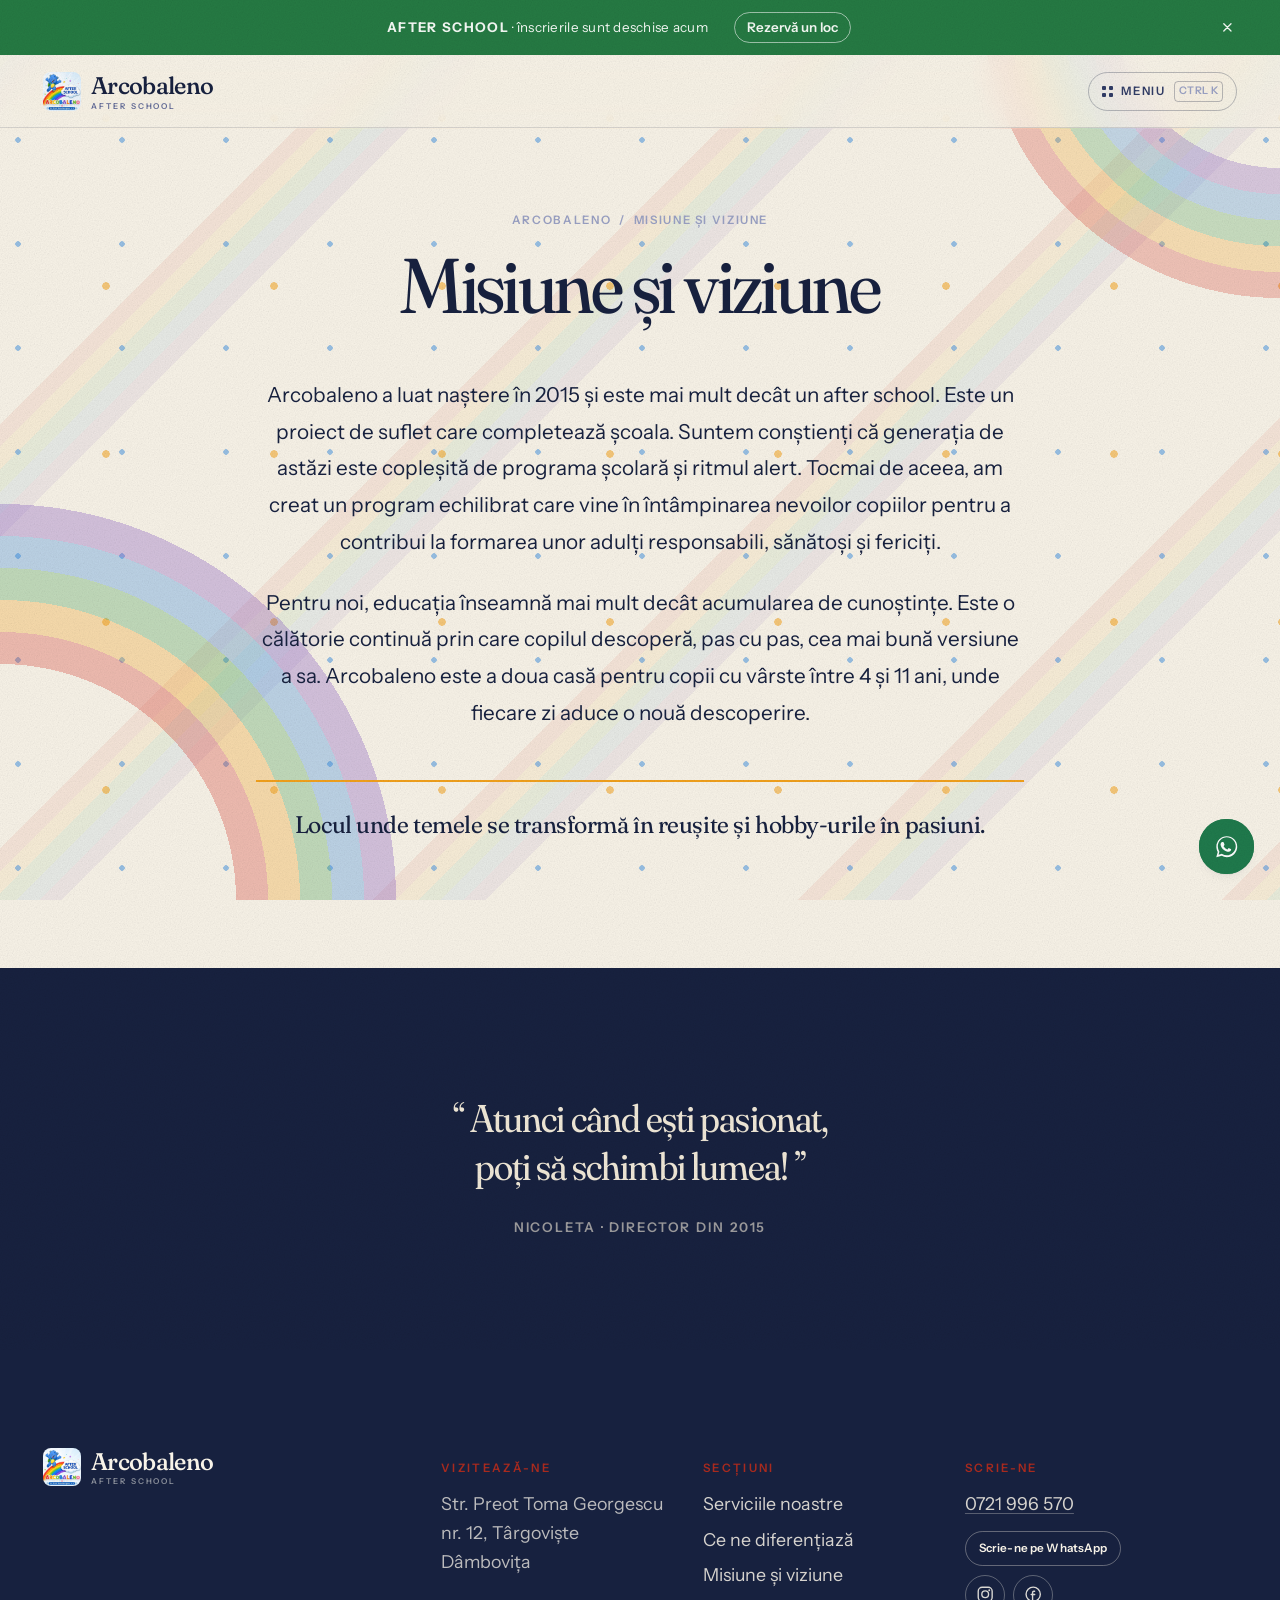
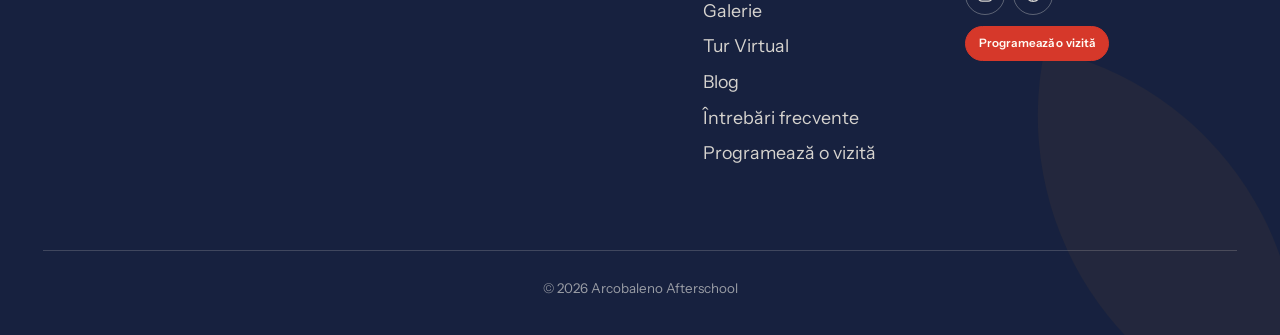
<file: approach.html>
<!doctype html>
<html lang="ro" class="no-js">
<head>
<meta charset="utf-8">
<meta name="viewport" content="width=device-width, initial-scale=1">
<title>Misiune și viziune — Arcobaleno</title>
<meta name="description" content="Blocuri lungi, puține întreruperi, unelte adevărate și adulți liniștiți. Cum funcționează Arcobaleno de fapt, inclusiv părțile la care nu ne pricepem.">
<link rel="canonical" href="https://arcobaleno.ro/approach.html">
<meta name="color-scheme" content="light">
<meta property="og:title" content="Misiune și viziune — Arcobaleno">
<meta property="og:description" content="Blocuri lungi, puține întreruperi, unelte adevărate și adulți liniștiți — inclusiv părțile la care nu ne pricepem.">
<meta property="og:type" content="article">
<link rel="icon" href="favicon.svg" type="image/svg+xml">
<link rel="preconnect" href="https://fonts.googleapis.com">
<link rel="preconnect" href="https://fonts.gstatic.com" crossorigin>
<link rel="stylesheet" href="https://fonts.googleapis.com/css2?family=Fraunces:ital,opsz,wght,SOFT,WONK@0,9..144,300..700,0..100,0..1&amp;family=Instrument+Sans:ital,wdth,wght@0,75..100,400..700&amp;display=swap">
<link rel="stylesheet" href="assets/css/base.css">
<link rel="stylesheet" href="assets/css/layout.css">
<link rel="stylesheet" href="assets/css/components.css">
<link rel="stylesheet" href="assets/css/pages.css">
<script>
  document.documentElement.classList.remove('no-js');
  try {
    /* Închiderea ține cât ține fila deschisă, nu mai mult: X-ul scapă de
       anunț acum, dar la următoarea vizită el e din nou acolo. */
    if (sessionStorage.getItem('arc-banner') === 'off') {
      document.documentElement.classList.add('banner-off');
    }
    localStorage.removeItem('arc-banner');
  } catch (e) { /* modul privat pe iOS */ }
</script>
</head>
<body>

<a class="skip" href="#main">Sari la conținut</a>

<svg width="0" height="0" aria-hidden="true" focusable="false" style="position:absolute">
  <defs>
    <symbol id="i-arrow" viewBox="0 0 16 16"><path d="M2 8h12M9 3l5 5-5 5" fill="none" stroke="currentColor" stroke-width="1.6" stroke-linecap="round" stroke-linejoin="round"/></symbol>
    <symbol id="i-arrow-up" viewBox="0 0 16 16"><path d="M8 14V2M3 7l5-5 5 5" fill="none" stroke="currentColor" stroke-width="1.7" stroke-linecap="round" stroke-linejoin="round"/></symbol>
    <symbol id="i-close" viewBox="0 0 16 16"><path d="m3.5 3.5 9 9M12.5 3.5l-9 9" fill="none" stroke="currentColor" stroke-width="1.6" stroke-linecap="round"/></symbol>
    <symbol id="i-phone" viewBox="0 0 16 16"><path d="M5.6 2.4 7 5.1 5.6 6.6c.6 1.5 2.3 3.2 3.8 3.8l1.5-1.4 2.7 1.4-.4 2.4c-.1.6-.6 1-1.2 1C6.6 13.7 2.3 9.4 2.2 4c0-.6.4-1.1 1-1.2Z" fill="none" stroke="currentColor" stroke-width="1.4" stroke-linejoin="round"/></symbol>
    <symbol id="i-mark" viewBox="0 0 40 40">
      <path d="M8.5 33.5V18a11.5 11.5 0 0 1 23 0v15.5" fill="none" stroke="currentColor" stroke-width="2.2" stroke-linecap="round"/>
      <g stroke="currentColor" stroke-width="1.9" stroke-linecap="round" stroke-linejoin="round" fill="none" opacity="0.62">
        <path d="M20 33V13.5"/><path d="M20 28.5c-3.4 0-5.4-1.9-5.9-5.4 3.5-.3 5.7 1.5 5.9 5.4Z"/>
        <path d="M20 28.5c3.4 0 5.4-1.9 5.9-5.4-3.5-.3-5.7 1.5-5.9 5.4Z"/>
        <path d="M20 21.6c-2.7 0-4.3-1.6-4.7-4.5 2.8-.3 4.6 1.3 4.7 4.5Z"/>
        <path d="M20 21.6c2.7 0 4.3-1.6 4.7-4.5-2.8-.3-4.6 1.3-4.7 4.5Z"/>
      </g>
    </symbol>
    <symbol id="i-instagram" viewBox="0 0 24 24">
      <rect x="2.9" y="2.9" width="18.2" height="18.2" rx="5.2" fill="none" stroke="currentColor" stroke-width="1.8"/>
      <circle cx="12" cy="12" r="4.4" fill="none" stroke="currentColor" stroke-width="1.8"/>
      <circle cx="17.3" cy="6.8" r="1.25" fill="currentColor"/>
    </symbol>
    <symbol id="i-facebook" viewBox="0 0 24 24">
      <circle cx="12" cy="12" r="9.3" fill="none" stroke="currentColor" stroke-width="1.8"/>
      <path d="M13.9 8.2h-1.2c-1 0-1.5.6-1.5 1.6v10M9.4 12.4h4.6" fill="none" stroke="currentColor" stroke-width="1.8" stroke-linecap="round" stroke-linejoin="round"/>
    </symbol>
  </defs>
</svg>

<div class="banner" data-banner>
  <p class="banner__text"><strong>After School</strong> &middot; înscrierile sunt deschise acum</p>
  <a class="banner__cta" href="visit.html#enquire">Rezervă un loc</a>
  <button class="banner__close" type="button" data-banner-close>
    <span class="u-sr">Închide anunțul</span>
    <svg aria-hidden="true"><use href="#i-close"/></svg>
  </button>
</div>

<header class="masthead" data-masthead>
  <div class="masthead__inner">
    <a class="mark" href="index.html" aria-label="Arcobaleno Afterschool, prima pagină">
      <span class="mark__badge"><svg class="mark__glyph" aria-hidden="true"><use href="#i-mark"/></svg><img class="mark__logo" src="assets/img/logo.jpg" alt="" data-optional decoding="async"></span>
      <span class="mark__type"><span class="mark__name">Arcobaleno</span><span class="mark__sub">After School</span></span>
    </a>
      <noscript>
        <nav class="masthead__nav" aria-label="Principal">
          <a class="navlink" href="rooms.html">Serviciile noastre</a>
          <a class="navlink" href="ce-ne-diferentiaza.html">Ce ne diferențiază</a>
          <a class="navlink" href="approach.html">Misiune și viziune</a>
          <a class="navlink" href="gallery.html">Galerie</a>
          <a class="navlink" href="tur-virtual.html">Tur Virtual</a>
          <a class="navlink" href="blog.html">Blog</a>
          <a class="navlink" href="faq.html">Întrebări</a>
        </nav>
      </noscript>
    <div class="masthead__actions">
      <button class="burger" type="button" aria-expanded="false" aria-controls="drawer" data-burger>
        <span class="u-sr">Meniu</span>
        <span class="burger__bars" aria-hidden="true"><span></span><span></span></span>
      </button>
    </div>
  </div>
</header>


<main id="main">

  <section class="pagehead pagehead--centred shell">
    <div class="u-wide">
      <nav class="crumbs" aria-label="Firimituri">
        <a href="index.html">Arcobaleno</a> <span aria-hidden="true">/</span> <span>Misiune și viziune</span>
      </nav>
      <h1 class="pagehead__title">Misiune și viziune</h1>
    </div>
  </section>

  <!-- Pagina n-are coloană laterală, deci nu folosește `.spread`: e o singură
       coloană de text, centrată pe pagină. -->
  <section class="section section--flush-top shell">
    <article class="article article--centred u-wide">
      <p>
        Arcobaleno a luat naștere în 2015 și este mai mult decât un after school. Este un proiect de suflet care completează școala. Suntem conștienți că generația de astăzi este copleșită de programa școlară și ritmul alert. Tocmai de aceea, am creat un program echilibrat care vine în întâmpinarea nevoilor copiilor pentru a contribui la formarea unor adulți responsabili, sănătoși și fericiți.
      </p>

      <p>
        Pentru noi, educația înseamnă mai mult decât acumularea de cunoștințe. Este o călătorie continuă prin care copilul descoperă, pas cu pas, cea mai bună versiune a sa. Arcobaleno este a doua casă pentru copii cu vârste între 4 și 11 ani, unde fiecare zi aduce o nouă descoperire.
      </p>

      <blockquote>
        Locul unde temele se transformă în reușite și hobby-urile în pasiuni.
      </blockquote>
    </article>
  </section>

  <!-- `section--tight`: panoul e închis la culoare, ca și subsolul de sub el.
       Cu umplutura obișnuită, cele două se lipeau într-o bandă lată de
       cerneală, cu citatul pierdut sus în ea. -->
  <section class="section section--tight panel panel--ink is-panel shell">
    <div class="u-wide">
      <blockquote class="quote quote--centred reveal" data-reveal>
        <p class="quote__text">
          Atunci când ești pasionat, poți să schimbi lumea!
        </p>
        <footer class="quote__by">Nicoleta &middot; Director din 2015</footer>
      </blockquote>
    </div>
  </section>

</main>

<footer class="colophon shell">
  <div class="u-wide">
    <div class="colophon__grid">
      <div class="stack">
        <a class="mark" href="index.html">
          <span class="mark__badge"><svg class="mark__glyph" aria-hidden="true"><use href="#i-mark"/></svg><img class="mark__logo" src="assets/img/logo.jpg" alt="" data-optional decoding="async"></span>
          <span class="mark__type"><span class="mark__name">Arcobaleno</span><span class="mark__sub">After School</span></span>
        </a>
      </div>
      <div class="stack stack--sm">
        <p class="eyebrow eyebrow--bare">Vizitează-ne</p>
        <p style="font-size:var(--fs-sm);opacity:.85">Str. Preot Toma Georgescu nr. 12, Târgoviște<br>Dâmbovița</p>
      </div>
      <div class="stack stack--sm">
        <p class="eyebrow eyebrow--bare">Secțiuni</p>
        <ul role="list" class="colophon__links">
          <li><a href="rooms.html">Serviciile noastre</a></li>
          <li><a href="ce-ne-diferentiaza.html">Ce ne diferențiază</a></li>
          <li><a href="approach.html">Misiune și viziune</a></li>
          <li><a href="gallery.html">Galerie</a></li>
          <li><a href="tur-virtual.html">Tur Virtual</a></li>
          <li><a href="blog.html">Blog</a></li>
          <li><a href="faq.html">Întrebări frecvente</a></li>
          <li><a href="visit.html">Programează o vizită</a></li>
        </ul>
      </div>
      <div class="stack stack--sm">
        <p class="eyebrow eyebrow--bare">Scrie-ne</p>
        <p style="font-size:var(--fs-sm);opacity:.85"><a href="tel:+40721996570">0721 996 570</a></p>
        <p><a class="btn btn--ghost btn--sm" href="https://wa.me/40721996570" target="_blank" rel="noopener">Scrie-ne pe WhatsApp</a></p>
        <div class="socials">
          <a class="social" href="https://www.instagram.com/after_school_arcobaleno/" target="_blank" rel="noopener">
            <span class="u-sr">Arcobaleno pe Instagram</span>
            <svg aria-hidden="true"><use href="#i-instagram"/></svg>
          </a>
          <a class="social" href="https://www.facebook.com/afterschoolarcobalenotargoviste/" target="_blank" rel="noopener">
            <span class="u-sr">Arcobaleno pe Facebook</span>
            <svg aria-hidden="true"><use href="#i-facebook"/></svg>
          </a>
        </div>
        <p><a class="btn btn--clay btn--sm" href="visit.html#enquire">Programează o vizită</a></p>
      </div>
    </div>
    <div class="colophon__base">
      <p>&copy; 2026 Arcobaleno Afterschool</p>
    </div>
  </div>
</footer>

<button class="to-top" type="button" data-top>
  <span class="u-sr">Înapoi sus</span>
  <svg aria-hidden="true"><use href="#i-arrow-up"/></svg>
</button>

<script src="assets/js/site.js" defer></script>
</body>
</html>
</file>
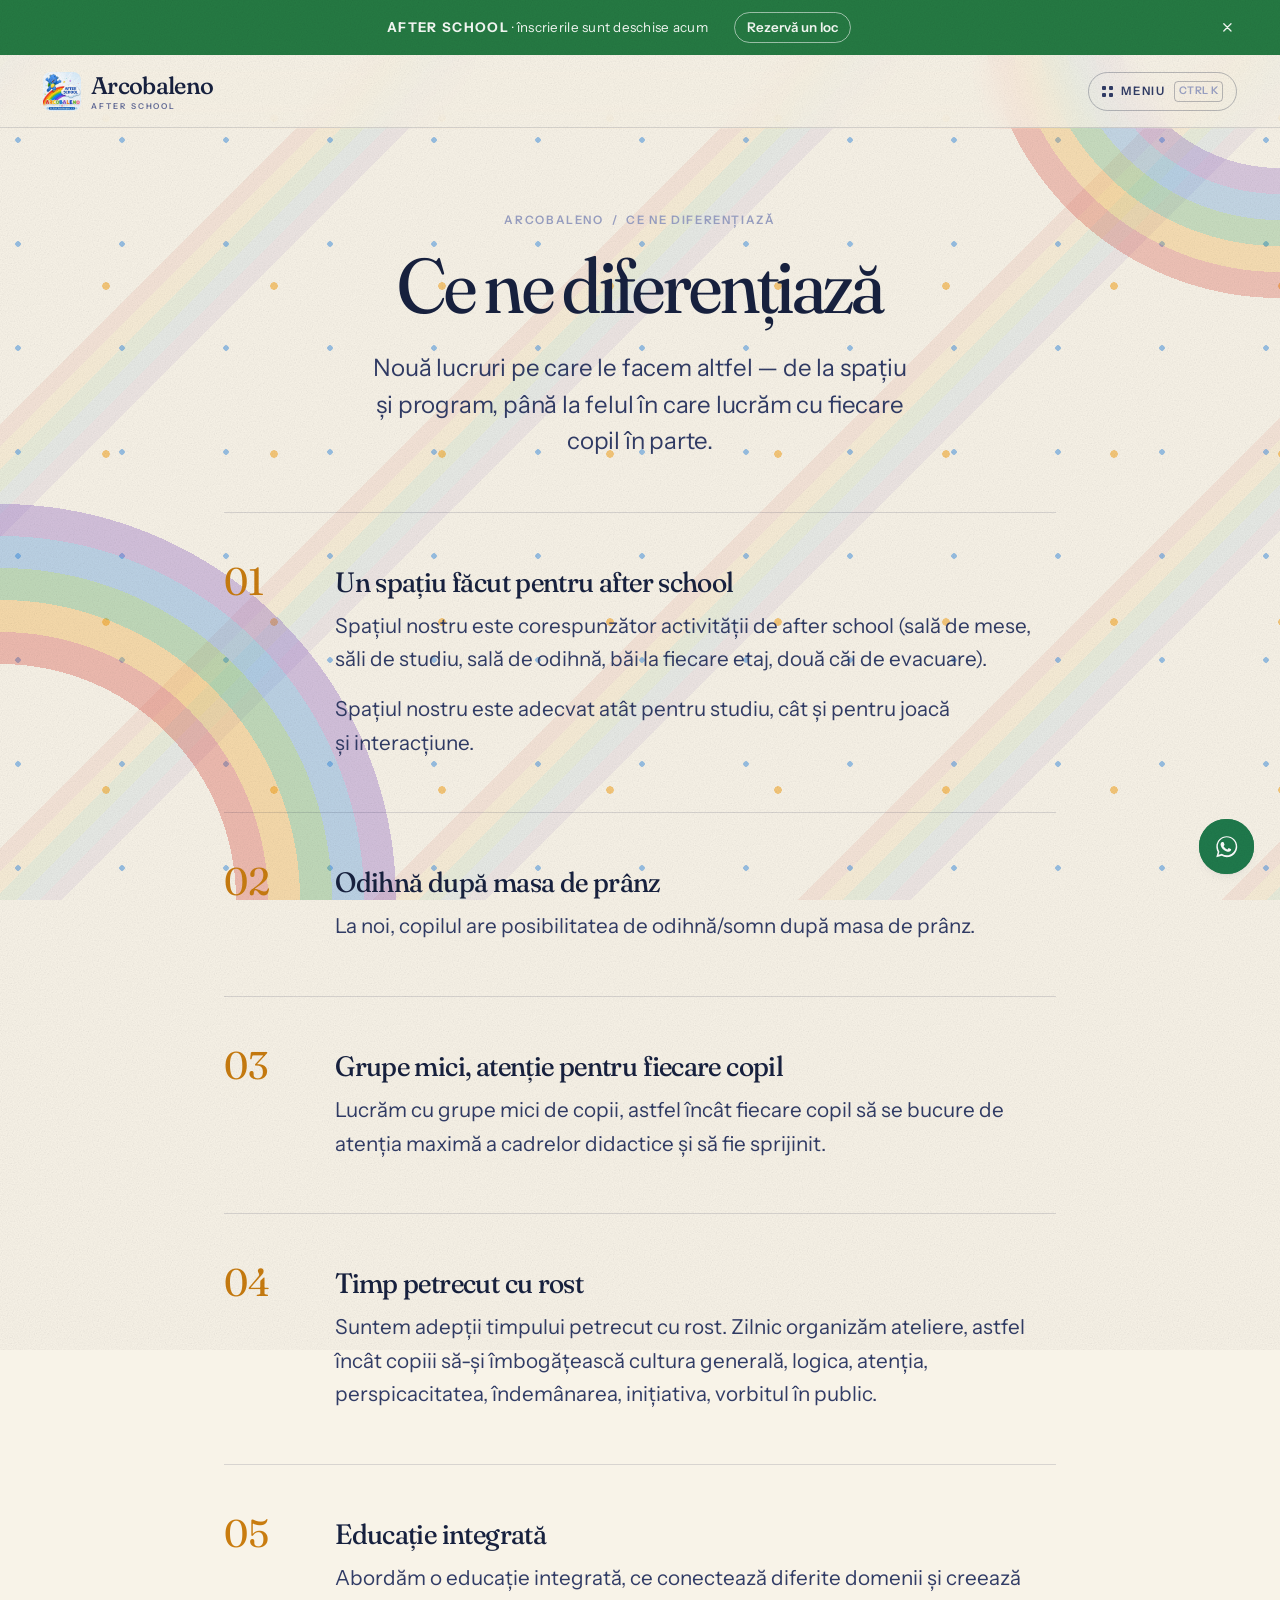
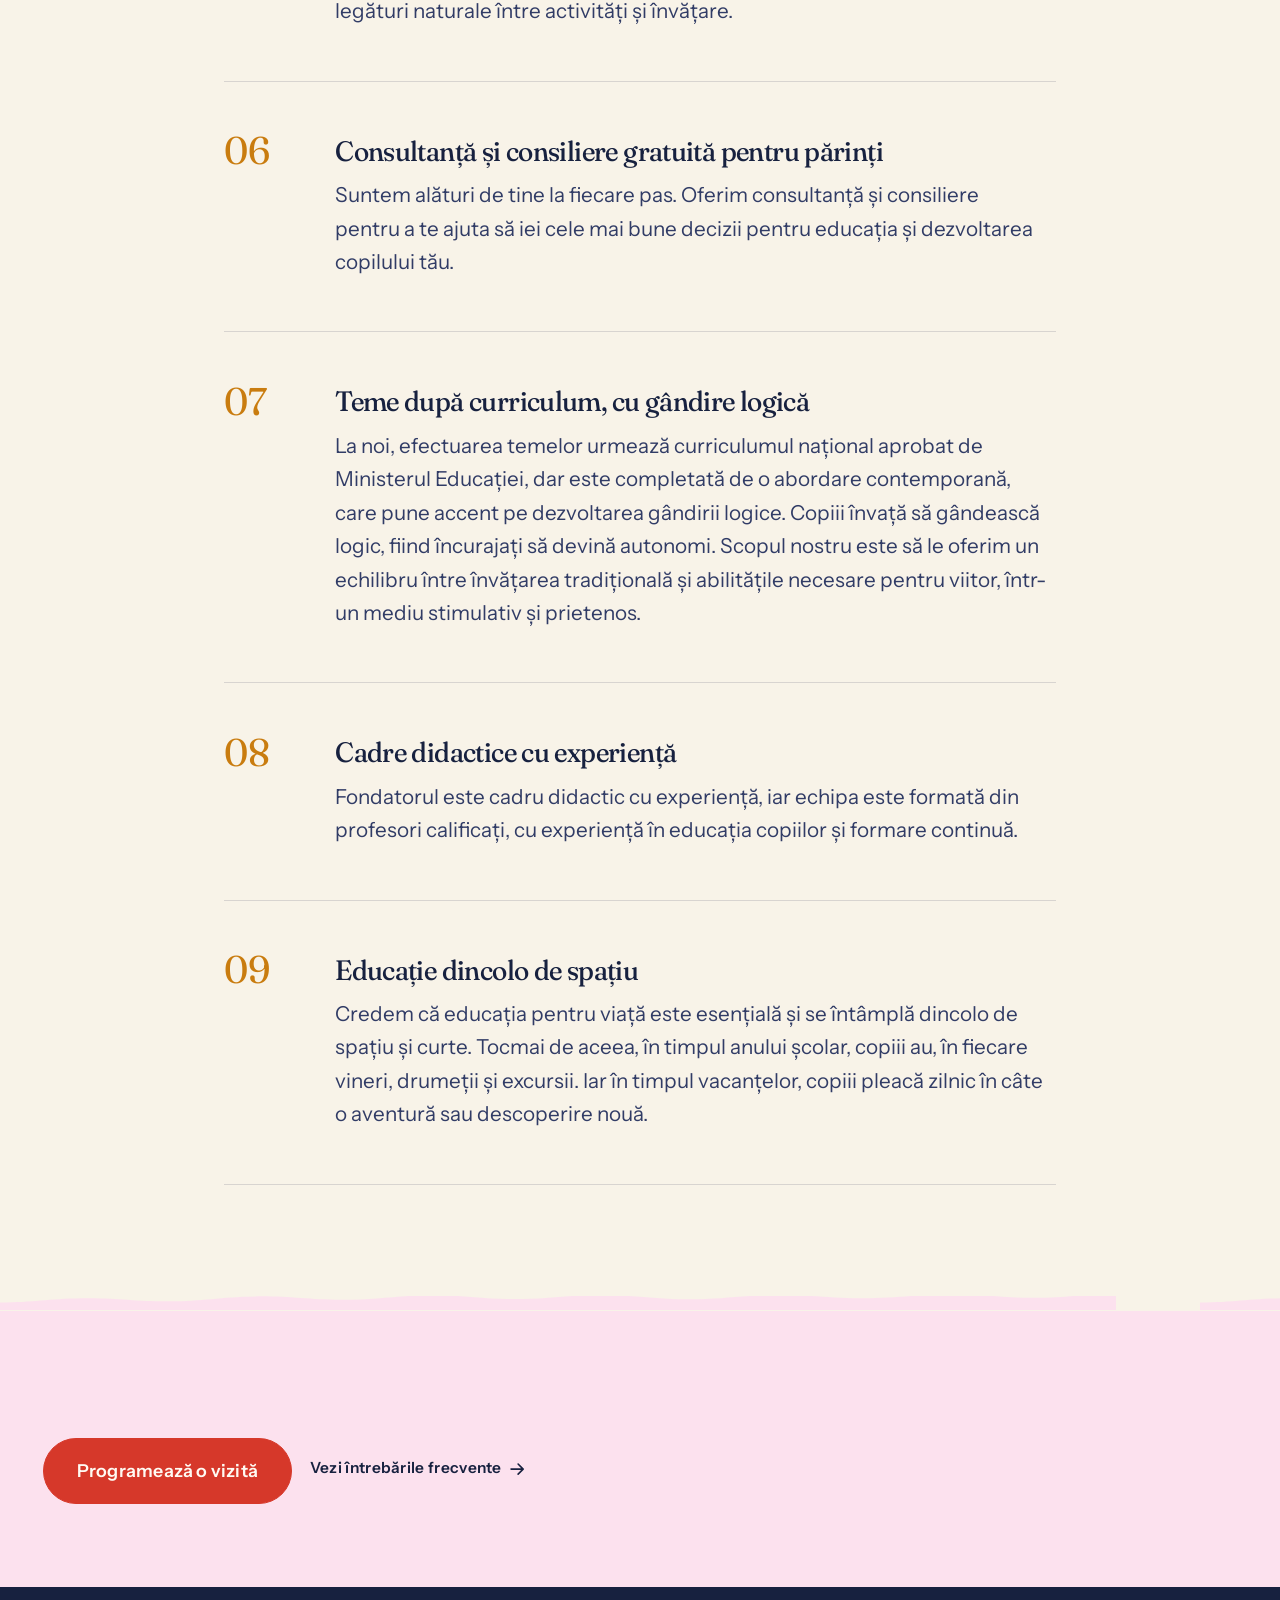
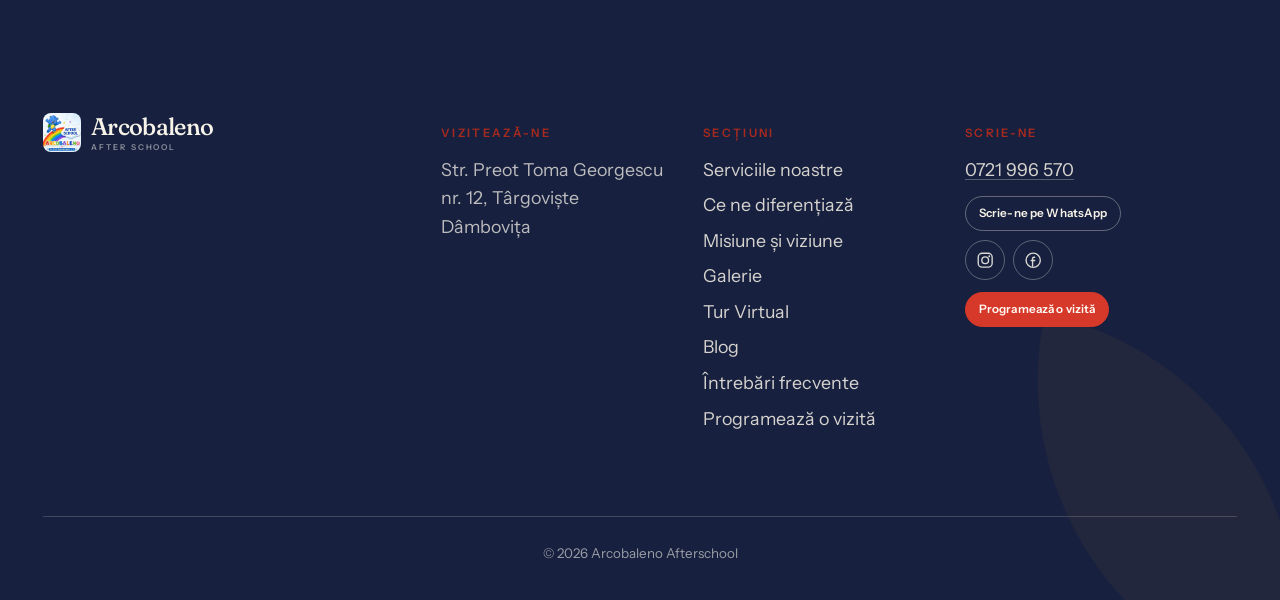
<file: ce-ne-diferentiaza.html>
<!doctype html>
<html lang="ro" class="no-js">
<head>
<meta charset="utf-8">
<meta name="viewport" content="width=device-width, initial-scale=1">
<title>Ce ne diferențiază — Arcobaleno</title>
<meta name="description" content="Spațiu gândit pentru after school, grupe mici, odihnă după prânz, ateliere zilnice și teme după curriculumul național, completate de o abordare contemporană.">
<link rel="canonical" href="https://arcobaleno.ro/ce-ne-diferentiaza.html">
<meta name="color-scheme" content="light">
<meta property="og:title" content="Ce ne diferențiază — Arcobaleno">
<meta property="og:description" content="Nouă lucruri care fac diferența la Arcobaleno Afterschool, din Târgoviște.">
<meta property="og:type" content="article">
<link rel="icon" href="favicon.svg" type="image/svg+xml">
<link rel="preconnect" href="https://fonts.googleapis.com">
<link rel="preconnect" href="https://fonts.gstatic.com" crossorigin>
<link rel="stylesheet" href="https://fonts.googleapis.com/css2?family=Fraunces:ital,opsz,wght,SOFT,WONK@0,9..144,300..700,0..100,0..1&amp;family=Instrument+Sans:ital,wdth,wght@0,75..100,400..700&amp;display=swap">
<link rel="stylesheet" href="assets/css/base.css">
<link rel="stylesheet" href="assets/css/layout.css">
<link rel="stylesheet" href="assets/css/components.css">
<link rel="stylesheet" href="assets/css/pages.css">
<script>
  document.documentElement.classList.remove('no-js');
  try {
    /* Închiderea ține cât ține fila deschisă, nu mai mult: X-ul scapă de
       anunț acum, dar la următoarea vizită el e din nou acolo. */
    if (sessionStorage.getItem('arc-banner') === 'off') {
      document.documentElement.classList.add('banner-off');
    }
    localStorage.removeItem('arc-banner');
  } catch (e) { /* modul privat pe iOS */ }
</script>
</head>
<body>

<a class="skip" href="#main">Sari la conținut</a>

<svg width="0" height="0" aria-hidden="true" focusable="false" style="position:absolute">
  <defs>
    <symbol id="i-arrow" viewBox="0 0 16 16"><path d="M2 8h12M9 3l5 5-5 5" fill="none" stroke="currentColor" stroke-width="1.6" stroke-linecap="round" stroke-linejoin="round"/></symbol>
    <symbol id="i-arrow-up" viewBox="0 0 16 16"><path d="M8 14V2M3 7l5-5 5 5" fill="none" stroke="currentColor" stroke-width="1.7" stroke-linecap="round" stroke-linejoin="round"/></symbol>
    <symbol id="i-close" viewBox="0 0 16 16"><path d="m3.5 3.5 9 9M12.5 3.5l-9 9" fill="none" stroke="currentColor" stroke-width="1.6" stroke-linecap="round"/></symbol>
    <symbol id="i-phone" viewBox="0 0 16 16"><path d="M5.6 2.4 7 5.1 5.6 6.6c.6 1.5 2.3 3.2 3.8 3.8l1.5-1.4 2.7 1.4-.4 2.4c-.1.6-.6 1-1.2 1C6.6 13.7 2.3 9.4 2.2 4c0-.6.4-1.1 1-1.2Z" fill="none" stroke="currentColor" stroke-width="1.4" stroke-linejoin="round"/></symbol>
    <symbol id="i-mark" viewBox="0 0 40 40">
      <path d="M8.5 33.5V18a11.5 11.5 0 0 1 23 0v15.5" fill="none" stroke="currentColor" stroke-width="2.2" stroke-linecap="round"/>
      <g stroke="currentColor" stroke-width="1.9" stroke-linecap="round" stroke-linejoin="round" fill="none" opacity="0.62">
        <path d="M20 33V13.5"/><path d="M20 28.5c-3.4 0-5.4-1.9-5.9-5.4 3.5-.3 5.7 1.5 5.9 5.4Z"/>
        <path d="M20 28.5c3.4 0 5.4-1.9 5.9-5.4-3.5-.3-5.7 1.5-5.9 5.4Z"/>
        <path d="M20 21.6c-2.7 0-4.3-1.6-4.7-4.5 2.8-.3 4.6 1.3 4.7 4.5Z"/>
        <path d="M20 21.6c2.7 0 4.3-1.6 4.7-4.5-2.8-.3-4.6 1.3-4.7 4.5Z"/>
      </g>
    </symbol>
    <symbol id="i-instagram" viewBox="0 0 24 24">
      <rect x="2.9" y="2.9" width="18.2" height="18.2" rx="5.2" fill="none" stroke="currentColor" stroke-width="1.8"/>
      <circle cx="12" cy="12" r="4.4" fill="none" stroke="currentColor" stroke-width="1.8"/>
      <circle cx="17.3" cy="6.8" r="1.25" fill="currentColor"/>
    </symbol>
    <symbol id="i-facebook" viewBox="0 0 24 24">
      <circle cx="12" cy="12" r="9.3" fill="none" stroke="currentColor" stroke-width="1.8"/>
      <path d="M13.9 8.2h-1.2c-1 0-1.5.6-1.5 1.6v10M9.4 12.4h4.6" fill="none" stroke="currentColor" stroke-width="1.8" stroke-linecap="round" stroke-linejoin="round"/>
    </symbol>
  </defs>
</svg>

<div class="banner" data-banner>
  <p class="banner__text"><strong>After School</strong> &middot; înscrierile sunt deschise acum</p>
  <a class="banner__cta" href="visit.html#enquire">Rezervă un loc</a>
  <button class="banner__close" type="button" data-banner-close>
    <span class="u-sr">Închide anunțul</span>
    <svg aria-hidden="true"><use href="#i-close"/></svg>
  </button>
</div>

<header class="masthead" data-masthead>
  <div class="masthead__inner">
    <a class="mark" href="index.html" aria-label="Arcobaleno Afterschool, prima pagină">
      <span class="mark__badge"><svg class="mark__glyph" aria-hidden="true"><use href="#i-mark"/></svg><img class="mark__logo" src="assets/img/logo.jpg" alt="" data-optional decoding="async"></span>
      <span class="mark__type"><span class="mark__name">Arcobaleno</span><span class="mark__sub">After School</span></span>
    </a>
      <noscript>
        <nav class="masthead__nav" aria-label="Principal">
          <a class="navlink" href="rooms.html">Serviciile noastre</a>
          <a class="navlink" href="ce-ne-diferentiaza.html">Ce ne diferențiază</a>
          <a class="navlink" href="approach.html">Misiune și viziune</a>
          <a class="navlink" href="gallery.html">Galerie</a>
          <a class="navlink" href="tur-virtual.html">Tur Virtual</a>
          <a class="navlink" href="blog.html">Blog</a>
          <a class="navlink" href="faq.html">Întrebări</a>
        </nav>
      </noscript>
    <div class="masthead__actions">
      <button class="burger" type="button" aria-expanded="false" aria-controls="drawer" data-burger>
        <span class="u-sr">Meniu</span>
        <span class="burger__bars" aria-hidden="true"><span></span><span></span></span>
      </button>
    </div>
  </div>
</header>


<main id="main">

  <section class="pagehead pagehead--centred shell">
    <div class="u-wide">
      <nav class="crumbs" aria-label="Firimituri">
        <a href="index.html">Arcobaleno</a> <span aria-hidden="true">/</span> <span>Ce ne diferențiază</span>
      </nav>
      <h1 class="pagehead__title">Ce ne diferențiază</h1>
      <p class="pagehead__lede lede">
        Nouă lucruri pe care le facem altfel — de la spațiu și program, până la
        felul în care lucrăm cu fiecare copil în parte.
      </p>
    </div>
  </section>

  <!-- Punctele se citesc ca un text, nu ca niște cartonașe: o singură coloană,
       numerele atârnate în marginea din stânga, un fir de păr între ele.
       Titlurile sunt scurte, ca ochiul să poată sări printre ele; textul de sub
       fiecare e cel scris de școală, neatins. -->
  <section class="section section--flush-top shell">
    <ol class="diffs u-wide reveal" data-reveal>

      <li class="diff">
        <p class="diff__no" aria-hidden="true">01</p>
        <div class="diff__body">
          <h2 class="diff__title">Un spațiu făcut pentru after school</h2>
          <p>Spațiul nostru este corespunzător activității de after school (sală de mese, săli de studiu, sală de odihnă, băi la fiecare etaj, două căi de evacuare).</p>
          <p>Spațiul nostru este adecvat atât pentru studiu, cât și pentru joacă și interacțiune.</p>
        </div>
      </li>

      <li class="diff">
        <p class="diff__no" aria-hidden="true">02</p>
        <div class="diff__body">
          <h2 class="diff__title">Odihnă după masa de prânz</h2>
          <p>La noi, copilul are posibilitatea de odihnă/somn după masa de prânz.</p>
        </div>
      </li>

      <li class="diff">
        <p class="diff__no" aria-hidden="true">03</p>
        <div class="diff__body">
          <h2 class="diff__title">Grupe mici, atenție pentru fiecare copil</h2>
          <p>Lucrăm cu grupe mici de copii, astfel încât fiecare copil să se bucure de atenția maximă a cadrelor didactice și să fie sprijinit.</p>
        </div>
      </li>

      <li class="diff">
        <p class="diff__no" aria-hidden="true">04</p>
        <div class="diff__body">
          <h2 class="diff__title">Timp petrecut cu rost</h2>
          <p>Suntem adepții timpului petrecut cu rost. Zilnic organizăm ateliere, astfel încât copiii să-și îmbogățească cultura generală, logica, atenția, perspicacitatea, îndemânarea, inițiativa, vorbitul în public.</p>
        </div>
      </li>

      <li class="diff">
        <p class="diff__no" aria-hidden="true">05</p>
        <div class="diff__body">
          <h2 class="diff__title">Educație integrată</h2>
          <p>Abordăm o educație integrată, ce conectează diferite domenii și creează legături naturale între activități și învățare.</p>
        </div>
      </li>

      <li class="diff">
        <p class="diff__no" aria-hidden="true">06</p>
        <div class="diff__body">
          <h2 class="diff__title">Consultanță și consiliere gratuită pentru părinți</h2>
          <p>Suntem alături de tine la fiecare pas. Oferim consultanță și consiliere pentru a te ajuta să iei cele mai bune decizii pentru educația și dezvoltarea copilului tău.</p>
        </div>
      </li>

      <li class="diff">
        <p class="diff__no" aria-hidden="true">07</p>
        <div class="diff__body">
          <h2 class="diff__title">Teme după curriculum, cu gândire logică</h2>
          <p>La noi, efectuarea temelor urmează curriculumul național aprobat de Ministerul Educației, dar este completată de o abordare contemporană, care pune accent pe dezvoltarea gândirii logice. Copiii învață să gândească logic, fiind încurajați să devină autonomi. Scopul nostru este să le oferim un echilibru între învățarea tradițională și abilitățile necesare pentru viitor, într-un mediu stimulativ și prietenos.</p>
        </div>
      </li>

      <li class="diff">
        <p class="diff__no" aria-hidden="true">08</p>
        <div class="diff__body">
          <h2 class="diff__title">Cadre didactice cu experiență</h2>
          <p>Fondatorul este cadru didactic cu experiență, iar echipa este formată din profesori calificați, cu experiență în educația copiilor și formare continuă.</p>
        </div>
      </li>

      <li class="diff">
        <p class="diff__no" aria-hidden="true">09</p>
        <div class="diff__body">
          <h2 class="diff__title">Educație dincolo de spațiu</h2>
          <p>Credem că educația pentru viață este esențială și se întâmplă dincolo de spațiu și curte. Tocmai de aceea, în timpul anului școlar, copiii au, în fiecare vineri, drumeții și excursii. Iar în timpul vacanțelor, copiii pleacă zilnic în câte o aventură sau descoperire nouă.</p>
        </div>
      </li>

    </ol>
  </section>

  <section class="section section--tight panel panel--petal panel--seam is-panel shell">
    <div class="u-wide cta__inner">
      <div class="stack stack--md">
        <div class="cluster">
          <a class="btn btn--clay btn--lg" href="visit.html#enquire">Programează o vizită</a>
          <a class="arrow-link" href="faq.html">
            Vezi întrebările frecvente
            <svg aria-hidden="true"><use href="#i-arrow"/></svg>
          </a>
        </div>
      </div>
    </div>
  </section>

</main>

<footer class="colophon shell">
  <div class="u-wide">
    <div class="colophon__grid">
      <div class="stack">
        <a class="mark" href="index.html">
          <span class="mark__badge"><svg class="mark__glyph" aria-hidden="true"><use href="#i-mark"/></svg><img class="mark__logo" src="assets/img/logo.jpg" alt="" data-optional decoding="async"></span>
          <span class="mark__type"><span class="mark__name">Arcobaleno</span><span class="mark__sub">After School</span></span>
        </a>
      </div>
      <div class="stack stack--sm">
        <p class="eyebrow eyebrow--bare">Vizitează-ne</p>
        <p style="font-size:var(--fs-sm);opacity:.85">Str. Preot Toma Georgescu nr. 12, Târgoviște<br>Dâmbovița</p>
      </div>
      <div class="stack stack--sm">
        <p class="eyebrow eyebrow--bare">Secțiuni</p>
        <ul role="list" class="colophon__links">
          <li><a href="rooms.html">Serviciile noastre</a></li>
          <li><a href="ce-ne-diferentiaza.html">Ce ne diferențiază</a></li>
          <li><a href="approach.html">Misiune și viziune</a></li>
          <li><a href="gallery.html">Galerie</a></li>
          <li><a href="tur-virtual.html">Tur Virtual</a></li>
          <li><a href="blog.html">Blog</a></li>
          <li><a href="faq.html">Întrebări frecvente</a></li>
          <li><a href="visit.html">Programează o vizită</a></li>
        </ul>
      </div>
      <div class="stack stack--sm">
        <p class="eyebrow eyebrow--bare">Scrie-ne</p>
        <p style="font-size:var(--fs-sm);opacity:.85"><a href="tel:+40721996570">0721 996 570</a></p>
        <p><a class="btn btn--ghost btn--sm" href="https://wa.me/40721996570" target="_blank" rel="noopener">Scrie-ne pe WhatsApp</a></p>
        <div class="socials">
          <a class="social" href="https://www.instagram.com/after_school_arcobaleno/" target="_blank" rel="noopener">
            <span class="u-sr">Arcobaleno pe Instagram</span>
            <svg aria-hidden="true"><use href="#i-instagram"/></svg>
          </a>
          <a class="social" href="https://www.facebook.com/afterschoolarcobalenotargoviste/" target="_blank" rel="noopener">
            <span class="u-sr">Arcobaleno pe Facebook</span>
            <svg aria-hidden="true"><use href="#i-facebook"/></svg>
          </a>
        </div>
        <p><a class="btn btn--clay btn--sm" href="visit.html#enquire">Programează o vizită</a></p>
      </div>
    </div>
    <div class="colophon__base">
      <p>&copy; 2026 Arcobaleno Afterschool</p>
    </div>
  </div>
</footer>

<button class="to-top" type="button" data-top>
  <span class="u-sr">Înapoi sus</span>
  <svg aria-hidden="true"><use href="#i-arrow-up"/></svg>
</button>

<script src="assets/js/site.js" defer></script>
</body>
</html>
</file>
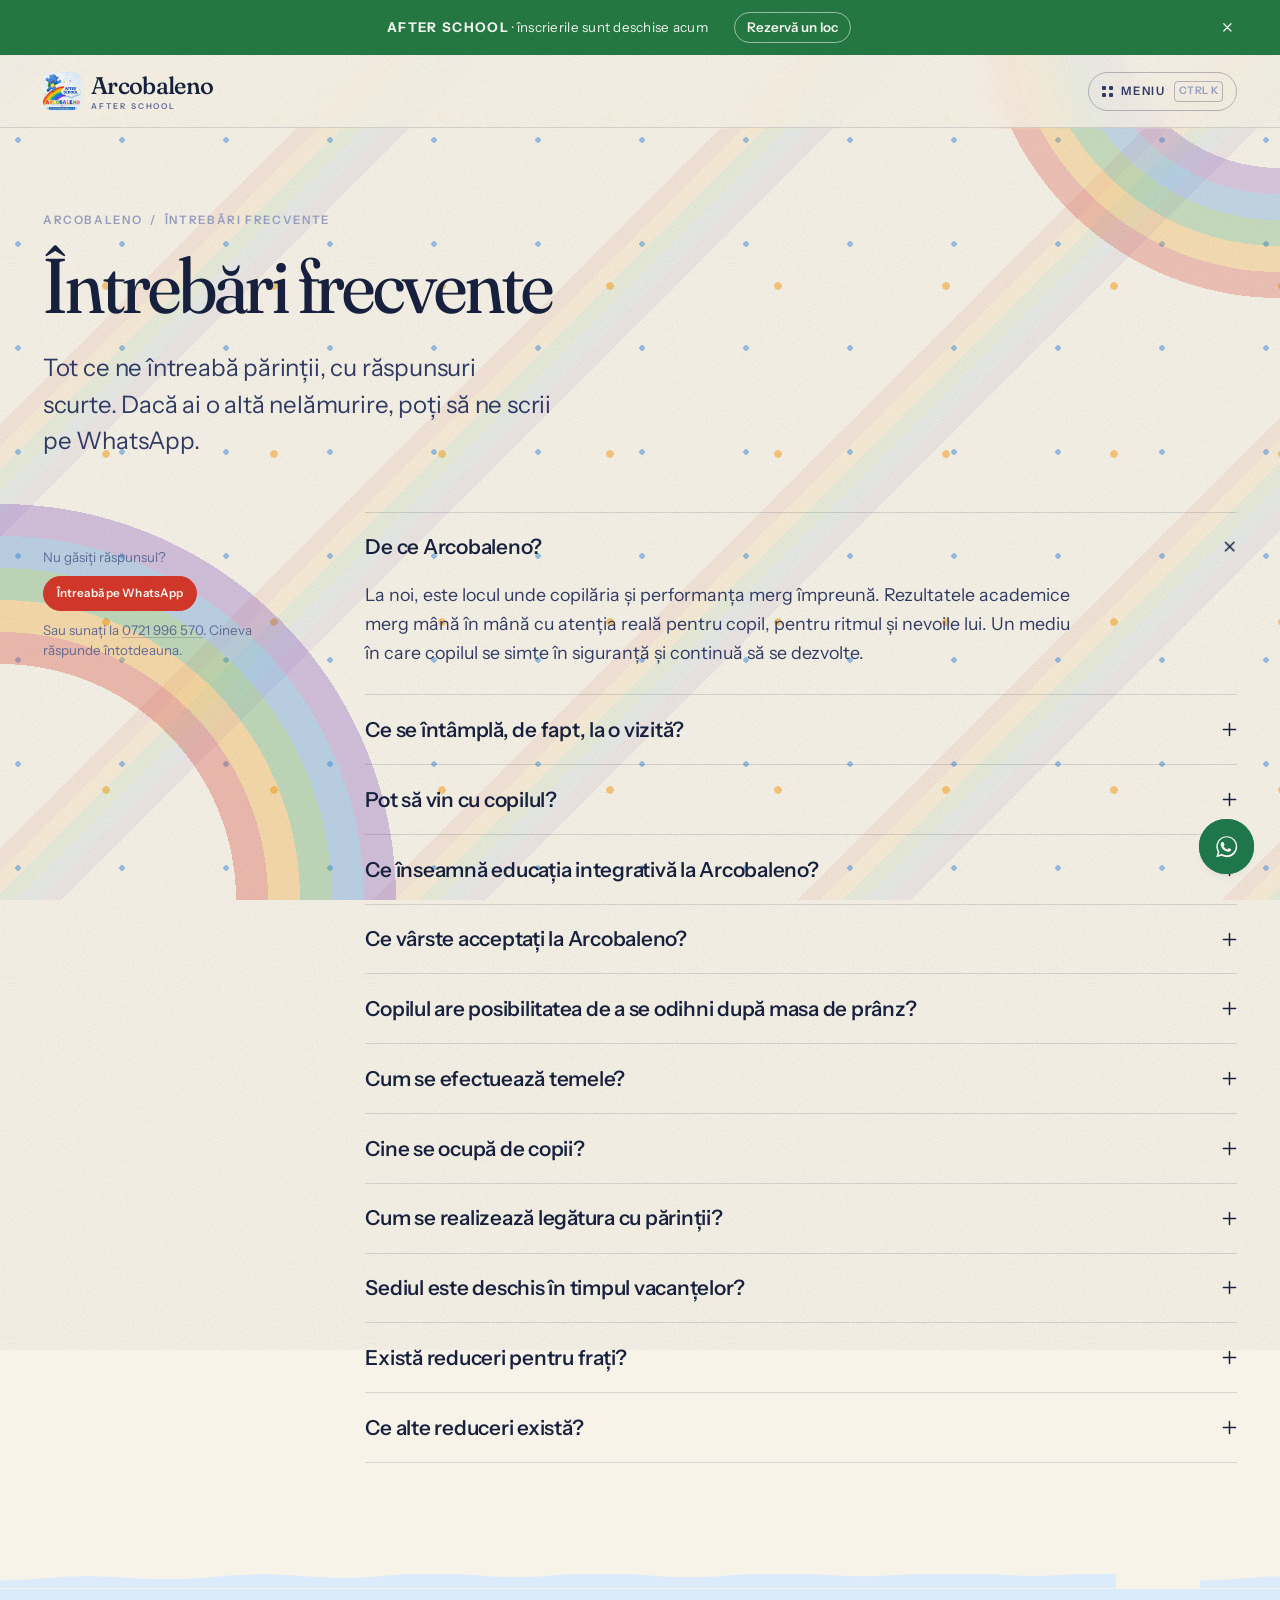
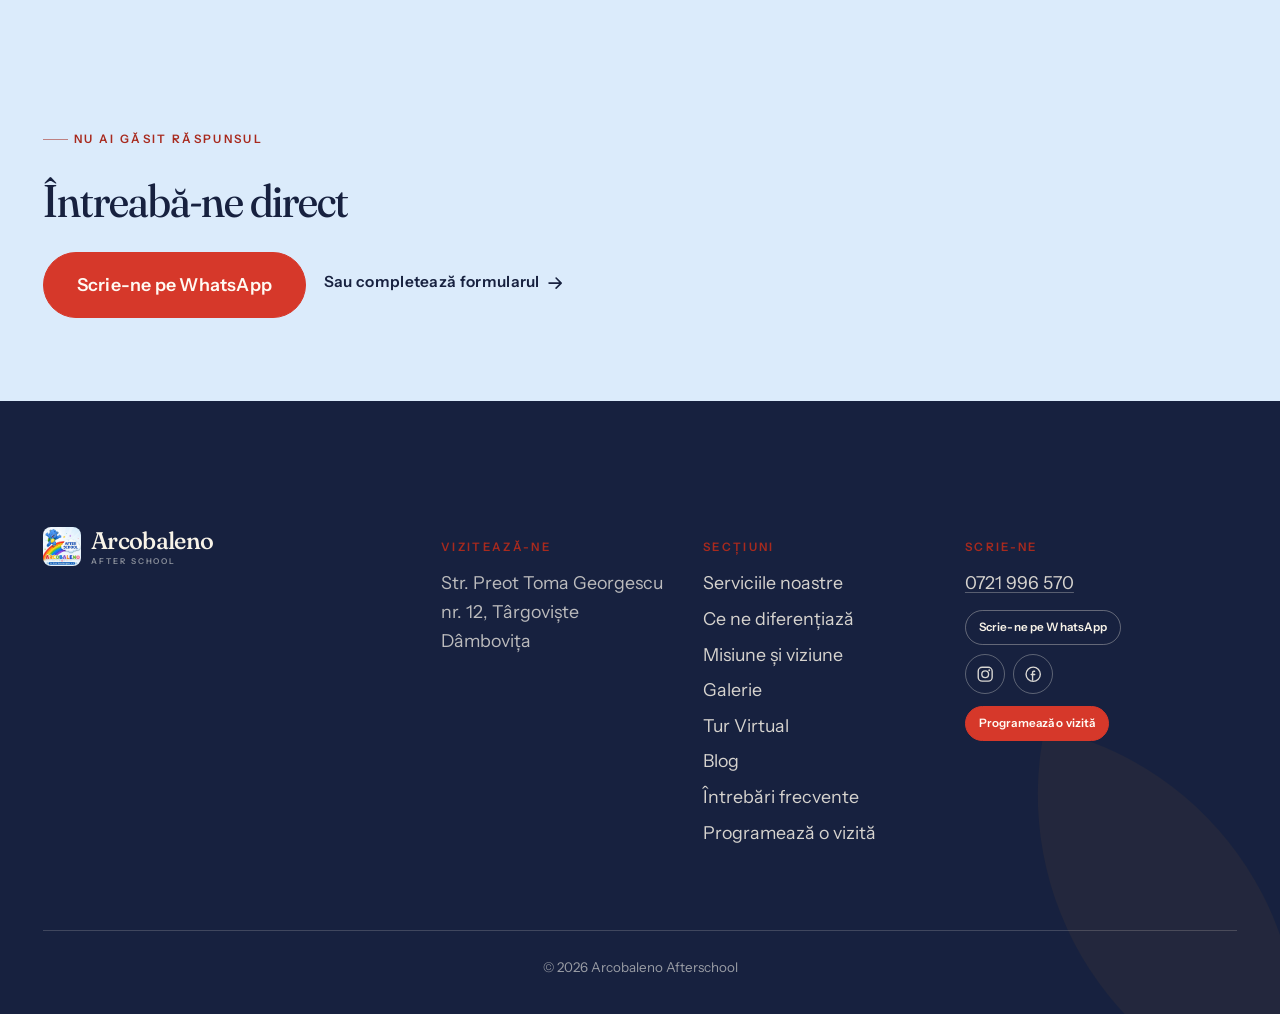
<file: faq.html>
<!doctype html>
<html lang="ro" class="no-js">
<head>
<meta charset="utf-8">
<meta name="viewport" content="width=device-width, initial-scale=1">
<title>Întrebări frecvente — Arcobaleno</title>
<meta name="description" content="Înscriere, program, mâncare, alergii, plăți și zilele închise. Toate întrebările pe care ni le pun părinții, cu răspunsuri scurte și sincere.">
<link rel="canonical" href="https://arcobaleno.ro/faq.html">
<meta name="color-scheme" content="light">
<meta property="og:title" content="Întrebări frecvente — Arcobaleno">
<meta property="og:description" content="Tot ce ne întreabă părinții înainte să vină în vizită, adunat într-un singur loc.">
<meta property="og:type" content="website">
<link rel="icon" href="favicon.svg" type="image/svg+xml">
<link rel="preconnect" href="https://fonts.googleapis.com">
<link rel="preconnect" href="https://fonts.gstatic.com" crossorigin>
<link rel="stylesheet" href="https://fonts.googleapis.com/css2?family=Fraunces:ital,opsz,wght,SOFT,WONK@0,9..144,300..700,0..100,0..1&amp;family=Instrument+Sans:ital,wdth,wght@0,75..100,400..700&amp;display=swap">
<link rel="stylesheet" href="assets/css/base.css">
<link rel="stylesheet" href="assets/css/layout.css">
<link rel="stylesheet" href="assets/css/components.css">
<link rel="stylesheet" href="assets/css/pages.css">
<script>
  document.documentElement.classList.remove('no-js');
  try {
    /* Închiderea ține cât ține fila deschisă, nu mai mult: X-ul scapă de
       anunț acum, dar la următoarea vizită el e din nou acolo. */
    if (sessionStorage.getItem('arc-banner') === 'off') {
      document.documentElement.classList.add('banner-off');
    }
    localStorage.removeItem('arc-banner');
  } catch (e) { /* modul privat pe iOS */ }
</script>
<script type="application/ld+json">
{
  "@context": "https://schema.org",
  "@type": "FAQPage",
  "mainEntity": [
    {
      "@type": "Question",
      "name": "Ce se întâmplă, de fapt, la o vizită?",
      "acceptedAnswer": {
        "@type": "Answer",
        "text": "Nicoleta vă întâmpină la ușă la ora zece și vă plimbă prin ambele săli și prin curte în timp ce se folosesc. Nu există prezentare, mapă sau slideshow. La final stați în bucătărie cu o cafea și întrebați tot ce vreți."
      }
    },
    {
      "@type": "Question",
      "name": "Cum funcționează lista de așteptare?",
      "acceptedAnswer": {
        "@type": "Answer",
        "text": "Strict în ordinea datelor, cu o singură excepție: frații copiilor care sunt deja la noi intră primii. Nu percepem taxă de înscriere pe listă și nu ținem locuri deoparte."
      }
    },
    {
      "@type": "Question",
      "name": "Asigurați mâncarea și cum gestionați alergiile?",
      "acceptedAnswer": {
        "@type": "Answer",
        "text": "Totul se gătește la noi: mic dejun la 8:15, prânz la 12:15, gustări la 14:30 și 15:45, totul inclus în taxă. Suntem spațiu fără nuci și ținem meniuri fără lactoze, fără gluten și vegane în paralel cu meniul principal."
      }
    },
    {
      "@type": "Question",
      "name": "Când sunteți închiși?",
      "acceptedAnswer": {
        "@type": "Answer",
        "text": "Patruzeci și nouă de săptămâni pe an. Închidem trei săptămâni în august, săptămâna dintre Crăciun și Anul Nou și cinci zile de formare a echipei, anunțate în iunie."
      }
    }
  ]
}
</script>
</head>
<body>

<a class="skip" href="#main">Sari la conținut</a>

<svg width="0" height="0" aria-hidden="true" focusable="false" style="position:absolute">
  <defs>
    <symbol id="i-arrow" viewBox="0 0 16 16"><path d="M2 8h12M9 3l5 5-5 5" fill="none" stroke="currentColor" stroke-width="1.6" stroke-linecap="round" stroke-linejoin="round"/></symbol>
    <symbol id="i-arrow-up" viewBox="0 0 16 16"><path d="M8 14V2M3 7l5-5 5 5" fill="none" stroke="currentColor" stroke-width="1.7" stroke-linecap="round" stroke-linejoin="round"/></symbol>
    <symbol id="i-close" viewBox="0 0 16 16"><path d="m3.5 3.5 9 9M12.5 3.5l-9 9" fill="none" stroke="currentColor" stroke-width="1.6" stroke-linecap="round"/></symbol>
    <symbol id="i-phone" viewBox="0 0 16 16"><path d="M5.6 2.4 7 5.1 5.6 6.6c.6 1.5 2.3 3.2 3.8 3.8l1.5-1.4 2.7 1.4-.4 2.4c-.1.6-.6 1-1.2 1C6.6 13.7 2.3 9.4 2.2 4c0-.6.4-1.1 1-1.2Z" fill="none" stroke="currentColor" stroke-width="1.4" stroke-linejoin="round"/></symbol>
    <symbol id="i-mark" viewBox="0 0 40 40">
      <path d="M8.5 33.5V18a11.5 11.5 0 0 1 23 0v15.5" fill="none" stroke="currentColor" stroke-width="2.2" stroke-linecap="round"/>
      <g stroke="currentColor" stroke-width="1.9" stroke-linecap="round" stroke-linejoin="round" fill="none" opacity="0.62">
        <path d="M20 33V13.5"/><path d="M20 28.5c-3.4 0-5.4-1.9-5.9-5.4 3.5-.3 5.7 1.5 5.9 5.4Z"/>
        <path d="M20 28.5c3.4 0 5.4-1.9 5.9-5.4-3.5-.3-5.7 1.5-5.9 5.4Z"/>
        <path d="M20 21.6c-2.7 0-4.3-1.6-4.7-4.5 2.8-.3 4.6 1.3 4.7 4.5Z"/>
        <path d="M20 21.6c2.7 0 4.3-1.6 4.7-4.5-2.8-.3-4.6 1.3-4.7 4.5Z"/>
      </g>
    </symbol>
    <symbol id="i-instagram" viewBox="0 0 24 24">
      <rect x="2.9" y="2.9" width="18.2" height="18.2" rx="5.2" fill="none" stroke="currentColor" stroke-width="1.8"/>
      <circle cx="12" cy="12" r="4.4" fill="none" stroke="currentColor" stroke-width="1.8"/>
      <circle cx="17.3" cy="6.8" r="1.25" fill="currentColor"/>
    </symbol>
    <symbol id="i-facebook" viewBox="0 0 24 24">
      <circle cx="12" cy="12" r="9.3" fill="none" stroke="currentColor" stroke-width="1.8"/>
      <path d="M13.9 8.2h-1.2c-1 0-1.5.6-1.5 1.6v10M9.4 12.4h4.6" fill="none" stroke="currentColor" stroke-width="1.8" stroke-linecap="round" stroke-linejoin="round"/>
    </symbol>
  </defs>
</svg>

<div class="banner" data-banner>
  <p class="banner__text"><strong>After School</strong> &middot; înscrierile sunt deschise acum</p>
  <a class="banner__cta" href="visit.html#enquire">Rezervă un loc</a>
  <button class="banner__close" type="button" data-banner-close>
    <span class="u-sr">Închide anunțul</span>
    <svg aria-hidden="true"><use href="#i-close"/></svg>
  </button>
</div>

<header class="masthead" data-masthead>
  <div class="masthead__inner">
    <a class="mark" href="index.html" aria-label="Arcobaleno Afterschool, prima pagină">
      <span class="mark__badge"><svg class="mark__glyph" aria-hidden="true"><use href="#i-mark"/></svg><img class="mark__logo" src="assets/img/logo.jpg" alt="" data-optional decoding="async"></span>
      <span class="mark__type"><span class="mark__name">Arcobaleno</span><span class="mark__sub">After School</span></span>
    </a>
      <noscript>
        <nav class="masthead__nav" aria-label="Principal">
          <a class="navlink" href="rooms.html">Serviciile noastre</a>
          <a class="navlink" href="ce-ne-diferentiaza.html">Ce ne diferențiază</a>
          <a class="navlink" href="approach.html">Misiune și viziune</a>
          <a class="navlink" href="gallery.html">Galerie</a>
          <a class="navlink" href="tur-virtual.html">Tur Virtual</a>
          <a class="navlink" href="blog.html">Blog</a>
          <a class="navlink" href="faq.html">Întrebări</a>
        </nav>
      </noscript>
    <div class="masthead__actions">
      <button class="burger" type="button" aria-expanded="false" aria-controls="drawer" data-burger>
        <span class="u-sr">Meniu</span>
        <span class="burger__bars" aria-hidden="true"><span></span><span></span></span>
      </button>
    </div>
  </div>
</header>


<main id="main">

  <section class="pagehead shell">
    <div class="u-wide">
      <nav class="crumbs" aria-label="Firimituri">
        <a href="index.html">Arcobaleno</a> <span aria-hidden="true">/</span> <span>Întrebări frecvente</span>
      </nav>
      <h1 class="pagehead__title">Întrebări frecvente</h1>
      <p class="lede pagehead__lede">
        Tot ce ne întreabă părinții, cu răspunsuri scurte. Dacă ai o altă nelămurire, poți să ne scrii pe WhatsApp.
      </p>
    </div>
  </section>

  <section class="section section--flush-top shell">
    <div class="spread">
      <aside class="spread__rail stack stack--sm">

        <div class="u-mt-lg stack stack--sm">
          <p class="form__note">Nu găsiți răspunsul?</p>
          <a class="btn btn--clay btn--sm" href="#" data-wa-open>Întreabă pe WhatsApp</a>
          <p class="form__note">Sau sunați la <a href="tel:+40721996570">0721 996 570</a>. Cineva răspunde întotdeauna.</p>
        </div>
      </aside>

      <div class="stack stack--lg">

        <!-- ---------------------------------------------------- înscriere -->
        <div class="faq__group" id="inscriere">
          
          <div class="faq reveal" data-reveal>
            <details open>
              <summary>De ce Arcobaleno?</summary>
              <div class="faq__body">
                <p>La noi, este locul unde copilăria și performanța merg împreună. Rezultatele academice merg mână în mână cu atenția reală pentru copil, pentru ritmul și nevoile lui. Un mediu în care copilul se simte în siguranță și continuă să se dezvolte.</p>
              </div>
            </details>
            <details>
              <summary>Ce se întâmplă, de fapt, la o vizită?</summary>
              <div class="faq__body">
                <p>Ne cunoaștem, vizităm locația, părinții pot pune întrebări, se prezintă echipa și oferta educațională (program, cursuri, ateliere, activități și excursii).</p>
              </div>
            </details>
            <details>
              <summary>Pot să vin cu copilul?</summary>
              <div class="faq__body">
                <p>Da, și cei mai mulți părinți așa fac. Prezența copilului este importantă deoarece el este cel care trebuie să se familiarizeze cu personalul și spațiul.</p>
              </div>
            </details>
            <details>
              <summary>Ce înseamnă educația integrativă la Arcobaleno?</summary>
              <div class="faq__body">
                <p>Înseamnă că nu ne oprim doar la teme și lucru suplimentar. Ne ocupăm de dezvoltarea completă a copilului (minte, emoții și suflet) prin limbi străine, dans, teatru, karate, șah, inteligență emoțională și ieșiri regulate în natură. Credem că adevărata educație începe acolo unde se închide caietul.</p>
              </div>
            </details>
            <details>
              <summary>Ce vârste acceptați la Arcobaleno?</summary>
              <div class="faq__body">
                <p>În timpul anului școlar, copiii sunt de la clasa pregătitoare la clasa a V-a. În timpul vacanțelor școlare, primim copii de la 4 ani.</p>
              </div>
            </details>
            <details>
              <summary>Copilul are posibilitatea de a se odihni după masa de prânz?</summary>
              <div class="faq__body">
                <p>Da, copiii au pătuțuri individuale și se pot relaxa/dormi după masa de prânz.</p>
              </div>
            </details>
            <details>
              <summary>Cum se efectuează temele?</summary>
              <div class="faq__body">
                <p>Lucrăm pe grupe de vârstă, maxim 10 copii la un cadru didactic, respectând programa școlară, dar completată de metode moderne și activități care stimulează motivația și curiozitatea.</p>
              </div>
            </details>
            <details>
              <summary>Cine se ocupă de copii?</summary>
              <div class="faq__body">
                <p>Echipa este formată din cadre didactice, cu studii în domeniu și experiență.</p>
              </div>
            </details>
            <details>
              <summary>Cum se realizează legătura cu părinții?</summary>
              <div class="faq__body">
                <p>Părinții sunt informați, implicați și sprijiniți pe toată durata contractului, iar comunicarea este constantă și transparentă.</p>
              </div>
            </details>
            <details>
              <summary>Sediul este deschis în timpul vacanțelor?</summary>
              <div class="faq__body">
                <p>Da. Sediul este deschis și în timpul vacanțelor școlare, cu program prelungit: 07:30 &ndash; 18:00.</p>
              </div>
            </details>
            <details>
              <summary>Există reduceri pentru frați?</summary>
              <div class="faq__body">
                <p>Oferim 10% reducere pentru al doilea copil.</p>
              </div>
            </details>
            <details>
              <summary>Ce alte reduceri există?</summary>
              <div class="faq__body">
                <p>Oferim 10% reducere pentru recomandări finalizate cu înscriere.</p>
              </div>
            </details>
          </div>
        </div>

    

      </div>
    </div>
  </section>

  <section class="section section--tight panel panel--sky panel--seam is-panel shell">
    <div class="u-wide cta__inner">
      <div class="stack stack--md">
        <p class="eyebrow">Nu ai găsit răspunsul</p>
        <h2 class="u-measure-sm">Întreabă-ne direct</h2>
        <div class="cluster">
          <a class="btn btn--clay btn--lg" href="#" data-wa-open>Scrie-ne pe WhatsApp</a>
          <a class="arrow-link" href="visit.html#enquire">
            Sau completează formularul
            <svg aria-hidden="true"><use href="#i-arrow"/></svg>
          </a>
        </div>
      </div>
    </div>
  </section>

</main>

<footer class="colophon shell">
  <div class="u-wide">
    <div class="colophon__grid">
      <div class="stack">
        <a class="mark" href="index.html">
          <span class="mark__badge"><svg class="mark__glyph" aria-hidden="true"><use href="#i-mark"/></svg><img class="mark__logo" src="assets/img/logo.jpg" alt="" data-optional decoding="async"></span>
          <span class="mark__type"><span class="mark__name">Arcobaleno</span><span class="mark__sub">After School</span></span>
        </a>
      </div>
      <div class="stack stack--sm">
        <p class="eyebrow eyebrow--bare">Vizitează-ne</p>
        <p style="font-size:var(--fs-sm);opacity:.85">Str. Preot Toma Georgescu nr. 12, Târgoviște<br>Dâmbovița</p>
      </div>
      <div class="stack stack--sm">
        <p class="eyebrow eyebrow--bare">Secțiuni</p>
        <ul role="list" class="colophon__links">
          <li><a href="rooms.html">Serviciile noastre</a></li>
          <li><a href="ce-ne-diferentiaza.html">Ce ne diferențiază</a></li>
          <li><a href="approach.html">Misiune și viziune</a></li>
          <li><a href="gallery.html">Galerie</a></li>
          <li><a href="tur-virtual.html">Tur Virtual</a></li>
          <li><a href="blog.html">Blog</a></li>
          <li><a href="faq.html">Întrebări frecvente</a></li>
          <li><a href="visit.html">Programează o vizită</a></li>
        </ul>
      </div>
      <div class="stack stack--sm">
        <p class="eyebrow eyebrow--bare">Scrie-ne</p>
        <p style="font-size:var(--fs-sm);opacity:.85"><a href="tel:+40721996570">0721 996 570</a></p>
        <p><a class="btn btn--ghost btn--sm" href="https://wa.me/40721996570" target="_blank" rel="noopener">Scrie-ne pe WhatsApp</a></p>
        <div class="socials">
          <a class="social" href="https://www.instagram.com/after_school_arcobaleno/" target="_blank" rel="noopener">
            <span class="u-sr">Arcobaleno pe Instagram</span>
            <svg aria-hidden="true"><use href="#i-instagram"/></svg>
          </a>
          <a class="social" href="https://www.facebook.com/afterschoolarcobalenotargoviste/" target="_blank" rel="noopener">
            <span class="u-sr">Arcobaleno pe Facebook</span>
            <svg aria-hidden="true"><use href="#i-facebook"/></svg>
          </a>
        </div>
        <p><a class="btn btn--clay btn--sm" href="visit.html#enquire">Programează o vizită</a></p>
      </div>
    </div>
    <div class="colophon__base">
      <p>&copy; 2026 Arcobaleno Afterschool</p>
    </div>
  </div>
</footer>

<button class="to-top" type="button" data-top>
  <span class="u-sr">Înapoi sus</span>
  <svg aria-hidden="true"><use href="#i-arrow-up"/></svg>
</button>

<script src="assets/js/site.js" defer></script>
</body>
</html>
</file>
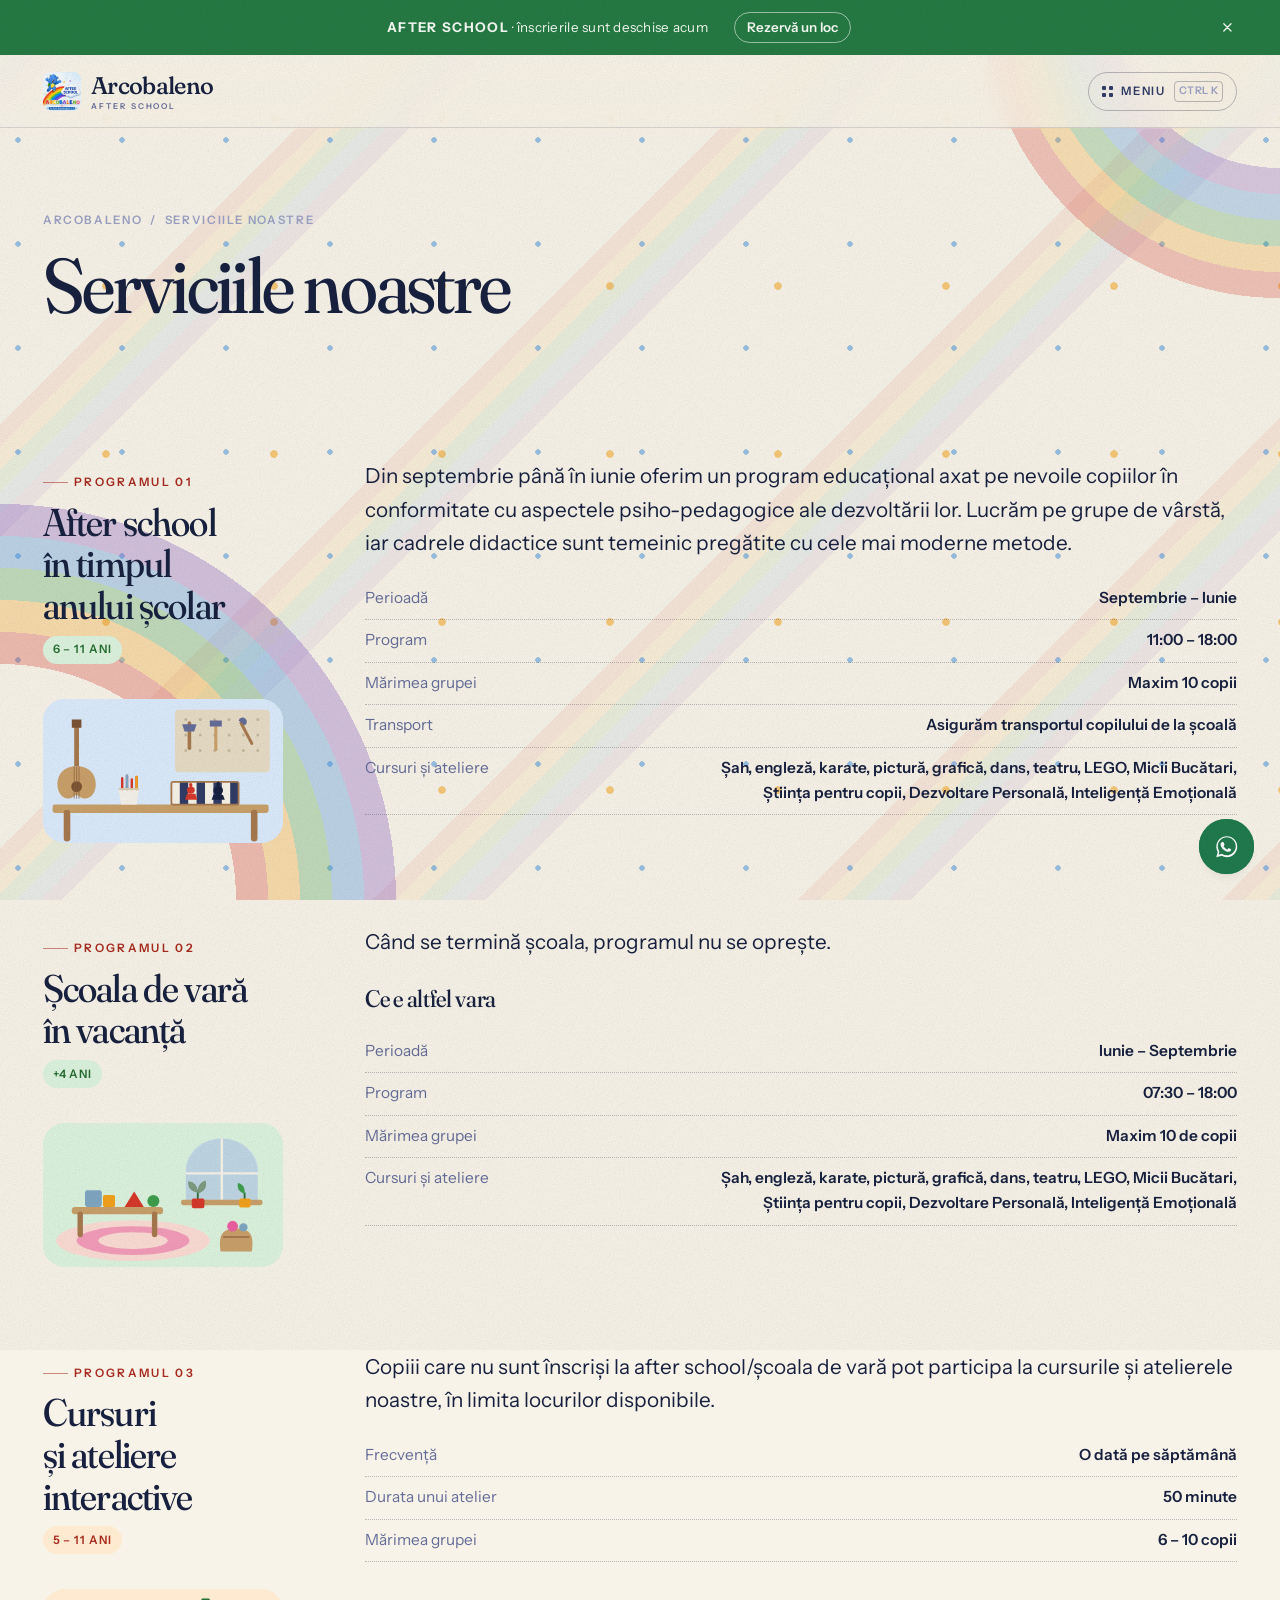
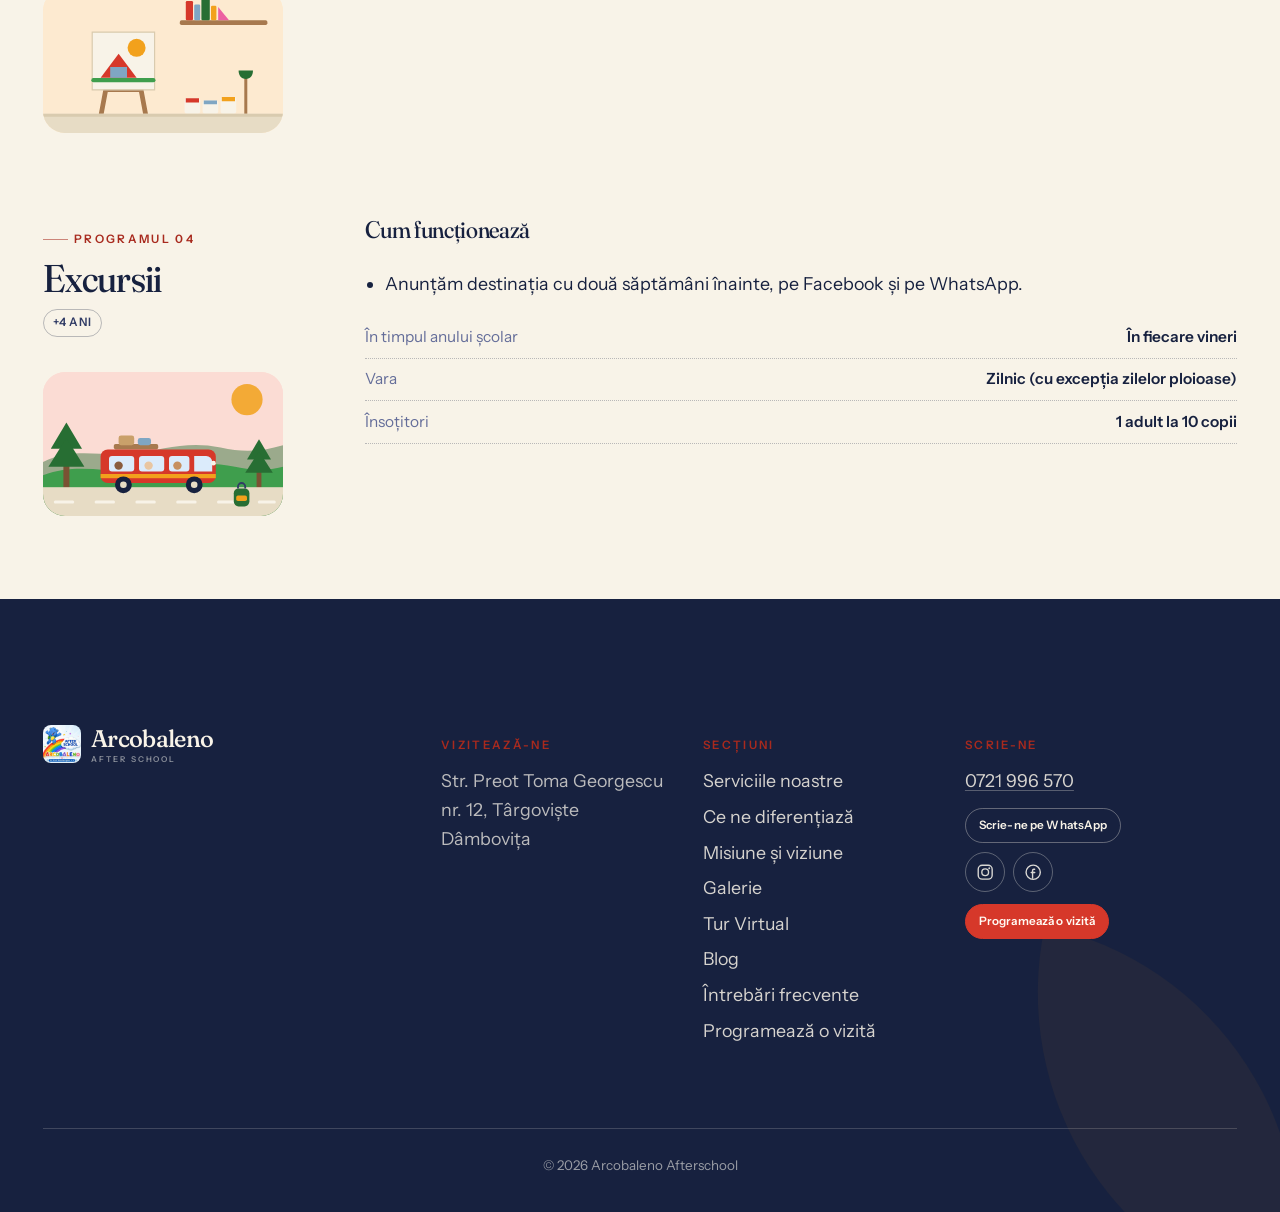
<file: rooms.html>
<!doctype html>
<html lang="ro" class="no-js">
<head>
<meta charset="utf-8">
<meta name="viewport" content="width=device-width, initial-scale=1">
<title>Serviciile noastre — Arcobaleno</title>
<meta name="description" content="After school în anul școlar, școală de vară, ateliere interactive și excursii: mărimea grupelor, echipa, programul și cât costă totul. Fără taxă de înscriere.">
<link rel="canonical" href="https://arcobaleno.ro/rooms.html">
<meta name="color-scheme" content="light">
<meta property="og:title" content="Serviciile noastre — Arcobaleno">
<meta property="og:description" content="Patru programe, același loc. Mărimea grupelor, echipa și exact cât costă.">
<meta property="og:type" content="website">
<link rel="icon" href="favicon.svg" type="image/svg+xml">
<link rel="preconnect" href="https://fonts.googleapis.com">
<link rel="preconnect" href="https://fonts.gstatic.com" crossorigin>
<link rel="stylesheet" href="https://fonts.googleapis.com/css2?family=Fraunces:ital,opsz,wght,SOFT,WONK@0,9..144,300..700,0..100,0..1&amp;family=Instrument+Sans:ital,wdth,wght@0,75..100,400..700&amp;display=swap">
<link rel="stylesheet" href="assets/css/base.css">
<link rel="stylesheet" href="assets/css/layout.css">
<link rel="stylesheet" href="assets/css/components.css">
<link rel="stylesheet" href="assets/css/pages.css">
<script>
  document.documentElement.classList.remove('no-js');
  try {
    /* Închiderea ține cât ține fila deschisă, nu mai mult: X-ul scapă de
       anunț acum, dar la următoarea vizită el e din nou acolo. */
    if (sessionStorage.getItem('arc-banner') === 'off') {
      document.documentElement.classList.add('banner-off');
    }
    localStorage.removeItem('arc-banner');
  } catch (e) { /* modul privat pe iOS */ }
</script>
</head>
<body>

<a class="skip" href="#main">Sari la conținut</a>

<svg width="0" height="0" aria-hidden="true" focusable="false" style="position:absolute">
  <defs>
    <symbol id="i-arrow" viewBox="0 0 16 16"><path d="M2 8h12M9 3l5 5-5 5" fill="none" stroke="currentColor" stroke-width="1.6" stroke-linecap="round" stroke-linejoin="round"/></symbol>
    <symbol id="i-arrow-up" viewBox="0 0 16 16"><path d="M8 14V2M3 7l5-5 5 5" fill="none" stroke="currentColor" stroke-width="1.7" stroke-linecap="round" stroke-linejoin="round"/></symbol>
    <symbol id="i-close" viewBox="0 0 16 16"><path d="m3.5 3.5 9 9M12.5 3.5l-9 9" fill="none" stroke="currentColor" stroke-width="1.6" stroke-linecap="round"/></symbol>
    <symbol id="i-sprig" viewBox="0 0 16 16"><path d="M8 14V3M8 10c-2.6 0-4-1.4-4.3-4 2.7-.2 4.2 1.2 4.3 4ZM8 10c2.6 0 4-1.4 4.3-4-2.7-.2-4.2 1.2-4.3 4ZM8 5.6C6 5.6 4.9 4.5 4.6 2.4 6.7 2.2 7.9 3.3 8 5.6ZM8 5.6c2 0 3.1-1.1 3.4-3.2C9.3 2.2 8.1 3.3 8 5.6Z" fill="none" stroke="currentColor" stroke-width="1.2" stroke-linecap="round" stroke-linejoin="round"/></symbol>
    <symbol id="i-phone" viewBox="0 0 16 16"><path d="M5.6 2.4 7 5.1 5.6 6.6c.6 1.5 2.3 3.2 3.8 3.8l1.5-1.4 2.7 1.4-.4 2.4c-.1.6-.6 1-1.2 1C6.6 13.7 2.3 9.4 2.2 4c0-.6.4-1.1 1-1.2Z" fill="none" stroke="currentColor" stroke-width="1.4" stroke-linejoin="round"/></symbol>
    <symbol id="i-mark" viewBox="0 0 40 40">
      <path d="M8.5 33.5V18a11.5 11.5 0 0 1 23 0v15.5" fill="none" stroke="currentColor" stroke-width="2.2" stroke-linecap="round"/>
      <g stroke="currentColor" stroke-width="1.9" stroke-linecap="round" stroke-linejoin="round" fill="none" opacity="0.62">
        <path d="M20 33V13.5"/><path d="M20 28.5c-3.4 0-5.4-1.9-5.9-5.4 3.5-.3 5.7 1.5 5.9 5.4Z"/>
        <path d="M20 28.5c3.4 0 5.4-1.9 5.9-5.4-3.5-.3-5.7 1.5-5.9 5.4Z"/>
        <path d="M20 21.6c-2.7 0-4.3-1.6-4.7-4.5 2.8-.3 4.6 1.3 4.7 4.5Z"/>
        <path d="M20 21.6c2.7 0 4.3-1.6 4.7-4.5-2.8-.3-4.6 1.3-4.7 4.5Z"/>
      </g>
    </symbol>
    <symbol id="i-instagram" viewBox="0 0 24 24">
      <rect x="2.9" y="2.9" width="18.2" height="18.2" rx="5.2" fill="none" stroke="currentColor" stroke-width="1.8"/>
      <circle cx="12" cy="12" r="4.4" fill="none" stroke="currentColor" stroke-width="1.8"/>
      <circle cx="17.3" cy="6.8" r="1.25" fill="currentColor"/>
    </symbol>
    <symbol id="i-facebook" viewBox="0 0 24 24">
      <circle cx="12" cy="12" r="9.3" fill="none" stroke="currentColor" stroke-width="1.8"/>
      <path d="M13.9 8.2h-1.2c-1 0-1.5.6-1.5 1.6v10M9.4 12.4h4.6" fill="none" stroke="currentColor" stroke-width="1.8" stroke-linecap="round" stroke-linejoin="round"/>
    </symbol>
  </defs>
</svg>

<div class="banner" data-banner>
  <p class="banner__text"><strong>After School</strong> &middot; înscrierile sunt deschise acum</p>
  <a class="banner__cta" href="visit.html#enquire">Rezervă un loc</a>
  <button class="banner__close" type="button" data-banner-close>
    <span class="u-sr">Închide anunțul</span>
    <svg aria-hidden="true"><use href="#i-close"/></svg>
  </button>
</div>

<header class="masthead" data-masthead>
  <div class="masthead__inner">
    <a class="mark" href="index.html" aria-label="Arcobaleno Afterschool, prima pagină">
      <span class="mark__badge"><svg class="mark__glyph" aria-hidden="true"><use href="#i-mark"/></svg><img class="mark__logo" src="assets/img/logo.jpg" alt="" data-optional decoding="async"></span>
      <span class="mark__type"><span class="mark__name">Arcobaleno</span><span class="mark__sub">After School</span></span>
    </a>
      <noscript>
        <nav class="masthead__nav" aria-label="Principal">
          <a class="navlink" href="rooms.html">Serviciile noastre</a>
          <a class="navlink" href="ce-ne-diferentiaza.html">Ce ne diferențiază</a>
          <a class="navlink" href="approach.html">Misiune și viziune</a>
          <a class="navlink" href="gallery.html">Galerie</a>
          <a class="navlink" href="tur-virtual.html">Tur Virtual</a>
          <a class="navlink" href="blog.html">Blog</a>
          <a class="navlink" href="faq.html">Întrebări</a>
        </nav>
      </noscript>
    <div class="masthead__actions">
      <button class="burger" type="button" aria-expanded="false" aria-controls="drawer" data-burger>
        <span class="u-sr">Meniu</span>
        <span class="burger__bars" aria-hidden="true"><span></span><span></span></span>
      </button>
    </div>
  </div>
</header>


<main id="main">

  <section class="pagehead shell">
    <div class="u-wide">
      <nav class="crumbs" aria-label="Firimituri">
        <a href="index.html">Arcobaleno</a> <span aria-hidden="true">/</span> <span>Serviciile noastre</span>
      </nav>
      <h1 class="pagehead__title">Serviciile noastre</h1>
    </div>
  </section>

  <!-- ================================================== after school anual -->
  <section class="section section--tight shell">
    <div class="spread">
      <div class="spread__rail stack stack--sm">
        <p class="eyebrow">Programul 01</p>
        <h2 style="font-size:var(--fs-3xl)">After school în timpul anului școlar</h2>
        <p class="pill pill--sage">6 &ndash; 11 ani</p>
        <div class="room__swatch u-mt-lg" style="--swatch:var(--sky-wash)">
          <img src="assets/img/room-hollow.svg" width="400" height="240" alt="Sala de after school: un banc de lucru cu unelte agățate, o tablă de șah și o chitară." decoding="async">
        </div>
      </div>

      <div class="stack stack--md reveal" data-reveal>
        <p class="prose">
          Din septembrie până în iunie oferim un program educațional axat pe nevoile copiilor în conformitate cu aspectele psiho-pedagogice ale dezvoltării lor. Lucrăm pe grupe de vârstă, iar cadrele didactice sunt temeinic pregătite cu cele mai moderne metode.
        </p>


        <dl class="room__facts">
          <div><dt>Perioadă</dt><dd>Septembrie &ndash; Iunie</dd></div>
          <div><dt>Program</dt><dd>11:00 &ndash; 18:00</dd></div>
          <div><dt>Mărimea grupei</dt><dd>Maxim 10 copii</dd></div>
          <div><dt>Transport</dt><dd>Asigurăm transportul copilului de la școală</dd></div>
          <div><dt>Cursuri și ateliere</dt><dd>Șah, engleză, karate, pictură, grafică, dans, teatru, LEGO, Micii Bucătari,<br> Știința pentru copii, Dezvoltare Personală, Inteligență Emoțională</dd></div>
        </dl>
      </div>
    </div>
  </section>

  <!-- ====================================================== școala de vară -->
  <section class="section section--tight shell">
    <div class="spread">
      <div class="spread__rail stack stack--sm">
        <p class="eyebrow">Programul 02</p>
        <h2 style="font-size:var(--fs-3xl)">Școala de vară în vacanță</h2>
        <p class="pill pill--sage">+4 ani</p>
        <div class="room__swatch u-mt-lg" style="--swatch:var(--sage-wash)">
          <img src="assets/img/room-nest.svg" width="400" height="240" alt="Sala de vară: o măsuță joasă cu cuburi, un covor moale și o fereastră plină de plante." loading="lazy" decoding="async">
        </div>
      </div>

      <div class="stack stack--md reveal" data-reveal>
        <p class="prose">
          Când se termină școala, programul nu se oprește.
        </p>

        <h3 style="font-size:var(--fs-lg)">Ce e altfel vara</h3>


        <dl class="room__facts">
          <div><dt>Perioadă</dt><dd>Iunie &ndash; Septembrie</dd></div>
          <div><dt>Program</dt><dd>07:30 &ndash; 18:00</dd></div>
          <div><dt>Mărimea grupei</dt><dd>Maxim 10 de copii</dd></div>
          <div><dt>Cursuri și ateliere</dt><dd>Șah, engleză, karate, pictură, grafică, dans, teatru, LEGO, Micii Bucătari,<br> Știința pentru copii, Dezvoltare Personală, Inteligență Emoțională</dd></div>
        </dl>
      </div>
    </div>
  </section>

  <!-- ============================================================= ateliere -->
  <section class="section section--tight shell">
    <div class="spread">
      <div class="spread__rail stack stack--sm">
        <p class="eyebrow">Programul 03</p>
        <h2 style="font-size:var(--fs-3xl)">Cursuri și ateliere interactive</h2>
        <p class="pill pill--ochre">5 &ndash; 11 ani</p>
        <div class="room__swatch u-mt-lg" style="--swatch:var(--ochre-wash)">
          <img src="assets/img/room-grove.svg" width="400" height="240" alt="Sala de ateliere: un șevalet cu o pictură, borcane de vopsea și un raft de cărți." loading="lazy" decoding="async">
        </div>
      </div>

      <div class="stack stack--md reveal" data-reveal>
        <p class="prose">
          Copiii care nu sunt înscriși la after school/școala de vară pot participa la cursurile și atelierele noastre, în limita locurilor disponibile. 
        </p>

        <dl class="room__facts">
          <div><dt>Frecvență</dt><dd>O dată pe săptămână</dd></div>
          <div><dt>Durata unui atelier</dt><dd>50 minute</dd></div>
          <div><dt>Mărimea grupei</dt><dd>6 &ndash; 10 copii</dd></div>
        </dl>
      </div>
    </div>
  </section>

  <!-- ============================================================ excursii -->
  <section class="section section--tight shell">
    <div class="spread">
      <div class="spread__rail stack stack--sm">
        <p class="eyebrow">Programul 04</p>
        <h2 style="font-size:var(--fs-3xl)">Excursii</h2>
        <p class="pill">+4 ani</p>
        <div class="room__swatch u-mt-lg" style="--swatch:var(--clay-wash)">
          <img src="assets/img/room-trips.svg" width="400" height="240" alt="Excursii: un microbuz pe un drum de țară, cu dealuri și copaci în spate." loading="lazy" decoding="async">
        </div>
      </div>

      <div class="stack stack--md reveal" data-reveal>


        <h3 style="font-size:var(--fs-lg)">Cum funcționează</h3>
        <ul class="prose" style="padding-inline-start:1.1em;display:grid;gap:.45em;font-size:var(--fs-sm)">
          <li>Anunțăm destinația cu două săptămâni înainte, pe Facebook și pe WhatsApp.</li>

        </ul>

        <dl class="room__facts">
          <div><dt>În timpul anului școlar</dt><dd>În fiecare vineri</dd></div>
          <div><dt>Vara</dt><dd>Zilnic (cu excepția zilelor ploioase)</dd></div>
          <div><dt>Însoțitori</dt><dd>1 adult la 10 copii</dd></div>
        </dl>
      </div>
    </div>
  </section>

  <!-- =========================================================== așteptare -->


</main>

<footer class="colophon shell">
  <div class="u-wide">
    <div class="colophon__grid">
      <div class="stack">
        <a class="mark" href="index.html">
          <span class="mark__badge"><svg class="mark__glyph" aria-hidden="true"><use href="#i-mark"/></svg><img class="mark__logo" src="assets/img/logo.jpg" alt="" data-optional decoding="async"></span>
          <span class="mark__type"><span class="mark__name">Arcobaleno</span><span class="mark__sub">After School</span></span>
        </a>
      </div>
      <div class="stack stack--sm">
        <p class="eyebrow eyebrow--bare">Vizitează-ne</p>
        <p style="font-size:var(--fs-sm);opacity:.85">Str. Preot Toma Georgescu nr. 12, Târgoviște<br>Dâmbovița</p>
      </div>
      <div class="stack stack--sm">
        <p class="eyebrow eyebrow--bare">Secțiuni</p>
        <ul role="list" class="colophon__links">
          <li><a href="rooms.html">Serviciile noastre</a></li>
          <li><a href="ce-ne-diferentiaza.html">Ce ne diferențiază</a></li>
          <li><a href="approach.html">Misiune și viziune</a></li>
          <li><a href="gallery.html">Galerie</a></li>
          <li><a href="tur-virtual.html">Tur Virtual</a></li>
          <li><a href="blog.html">Blog</a></li>
          <li><a href="faq.html">Întrebări frecvente</a></li>
          <li><a href="visit.html">Programează o vizită</a></li>
        </ul>
      </div>
      <div class="stack stack--sm">
        <p class="eyebrow eyebrow--bare">Scrie-ne</p>
        <p style="font-size:var(--fs-sm);opacity:.85"><a href="tel:+40721996570">0721 996 570</a></p>
        <p><a class="btn btn--ghost btn--sm" href="https://wa.me/40721996570" target="_blank" rel="noopener">Scrie-ne pe WhatsApp</a></p>
        <div class="socials">
          <a class="social" href="https://www.instagram.com/after_school_arcobaleno/" target="_blank" rel="noopener">
            <span class="u-sr">Arcobaleno pe Instagram</span>
            <svg aria-hidden="true"><use href="#i-instagram"/></svg>
          </a>
          <a class="social" href="https://www.facebook.com/afterschoolarcobalenotargoviste/" target="_blank" rel="noopener">
            <span class="u-sr">Arcobaleno pe Facebook</span>
            <svg aria-hidden="true"><use href="#i-facebook"/></svg>
          </a>
        </div>
        <p><a class="btn btn--clay btn--sm" href="visit.html#enquire">Programează o vizită</a></p>
      </div>
    </div>
    <div class="colophon__base">
      <p>&copy; 2026 Arcobaleno Afterschool</p>
    </div>
  </div>
</footer>

<button class="to-top" type="button" data-top>
  <span class="u-sr">Înapoi sus</span>
  <svg aria-hidden="true"><use href="#i-arrow-up"/></svg>
</button>

<script src="assets/js/site.js" defer></script>
</body>
</html>
</file>
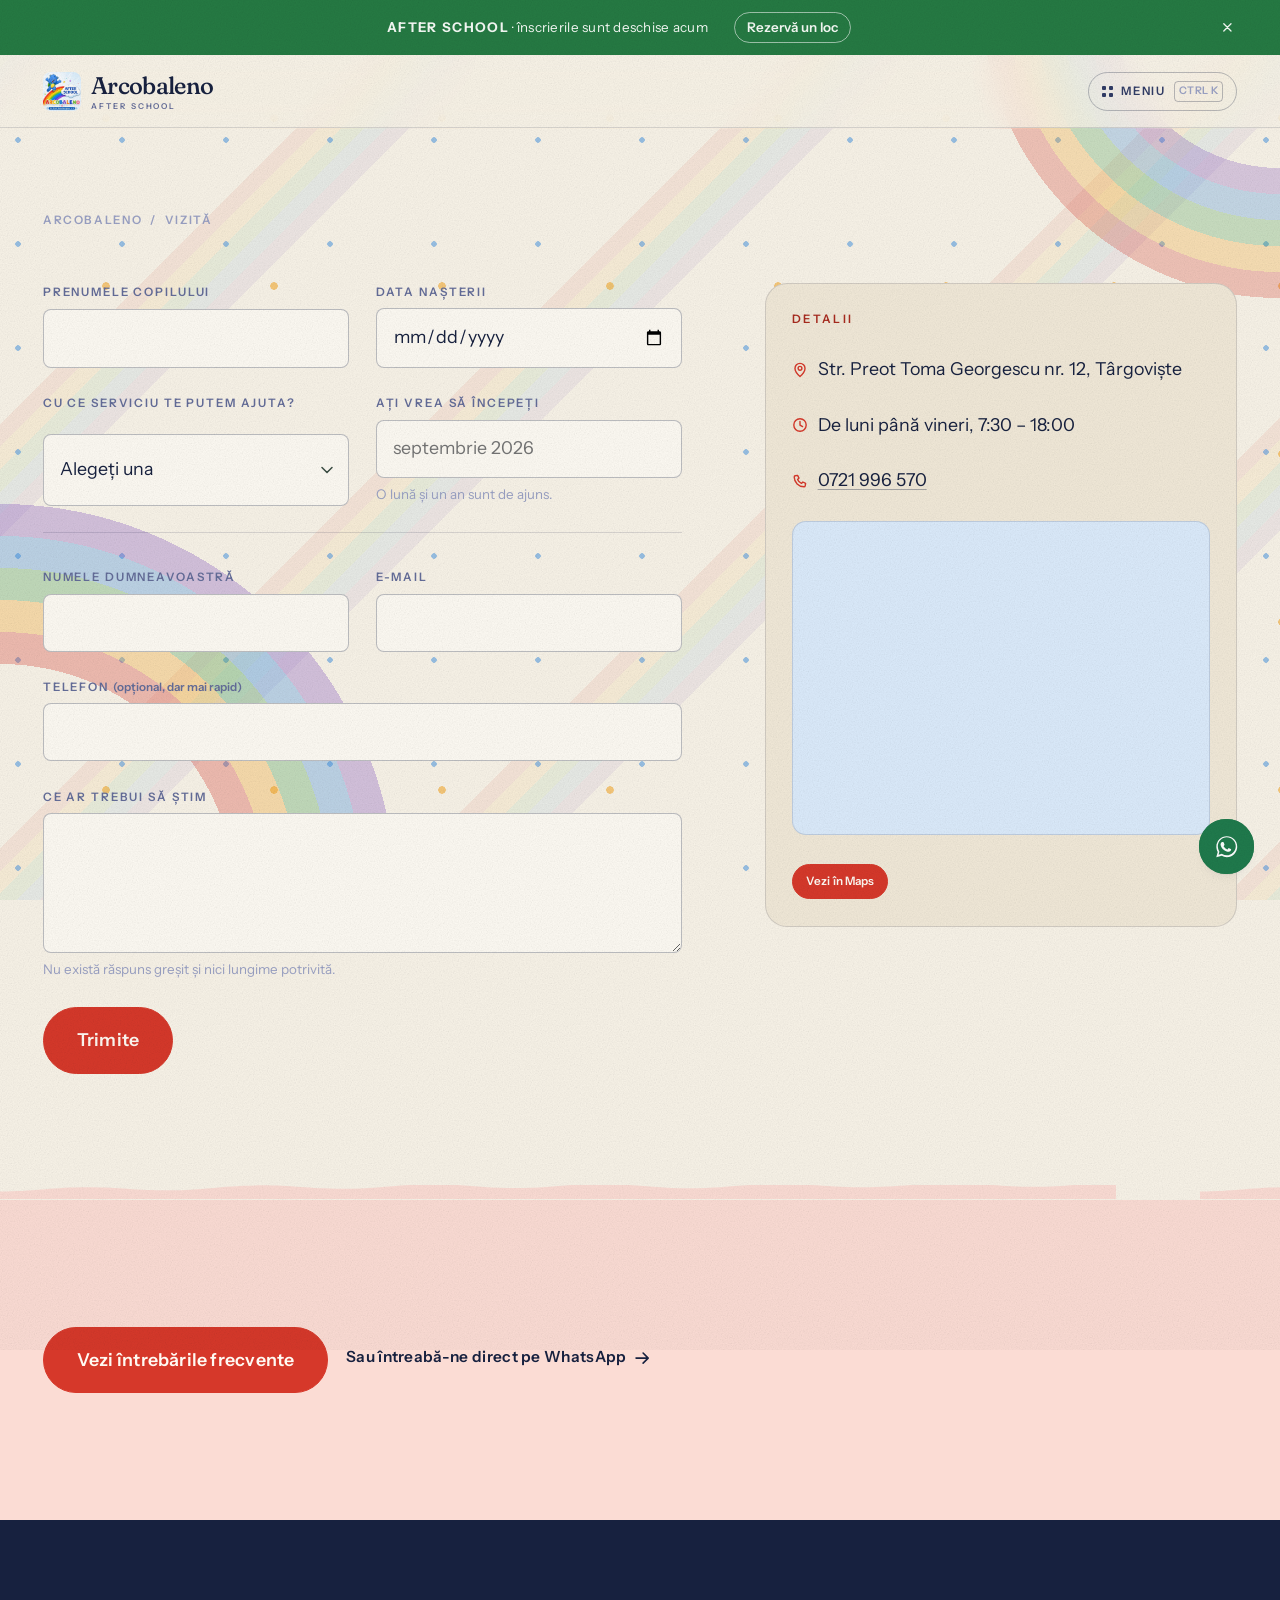
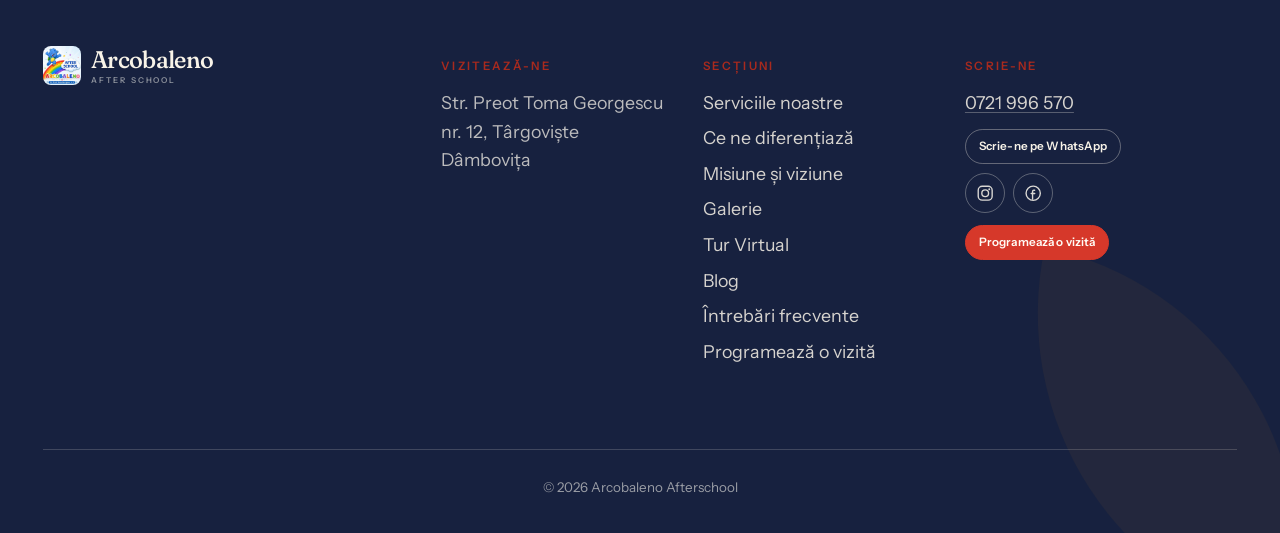
<file: visit.html>
<!doctype html>
<html lang="ro" class="no-js">
<head>
<meta charset="utf-8">
<meta name="viewport" content="width=device-width, initial-scale=1">
<title>Programează o vizită — Arcobaleno</title>
<meta name="description" content="Nu organizăm zile ale porților deschise. Veniți marți la ora zece, când e gălăgie. Program, cum ajungeți la noi și lista de așteptare.">
<link rel="canonical" href="https://arcobaleno.ro/visit.html">
<meta name="color-scheme" content="light">
<meta property="og:title" content="Programează o vizită — Arcobaleno">
<meta property="og:description" content="Veniți marți la ora zece, când e gălăgie și cineva plânge din cauza unei căciuli.">
<meta property="og:type" content="website">
<link rel="icon" href="favicon.svg" type="image/svg+xml">
<link rel="preconnect" href="https://fonts.googleapis.com">
<link rel="preconnect" href="https://fonts.gstatic.com" crossorigin>
<link rel="stylesheet" href="https://fonts.googleapis.com/css2?family=Fraunces:ital,opsz,wght,SOFT,WONK@0,9..144,300..700,0..100,0..1&amp;family=Instrument+Sans:ital,wdth,wght@0,75..100,400..700&amp;display=swap">
<link rel="stylesheet" href="assets/css/base.css">
<link rel="stylesheet" href="assets/css/layout.css">
<link rel="stylesheet" href="assets/css/components.css">
<link rel="stylesheet" href="assets/css/pages.css">
<script>
  document.documentElement.classList.remove('no-js');
  try {
    /* Închiderea ține cât ține fila deschisă, nu mai mult: X-ul scapă de
       anunț acum, dar la următoarea vizită el e din nou acolo. */
    if (sessionStorage.getItem('arc-banner') === 'off') {
      document.documentElement.classList.add('banner-off');
    }
    localStorage.removeItem('arc-banner');
  } catch (e) { /* modul privat pe iOS */ }
</script>
</head>
<body>

<a class="skip" href="#main">Sari la conținut</a>

<svg width="0" height="0" aria-hidden="true" focusable="false" style="position:absolute">
  <defs>
    <symbol id="i-arrow" viewBox="0 0 16 16"><path d="M2 8h12M9 3l5 5-5 5" fill="none" stroke="currentColor" stroke-width="1.6" stroke-linecap="round" stroke-linejoin="round"/></symbol>
    <symbol id="i-arrow-up" viewBox="0 0 16 16"><path d="M8 14V2M3 7l5-5 5 5" fill="none" stroke="currentColor" stroke-width="1.7" stroke-linecap="round" stroke-linejoin="round"/></symbol>
    <symbol id="i-close" viewBox="0 0 16 16"><path d="m3.5 3.5 9 9M12.5 3.5l-9 9" fill="none" stroke="currentColor" stroke-width="1.6" stroke-linecap="round"/></symbol>
    <symbol id="i-phone" viewBox="0 0 16 16"><path d="M5.6 2.4 7 5.1 5.6 6.6c.6 1.5 2.3 3.2 3.8 3.8l1.5-1.4 2.7 1.4-.4 2.4c-.1.6-.6 1-1.2 1C6.6 13.7 2.3 9.4 2.2 4c0-.6.4-1.1 1-1.2Z" fill="none" stroke="currentColor" stroke-width="1.4" stroke-linejoin="round"/></symbol>
    <symbol id="i-pin" viewBox="0 0 16 16">
      <path d="M8 14.5S13 9.9 13 6.4A5 5 0 0 0 3 6.4c0 3.5 5 8.1 5 8.1Z" fill="none" stroke="currentColor" stroke-width="1.4" stroke-linejoin="round"/>
      <circle cx="8" cy="6.3" r="1.9" fill="none" stroke="currentColor" stroke-width="1.4"/>
    </symbol>
    <symbol id="i-clock" viewBox="0 0 16 16">
      <circle cx="8" cy="8" r="6.2" fill="none" stroke="currentColor" stroke-width="1.4"/>
      <path d="M8 4.4V8l2.6 1.6" fill="none" stroke="currentColor" stroke-width="1.4" stroke-linecap="round"/>
    </symbol>
    <symbol id="i-mark" viewBox="0 0 40 40">
      <path d="M8.5 33.5V18a11.5 11.5 0 0 1 23 0v15.5" fill="none" stroke="currentColor" stroke-width="2.2" stroke-linecap="round"/>
      <g stroke="currentColor" stroke-width="1.9" stroke-linecap="round" stroke-linejoin="round" fill="none" opacity="0.62">
        <path d="M20 33V13.5"/><path d="M20 28.5c-3.4 0-5.4-1.9-5.9-5.4 3.5-.3 5.7 1.5 5.9 5.4Z"/>
        <path d="M20 28.5c3.4 0 5.4-1.9 5.9-5.4-3.5-.3-5.7 1.5-5.9 5.4Z"/>
        <path d="M20 21.6c-2.7 0-4.3-1.6-4.7-4.5 2.8-.3 4.6 1.3 4.7 4.5Z"/>
        <path d="M20 21.6c2.7 0 4.3-1.6 4.7-4.5-2.8-.3-4.6 1.3-4.7 4.5Z"/>
      </g>
    </symbol>
    <symbol id="i-instagram" viewBox="0 0 24 24">
      <rect x="2.9" y="2.9" width="18.2" height="18.2" rx="5.2" fill="none" stroke="currentColor" stroke-width="1.8"/>
      <circle cx="12" cy="12" r="4.4" fill="none" stroke="currentColor" stroke-width="1.8"/>
      <circle cx="17.3" cy="6.8" r="1.25" fill="currentColor"/>
    </symbol>
    <symbol id="i-facebook" viewBox="0 0 24 24">
      <circle cx="12" cy="12" r="9.3" fill="none" stroke="currentColor" stroke-width="1.8"/>
      <path d="M13.9 8.2h-1.2c-1 0-1.5.6-1.5 1.6v10M9.4 12.4h4.6" fill="none" stroke="currentColor" stroke-width="1.8" stroke-linecap="round" stroke-linejoin="round"/>
    </symbol>
  </defs>
</svg>

<div class="banner" data-banner>
  <p class="banner__text"><strong>After School</strong> &middot; înscrierile sunt deschise acum</p>
  <a class="banner__cta" href="#enquire">Rezervă un loc</a>
  <button class="banner__close" type="button" data-banner-close>
    <span class="u-sr">Închide anunțul</span>
    <svg aria-hidden="true"><use href="#i-close"/></svg>
  </button>
</div>

<header class="masthead" data-masthead>
  <div class="masthead__inner">
    <a class="mark" href="index.html" aria-label="Arcobaleno Afterschool, prima pagină">
      <span class="mark__badge"><svg class="mark__glyph" aria-hidden="true"><use href="#i-mark"/></svg><img class="mark__logo" src="assets/img/logo.jpg" alt="" data-optional decoding="async"></span>
      <span class="mark__type"><span class="mark__name">Arcobaleno</span><span class="mark__sub">After School</span></span>
    </a>
      <noscript>
        <nav class="masthead__nav" aria-label="Principal">
          <a class="navlink" href="rooms.html">Serviciile noastre</a>
          <a class="navlink" href="ce-ne-diferentiaza.html">Ce ne diferențiază</a>
          <a class="navlink" href="approach.html">Misiune și viziune</a>
          <a class="navlink" href="gallery.html">Galerie</a>
          <a class="navlink" href="tur-virtual.html">Tur Virtual</a>
          <a class="navlink" href="blog.html">Blog</a>
          <a class="navlink" href="faq.html">Întrebări</a>
        </nav>
      </noscript>
    <div class="masthead__actions">
      <button class="burger" type="button" aria-expanded="false" aria-controls="drawer" data-burger>
        <span class="u-sr">Meniu</span>
        <span class="burger__bars" aria-hidden="true"><span></span><span></span></span>
      </button>
    </div>
  </div>
</header>


<main id="main">

  <section class="pagehead shell">
    <div class="u-wide">
      <nav class="crumbs" aria-label="Firimituri">
        <a href="index.html">Arcobaleno</a> <span aria-hidden="true">/</span> <span>Vizită</span>
      </nav>
    </div>
  </section>

  <!-- ============================================================ formular -->
  <section class="section section--flush-top shell" id="enquire">
    <div class="u-wide visit__grid">

      <div class="stack stack--md">

        <!--
          Doar front-end. Puneți în `action` adresa procesatorului dumneavoastră de
          formulare (Formspree, Netlify Forms, o funcție serverless) și ștergeți ramura
          cu preventDefault din assets/js/site.js dacă vreți un POST obișnuit în loc de
          confirmarea afișată în pagină.
        -->
        <form class="form" data-form action="#" method="post" novalidate>
          <div class="form__body stack stack--md">

            <div class="form__row">
              <div class="field">
                <label for="child-name">Prenumele copilului</label>
                <input type="text" id="child-name" name="child-name" autocomplete="off" required>
                <p class="field__error">Avem nevoie de un nume cu care să-l strigăm.</p>
              </div>
              <div class="field">
                <label for="child-dob">Data nașterii</label>
                <input type="date" id="child-dob" name="child-dob" required>
                <p class="field__error">O dată aproximativă e suficientă, dar ne trebuie una.</p>
              </div>
            </div>

            <div class="form__row">
              <div class="field">
                <label for="room">Cu ce serviciu te putem ajuta?</label>
                <select id="room" name="room" required>
                  <option value="">Alegeți una</option>
                  <option>After school</option>
                  <option>Școala de vară</option>
                  <option>Cursuri și ateliere</option>
                  <option>Excursii</option>
                  <option>Încă nu știu</option>
                </select>
                <p class="field__error">Alegeți varianta cea mai apropiată — o putem schimba mai târziu.</p>
              </div>
              <div class="field">
                <label for="start">Ați vrea să începeți</label>
                <input type="text" id="start" name="start" placeholder="septembrie 2026" autocomplete="off">
                <p class="field__hint">O lună și un an sunt de ajuns.</p>
              </div>
            </div>

            <hr>

            <div class="form__row">
              <div class="field">
                <label for="parent-name">Numele dumneavoastră</label>
                <input type="text" id="parent-name" name="parent-name" autocomplete="name" required>
                <p class="field__error">Vă rugăm să vă treceți numele.</p>
              </div>
              <div class="field">
                <label for="email">E-mail</label>
                <input type="email" id="email" name="email" autocomplete="email" required>
                <p class="field__error">Nu pare o adresă de e-mail.</p>
              </div>
            </div>

            <div class="field">
              <label for="phone">Telefon <span style="text-transform:none;letter-spacing:0">(opțional, dar mai rapid)</span></label>
              <input type="tel" id="phone" name="phone" autocomplete="tel">
            </div>

            <div class="field">
              <label for="message">Ce ar trebui să știm</label>
              <textarea id="message" name="message" rows="4"
                        placeholder=""></textarea>
              <p class="field__hint">Nu există răspuns greșit și nici lungime potrivită.</p>
            </div>

            <!-- Roboții completează tot, inclusiv câmpul pe care nimeni nu-l vede. -->
            <div class="form__trap" aria-hidden="true">
              <label for="company">Companie</label>
              <input type="text" id="company" name="company" tabindex="-1" autocomplete="off">
            </div>

            <div class="cluster">
              <button class="btn btn--clay btn--lg" type="submit">Trimite</button>
            </div>
          </div>

          <div class="form__done" data-form-done role="status">
            <strong>Vă mulțumim.</strong> Mesajul e la Nicoleta. Vă scrie despre {name}
            joi, cu două-trei marți dintre care puteți alege. Dacă nu ați primit nimic până
            lunea următoare, insistați &mdash; va fi vina noastră, nu a dumneavoastră.
          </div>
        </form>
      </div>

      <aside class="visit__aside">
        <p class="eyebrow eyebrow--bare">Detalii</p>

        <div class="contact-row">
          <svg aria-hidden="true"><use href="#i-pin"/></svg>
          <span>Str. Preot Toma Georgescu nr. 12, Târgoviște</span>
        </div>
        <div class="contact-row">
          <svg aria-hidden="true"><use href="#i-clock"/></svg>
          <span>De luni până vineri, 7:30 &ndash; 18:00</span>
        </div>
        <div class="contact-row">
          <svg aria-hidden="true"><use href="#i-phone"/></svg>
          <a href="tel:+40721996570">0721 996 570</a>
        </div>

        <!-- Harta se încarcă abia când ajunge în dreptul ferestrei, ca să nu
             ceară nimic de la Google cât timp nimeni nu s-a uitat la ea. -->
        <div class="visit__map">
          <iframe
            src="https://maps.google.com/maps?q=Str.%20Preot%20Toma%20Georgescu%2012%2C%20T%C3%A2rgovi%C8%99te&amp;z=16&amp;hl=ro&amp;output=embed"
            title="Arcobaleno Afterschool pe hartă"
            loading="lazy"
            referrerpolicy="no-referrer-when-downgrade"></iframe>
        </div>

        <p>
          <a class="btn btn--clay btn--sm"
             href="https://www.google.com/maps/search/?api=1&amp;query=Str.%20Preot%20Toma%20Georgescu%2012%2C%20T%C3%A2rgovi%C8%99te%2C%20D%C3%A2mbovi%C8%9Ba"
             target="_blank" rel="noopener">Vezi în Maps</a>
        </p>
      </aside>
    </div>
  </section>

  <!-- ========================================================== întrebări -->
  <section class="section panel panel--clay panel--seam is-panel shell">
    <div class="u-wide cta__inner">
      <div class="stack stack--md">
     
        <div class="cluster">
          <a class="btn btn--clay btn--lg" href="faq.html">Vezi întrebările frecvente</a>
          <a class="arrow-link" href="#" data-wa-open>
            Sau întreabă-ne direct pe WhatsApp
            <svg aria-hidden="true"><use href="#i-arrow"/></svg>
          </a>
        </div>
      </div>
    </div>
  </section>

</main>

<footer class="colophon shell">
  <div class="u-wide">
    <div class="colophon__grid">
      <div class="stack">
        <a class="mark" href="index.html">
          <span class="mark__badge"><svg class="mark__glyph" aria-hidden="true"><use href="#i-mark"/></svg><img class="mark__logo" src="assets/img/logo.jpg" alt="" data-optional decoding="async"></span>
          <span class="mark__type"><span class="mark__name">Arcobaleno</span><span class="mark__sub">After School</span></span>
        </a>
      </div>
      <div class="stack stack--sm">
        <p class="eyebrow eyebrow--bare">Vizitează-ne</p>
        <p style="font-size:var(--fs-sm);opacity:.85">Str. Preot Toma Georgescu nr. 12, Târgoviște<br>Dâmbovița</p>
      </div>
      <div class="stack stack--sm">
        <p class="eyebrow eyebrow--bare">Secțiuni</p>
        <ul role="list" class="colophon__links">
          <li><a href="rooms.html">Serviciile noastre</a></li>
          <li><a href="ce-ne-diferentiaza.html">Ce ne diferențiază</a></li>
          <li><a href="approach.html">Misiune și viziune</a></li>
          <li><a href="gallery.html">Galerie</a></li>
          <li><a href="tur-virtual.html">Tur Virtual</a></li>
          <li><a href="blog.html">Blog</a></li>
          <li><a href="faq.html">Întrebări frecvente</a></li>
          <li><a href="visit.html">Programează o vizită</a></li>
        </ul>
      </div>
      <div class="stack stack--sm">
        <p class="eyebrow eyebrow--bare">Scrie-ne</p>
        <p style="font-size:var(--fs-sm);opacity:.85"><a href="tel:+40721996570">0721 996 570</a></p>
        <p><a class="btn btn--ghost btn--sm" href="https://wa.me/40721996570" target="_blank" rel="noopener">Scrie-ne pe WhatsApp</a></p>
        <div class="socials">
          <a class="social" href="https://www.instagram.com/after_school_arcobaleno/" target="_blank" rel="noopener">
            <span class="u-sr">Arcobaleno pe Instagram</span>
            <svg aria-hidden="true"><use href="#i-instagram"/></svg>
          </a>
          <a class="social" href="https://www.facebook.com/afterschoolarcobalenotargoviste/" target="_blank" rel="noopener">
            <span class="u-sr">Arcobaleno pe Facebook</span>
            <svg aria-hidden="true"><use href="#i-facebook"/></svg>
          </a>
        </div>
        <p><a class="btn btn--clay btn--sm" href="visit.html#enquire">Programează o vizită</a></p>
      </div>
    </div>
    <div class="colophon__base">
      <p>&copy; 2026 Arcobaleno Afterschool</p>
    </div>
  </div>
</footer>

<button class="to-top" type="button" data-top>
  <span class="u-sr">Înapoi sus</span>
  <svg aria-hidden="true"><use href="#i-arrow-up"/></svg>
</button>

<script src="assets/js/site.js" defer></script>
</body>
</html>
</file>
<file: assets/css/base.css>
/* ==========================================================================
   Arcobaleno — bază
   Layer order is declared once, here, so later files can slot in anywhere.
   ========================================================================== */

@layer reset, tokens, base, layout, components, pages, utilities;

/* --------------------------------------------------------------------------
   1. Reset
   -------------------------------------------------------------------------- */
@layer reset {
  *,
  *::before,
  *::after { box-sizing: border-box; }

  * { margin: 0; }

  html {
    -webkit-text-size-adjust: none;
    text-size-adjust: none;
    scroll-behavior: smooth;
    scroll-padding-block-start: 7rem;
  }

  body {
    min-block-size: 100svh;
    -webkit-font-smoothing: antialiased;
    text-rendering: optimizeLegibility;
  }

  img,
  picture,
  svg,
  video {
    display: block;
    max-inline-size: 100%;
    block-size: auto;
  }

  /* Icons drawn from the sprite carry no viewBox of their own, so there is no
     intrinsic ratio for `block-size: auto` to resolve against and it falls back
     to the SVG default height of 150px — which quietly wrecks the line box of
     any flex row they sit in. Every symbol in the sprite is square. */
  svg:not([viewBox]) { aspect-ratio: 1; }

  input,
  button,
  textarea,
  select {
    font: inherit;
    color: inherit;
  }

  button { background: none; border: 0; }

  p,
  h1, h2, h3, h4, h5, h6 {
    overflow-wrap: break-word;
    text-wrap: pretty;
  }

  h1, h2, h3 { text-wrap: balance; }

  ul[role="list"],
  ol[role="list"] {
    list-style: none;
    padding-inline-start: 0;
  }

  :target { scroll-margin-block-start: 7rem; }

  @media (prefers-reduced-motion: reduce) {
    html { scroll-behavior: auto; }
    *,
    *::before,
    *::after {
      animation-duration: 0.01ms !important;
      animation-iteration-count: 1 !important;
      transition-duration: 0.01ms !important;
      scroll-behavior: auto !important;
    }
  }
}

/* --------------------------------------------------------------------------
   2. Tokens
   Palette rebuilt around the Arcobaleno mark: a rainbow arc in red, gold,
   green, sky blue and purple, under a bear in royal blue with a yellow
   belly. Paper stays paper — cream, with the same grain — but every pigment
   is pulled up to the mark's own saturation, and ink shifted from pine
   toward the deep indigo of the wordmark's "AFTER SCHOOL" lettering.
   -------------------------------------------------------------------------- */
@layer tokens {
  :root {
    /* Ink — indigo-navy now, not pine, to sit with the mark's blue type */
    --ink:        #17213f;
    --ink-soft:   #313c66;
    --ink-faint:  #646d99;
    --ink-ghost:  #9aa1c4;

    /* Paper */
    --paper:      #f8f3e8;
    --paper-warm: #f1e9d8;
    --paper-deep: #e7dcc5;
    --paper-edge: #d9cbaf;

    /* Pigments — one clear hue per rainbow band. -deep variants are checked
       against near-white button/banner text at 4.5:1 or better; -wash
       variants are pale tints of the same hue, not separate colors, so a
       swatch and its wash always read as one family. */
    --clay:       #d6382a;
    --clay-deep:  #a82a1e;
    --clay-wash:  #fbdcd4;
    --ochre:      #f2a11c;
    --ochre-deep: #c97c0f;
    --ochre-wash: #fdead0;
    --sage:       #3f9e4d;
    --sage-deep:  #276e33;
    --sage-wash:  #dcf3de;
    /* Verde de bandă — mai adânc decât sage-deep, ca fundal plin cu text
       aproape alb peste (banda de anunț cere 4.5:1, sage-deep pică sub asta
       ca fundal continuu). */
    --moss:       #257a43;
    --moss-deep:  #1d5f35;
    --sky:        #2f86dd;
    --sky-deep:   #1f65b3;
    --sky-wash:   #dbebfb;
    --petal:      #ec5fa1;
    --petal-wash: #fce1ee;
    --plum:       #7c4dbe;
    --plum-deep:  #603897;
    --plum-wash:  #ece1f8;

    /* Semantic */
    --surface:        var(--paper);
    --surface-raised: #fdfaf3;
    --rule:           color-mix(in oklab, var(--ink) 14%, transparent);
    --rule-strong:    color-mix(in oklab, var(--ink) 28%, transparent);
    --focus:          var(--clay);

    /* Type */
    --font-display: "Fraunces", "Iowan Old Style", "Palatino Linotype",
                    Palatino, Georgia, "Times New Roman", serif;
    --font-text:    "Instrument Sans", ui-sans-serif, system-ui, -apple-system,
                    "Segoe UI", Roboto, "Helvetica Neue", sans-serif;

    /* Fluid scale — 1.20 at 360px widening to 1.26 at 1440px */
    --fs-3xs: clamp(0.694rem, 0.681rem + 0.058vi, 0.729rem);
    --fs-2xs: clamp(0.781rem, 0.759rem + 0.098vi, 0.840rem);
    --fs-xs:  clamp(0.878rem, 0.845rem + 0.149vi, 0.968rem);
    --fs-sm:  clamp(0.988rem, 0.939rem + 0.219vi, 1.119rem);
    --fs-md:  clamp(1.111rem, 1.041rem + 0.313vi, 1.299rem);
    --fs-lg:  clamp(1.250rem, 1.152rem + 0.438vi, 1.513rem);
    --fs-xl:  clamp(1.406rem, 1.272rem + 0.598vi, 1.765rem);
    --fs-2xl: clamp(1.582rem, 1.399rem + 0.815vi, 2.072rem);
    --fs-3xl: clamp(1.780rem, 1.532rem + 1.104vi, 2.442rem);
    --fs-4xl: clamp(2.002rem, 1.667rem + 1.489vi, 2.895rem);
    --fs-5xl: clamp(2.252rem, 1.804rem + 1.993vi, 3.448rem);
    --fs-6xl: clamp(2.534rem, 1.941rem + 2.635vi, 4.116rem);
    --fs-7xl: clamp(2.850rem, 2.070rem + 3.469vi, 4.932rem);
    --fs-8xl: clamp(3.206rem, 2.185rem + 4.539vi, 5.930rem);

    --lh-tight:  0.94;
    --lh-snug:   1.08;
    --lh-heading:1.14;
    --lh-body:   1.62;
    --lh-loose:  1.78;

    /* Space — fluid, one scale for the whole site */
    --sp-3xs: clamp(0.25rem, 0.24rem + 0.05vi, 0.28rem);
    --sp-2xs: clamp(0.5rem,  0.48rem + 0.09vi, 0.56rem);
    --sp-xs:  clamp(0.75rem, 0.72rem + 0.14vi, 0.84rem);
    --sp-sm:  clamp(1rem,    0.96rem + 0.18vi, 1.13rem);
    --sp-md:  clamp(1.5rem,  1.44rem + 0.27vi, 1.69rem);
    --sp-lg:  clamp(2rem,    1.91rem + 0.36vi, 2.25rem);
    --sp-xl:  clamp(3rem,    2.87rem + 0.55vi, 3.38rem);
    --sp-2xl: clamp(4rem,    3.55rem + 2.00vi, 5.5rem);
    --sp-3xl: clamp(5.5rem,  4.55rem + 4.20vi, 9rem);
    --sp-4xl: clamp(7rem,    5.20rem + 8.00vi, 13rem);

    /* Shape */
    --r-xs: 0.25rem;
    --r-sm: 0.5rem;
    --r-md: 0.875rem;
    --r-lg: 1.375rem;
    --r-xl: 2rem;
    --r-pill: 100vmax;
    --r-arch: 50vmax 50vmax 1.5rem 1.5rem;

    /* Depth — one lift, one press. Restraint is the point. Values are the
       --ink hex in decimal (23 33 63), not a var(): a shorthand shadow can't
       take a custom property mid-function the way color-mix() can, so this
       is the one place the ink hue is hand-kept in sync. */
    --lift: 0 1px 1px rgb(23 33 63 / 0.04),
            0 6px 14px -8px rgb(23 33 63 / 0.14),
            0 22px 44px -28px rgb(23 33 63 / 0.22);
    --lift-lg: 0 2px 3px rgb(23 33 63 / 0.05),
               0 14px 30px -14px rgb(23 33 63 / 0.16),
               0 46px 70px -40px rgb(23 33 63 / 0.26);

    /* Motion */
    --ease-out:  cubic-bezier(0.16, 0.84, 0.32, 1);
    --ease-in-out: cubic-bezier(0.62, 0.02, 0.24, 1);
    --ease-spring: cubic-bezier(0.34, 1.42, 0.48, 1);
    --dur-fast: 160ms;
    --dur:      280ms;
    --dur-slow: 620ms;

    /* Layout */
    --gutter: clamp(1.15rem, 0.6rem + 2.6vi, 3rem);
    --measure: 62ch;
    --header-h: 4.75rem;

    color-scheme: light;
    accent-color: var(--clay);
  }

  @media (min-width: 60em) {
    :root { --header-h: 5.5rem; }
  }
}

/* --------------------------------------------------------------------------
   3. Base elements
   -------------------------------------------------------------------------- */
@layer base {
  body {
    background-color: var(--paper);
    color: var(--ink);
    font-family: var(--font-text);
    font-size: var(--fs-md);
    line-height: var(--lh-body);
    font-feature-settings: "kern", "liga", "calt";
  }

  /* Fundalul curcubeu. Cinci pete moi, câte una din fiecare pigment, fixate
     pe fereastră (nu pe pagină) ca să rămână vizibile oricât de jos ai
     derula — aceeași construcție ca granulația de mai jos, dar cu
     `z-index: -1` în loc de 900, ca să stea sub conținut, nu peste el.
     Amestecul cu `transparent` ține totul suficient de pal cât textul să
     rămână la fel de lizibil ca înainte. */
  body::before {
    content: "";
    position: fixed;
    inset: 0;
    z-index: -1;
    pointer-events: none;
    background:
      radial-gradient(38rem 32rem at 6% -8%,   color-mix(in oklab, var(--ochre) 24%, transparent), transparent 60%),
      radial-gradient(34rem 30rem at 100% 4%,  color-mix(in oklab, var(--sky) 20%, transparent), transparent 60%),
      radial-gradient(40rem 34rem at -6% 58%,  color-mix(in oklab, var(--sage) 18%, transparent), transparent 58%),
      radial-gradient(36rem 32rem at 104% 66%, color-mix(in oklab, var(--plum) 18%, transparent), transparent 58%),
      radial-gradient(32rem 28rem at 50% 108%, color-mix(in oklab, var(--petal) 16%, transparent), transparent 55%);
  }

  /* Paper grain. Fixed, cheap, and the single reason the flats read as stock
     rather than as #f8f3e8. */
  body::after {
    content: "";
    position: fixed;
    inset: -50%;
    z-index: 900;
    pointer-events: none;
    opacity: 0.5;
    mix-blend-mode: multiply;
    background-image: url("data:image/svg+xml,%3Csvg xmlns='http://www.w3.org/2000/svg' width='180' height='180'%3E%3Cfilter id='g'%3E%3CfeTurbulence type='fractalNoise' baseFrequency='0.82' numOctaves='3' stitchTiles='stitch'/%3E%3CfeColorMatrix type='saturate' values='0'/%3E%3C/filter%3E%3Crect width='180' height='180' filter='url(%23g)' opacity='0.42'/%3E%3C/svg%3E");
    background-size: 180px 180px;
  }

  @media (min-resolution: 2dppx) {
    body::after { opacity: 0.34; background-size: 130px 130px; }
  }

  h1, h2, h3, h4 {
    font-family: var(--font-display);
    font-weight: 460;
    line-height: var(--lh-heading);
    letter-spacing: -0.014em;
    font-variation-settings: "SOFT" 38, "WONK" 1, "opsz" 96;
  }

  h1 { font-size: var(--fs-6xl); line-height: var(--lh-tight); letter-spacing: -0.028em; }
  h2 { font-size: var(--fs-4xl); line-height: var(--lh-snug);  letter-spacing: -0.022em; }
  h3 { font-size: var(--fs-xl); }
  h4 { font-size: var(--fs-lg); }

  a {
    color: inherit;
    text-decoration-thickness: 1px;
    text-underline-offset: 0.18em;
    text-decoration-color: color-mix(in oklab, currentColor 34%, transparent);
    transition: color var(--dur-fast) var(--ease-out),
                text-decoration-color var(--dur-fast) var(--ease-out);
  }

  a:hover { text-decoration-color: currentColor; }

  strong, b { font-weight: 600; }

  em { font-style: italic; }

  ::selection {
    background-color: var(--ochre);
    color: var(--ink);
  }

  :focus-visible {
    outline: 2px solid var(--focus);
    outline-offset: 3px;
    border-radius: var(--r-xs);
  }

  :focus:not(:focus-visible) { outline: none; }

  hr {
    border: 0;
    border-block-start: 1px solid var(--rule);
    margin-block: var(--sp-lg);
  }

  small { font-size: var(--fs-xs); }

  figure { margin: 0; }

  blockquote { margin: 0; }

  ::-webkit-scrollbar { width: 11px; height: 11px; }
  ::-webkit-scrollbar-track { background: var(--paper-warm); }
  ::-webkit-scrollbar-thumb {
    background: color-mix(in oklab, var(--ink) 22%, var(--paper-warm));
    border-radius: var(--r-pill);
    border: 3px solid var(--paper-warm);
  }
  ::-webkit-scrollbar-thumb:hover {
    background: color-mix(in oklab, var(--ink) 38%, var(--paper-warm));
  }
}

/* --------------------------------------------------------------------------
   4. Cross-document transitions
   Chrome/Edge only; everything else just gets an ordinary page load.
   -------------------------------------------------------------------------- */
@view-transition { navigation: auto; }

@media (prefers-reduced-motion: no-preference) {
  ::view-transition-old(root) {
    animation: vt-out 240ms var(--ease-in-out) both;
  }
  ::view-transition-new(root) {
    animation: vt-in 380ms var(--ease-out) both;
  }
  @keyframes vt-out {
    to { opacity: 0; transform: translateY(-0.6rem); }
  }
  @keyframes vt-in {
    from { opacity: 0; transform: translateY(1.1rem); }
  }
}

::view-transition-group(site-mark) {
  animation-duration: 420ms;
  animation-timing-function: var(--ease-out);
}
</file>
<file: assets/css/layout.css>
/* ==========================================================================
   Arcobaleno — așezare
   One named grid does every width on the site: text, wide, and full-bleed.
   ========================================================================== */

@layer layout {

  /* ---------------------------------------------------------------- shell */
  .shell {
    --shell-max: 78rem;
    --shell-text: 44rem;

    display: grid;
    grid-template-columns:
      [full-start] minmax(var(--gutter), 1fr)
      [wide-start] minmax(0, calc((var(--shell-max) - var(--shell-text)) / 2))
      [text-start] min(var(--shell-text), 100% - (var(--gutter) * 2))
      [text-end] minmax(0, calc((var(--shell-max) - var(--shell-text)) / 2))
      [wide-end] minmax(var(--gutter), 1fr) [full-end];
  }

  .shell > * { grid-column: text; }
  .shell > .u-wide { grid-column: wide; }
  .shell > .u-full { grid-column: full; }

  /* Panels that bleed but keep their contents on the grid. */
  .bleed {
    grid-column: full;
    display: grid;
    grid-template-columns: inherit;
  }
  .bleed > * { grid-column: text; }
  .bleed > .u-wide { grid-column: wide; }
  .bleed > .u-full { grid-column: full; }

  /* --------------------------------------------------------------- rhythm */
  .section { padding-block: var(--sp-3xl); }
  .section--tight { padding-block: var(--sp-2xl); }
  .section--loose { padding-block: var(--sp-4xl); }
  .section--flush-top { padding-block-start: 0; }

  .section + .section { padding-block-start: 0; }
  .section + .section.is-panel,
  .is-panel + .section { padding-block-start: var(--sp-3xl); }

  /* The ticker is a rule-bounded band, so it already reads as a divider. A full
     --sp-3xl on top of the section beneath it just opened a hole. */
  .ticker + .section { padding-block-start: var(--sp-lg); }

  .stack > * + * { margin-block-start: var(--flow, var(--sp-sm)); }
  .stack--sm { --flow: var(--sp-2xs); }
  .stack--md { --flow: var(--sp-md); }
  .stack--lg { --flow: var(--sp-lg); }
  .stack--xl { --flow: var(--sp-xl); }

  /* ----------------------------------------------------------- skip link */
  .skip {
    position: fixed;
    inset-block-start: var(--sp-sm);
    inset-inline-start: var(--sp-sm);
    z-index: 1000;
    padding: 0.7rem 1.1rem;
    background: var(--ink);
    color: var(--paper);
    border-radius: var(--r-sm);
    font-size: var(--fs-xs);
    font-weight: 600;
    text-decoration: none;
    transform: translateY(-160%);
    transition: transform var(--dur) var(--ease-spring);
  }
  .skip:focus-visible { transform: none; }

  /* -------------------------------------------------------------- header */
  .masthead {
    position: sticky;
    inset-block-start: 0;
    z-index: 500;
    isolation: isolate;
  }

  .masthead::before {
    content: "";
    position: absolute;
    inset: 0;
    background: color-mix(in oklab, var(--paper) 82%, transparent);
    backdrop-filter: saturate(1.4) blur(14px);
    -webkit-backdrop-filter: saturate(1.4) blur(14px);
    border-block-end: 1px solid var(--rule);
    opacity: 0;
    transition: opacity var(--dur) var(--ease-out);
    z-index: -1;
  }

  .masthead[data-stuck="true"]::before { opacity: 1; }

  .masthead__inner {
    min-block-size: var(--header-h);
    display: flex;
    align-items: center;
    gap: var(--sp-md);
    padding-inline: var(--gutter);
    transition: min-block-size var(--dur) var(--ease-out);
  }

  .masthead[data-stuck="true"] .masthead__inner {
    min-block-size: calc(var(--header-h) - 0.9rem);
  }

  .masthead__nav {
    margin-inline-start: auto;
    display: none;
    align-items: center;
    gap: clamp(0.35rem, 1.4vi, 1.15rem);
  }

  .masthead__actions {
    margin-inline-start: auto;
    display: flex;
    align-items: center;
    gap: var(--sp-xs);
  }


  /* The nav only exists inside <noscript> now, so `.masthead__actions` can no
     longer rely on it to push the menu button to the far edge — it keeps its
     own auto margin at every width. */
  @media (min-width: 62em) {
    .masthead__nav { display: flex; }
  }


  /* ---------------------------------------------------------------- footer */
  .colophon {
    background: var(--ink);
    color: color-mix(in oklab, var(--paper) 88%, var(--ink));
    padding-block: var(--sp-3xl) var(--sp-lg);
    position: relative;
    overflow: hidden;
  }

  .colophon a { color: var(--paper); }

  .colophon__grid {
    display: grid;
    gap: var(--sp-xl) var(--sp-lg);
    grid-template-columns: 1fr;
  }

  @media (min-width: 44em) {
    .colophon__grid { grid-template-columns: repeat(2, 1fr); }
  }

  @media (min-width: 68em) {
    .colophon__grid {
      grid-template-columns: 1.6fr 1fr 1fr 1.2fr;
      gap: var(--sp-lg);
    }
  }

  .colophon__base {
    margin-block-start: var(--sp-2xl);
    padding-block-start: var(--sp-md);
    border-block-start: 1px solid color-mix(in oklab, var(--paper) 18%, transparent);
    display: flex;
    flex-wrap: wrap;
    gap: var(--sp-xs) var(--sp-md);
    align-items: center;
    /* A rămas o singură linie în bază, deci stă centrată. Dacă se mai adaugă
       una lângă ea, `space-between` e ce era înainte. */
    justify-content: center;
    text-align: center;
    font-size: var(--fs-2xs);
    color: color-mix(in oklab, var(--paper) 62%, var(--ink));
  }

  /* ------------------------------------------------------------- editorial
     Sticky label in the left rail, content in the text column. The rail
     collapses above the content on narrow screens. */
  .spread {
    grid-column: wide;
    display: grid;
    gap: var(--sp-md);
    align-items: start;
  }

  @media (min-width: 62em) {
    .spread {
      grid-template-columns: minmax(11rem, 15rem) minmax(0, 1fr);
      gap: var(--sp-2xl);
    }
    .spread__rail {
      position: sticky;
      inset-block-start: calc(var(--header-h) + var(--sp-md));
    }
  }

  /* ---------------------------------------------------------------- panel */
  .panel {
    position: relative;
    isolation: isolate;
  }

  .panel--ink {
    background: var(--ink);
    color: var(--paper-warm);
  }
  .panel--ink h1, .panel--ink h2, .panel--ink h3 { color: var(--paper); }
  .panel--ink .eyebrow { color: var(--ochre); }
  .panel--ink .rule { border-color: color-mix(in oklab, var(--paper) 20%, transparent); }

  .panel--warm  { background: var(--paper-warm); }
  .panel--deep  { background: var(--paper-deep); }
  .panel--sage  { background: var(--sage-wash); }
  .panel--clay  { background: var(--clay-wash); }
  .panel--ochre { background: var(--ochre-wash); }
  .panel--sky   { background: var(--sky-wash); }
  .panel--plum  { background: var(--plum-wash); }
  .panel--petal { background: var(--petal-wash); }

  /* Torn top edge for warm panels — a paper seam, not a border. */
  .panel--seam::before {
    content: "";
    position: absolute;
    inset-block-start: -1px;
    inset-inline: 0;
    block-size: 14px;
    background: inherit;
    -webkit-mask-image: url("data:image/svg+xml,%3Csvg xmlns='http://www.w3.org/2000/svg' width='1200' height='14' preserveAspectRatio='none' viewBox='0 0 1200 14'%3E%3Cpath d='M0 14V6.4c34 0 47-3.6 82-4.2 35-.6 51 3.1 86 3.1s52-4.4 87-4.9 52 3.4 87 3.4 51-3.9 86-4.5 52 3.8 87 3.8 51-4.1 86-4.1 52 4.3 87 4.3 51-3.7 86-4.3 52 3.2 87 3.2 51-3.3 86-3.9 52 3.5 87 3.5 51-4 82-4V14Z' fill='%23000'/%3E%3C/svg%3E");
    mask-image: url("data:image/svg+xml,%3Csvg xmlns='http://www.w3.org/2000/svg' width='1200' height='14' preserveAspectRatio='none' viewBox='0 0 1200 14'%3E%3Cpath d='M0 14V6.4c34 0 47-3.6 82-4.2 35-.6 51 3.1 86 3.1s52-4.4 87-4.9 52 3.4 87 3.4 51-3.9 86-4.5 52 3.8 87 3.8 51-4.1 86-4.1 52 4.3 87 4.3 51-3.7 86-4.3 52 3.2 87 3.2 51-3.3 86-3.9 52 3.5 87 3.5 51-4 82-4V14Z' fill='%23000'/%3E%3C/svg%3E");
    -webkit-mask-size: 1200px 14px;
    mask-size: 1200px 14px;
    -webkit-mask-repeat: repeat-x;
    mask-repeat: repeat-x;
    transform: translateY(-100%);
  }

  /* --------------------------------------------------------------- helpers */
  .cluster {
    display: flex;
    flex-wrap: wrap;
    gap: var(--gap, var(--sp-sm));
    align-items: var(--align, center);
  }

  .switcher {
    display: grid;
    gap: var(--gap, var(--sp-lg));
    grid-template-columns: repeat(auto-fit, minmax(min(var(--min, 17rem), 100%), 1fr));
  }
}
</file>
<file: assets/css/components.css>
/* ==========================================================================
   Arcobaleno — componente
   ========================================================================== */

@layer components {

  /* ================================================================ marks */
  .mark {
    display: inline-flex;
    align-items: center;
    gap: 0.62rem;
    text-decoration: none;
    color: var(--ink);
    view-transition-name: site-mark;
  }

  /* Sigla desenată stă dedesubt ca rezervă; fotografia siglei reale se pune
     peste ea. Dacă fișierul lipsește, site.js scoate <img> și rămâne desenul —
     vezi `optionalImages()`. */
  .mark__badge {
    position: relative;
    inline-size: 2.4rem;
    block-size: 2.4rem;
    flex: none;
    display: grid;
    place-items: center;
    transition: transform var(--dur-slow) var(--ease-spring);
  }

  .mark:hover .mark__badge { transform: rotate(-7deg) scale(1.05); }

  /* Insigna e cea care se înclină la hover, nu conținutul ei — altfel sigla și
     desenul s-ar roti de două ori. */
  .mark__glyph {
    inline-size: 2.15rem;
    block-size: 2.15rem;
    flex: none;
    color: var(--clay);
  }

  .mark__logo {
    position: absolute;
    inset: 0;
    inline-size: 100%;
    block-size: 100%;
    object-fit: cover;
    border-radius: var(--r-sm);
  }

  .mark__type {
    display: grid;
    line-height: 1;
  }

  .mark__name {
    font-family: var(--font-display);
    font-size: var(--fs-lg);
    font-weight: 500;
    letter-spacing: -0.028em;
    font-variation-settings: "SOFT" 44, "WONK" 1, "opsz" 40;
  }

  .mark__sub {
    font-size: 0.5rem;
    letter-spacing: 0.24em;
    text-transform: uppercase;
    font-weight: 600;
    color: var(--ink-faint);
    margin-block-start: 0.28rem;
  }

  .colophon .mark { color: var(--paper); }
  .colophon .mark__glyph { color: var(--ochre); }
  .colophon .mark__sub { color: color-mix(in oklab, var(--paper) 55%, var(--ink)); }

  /* ================================================================ eyebrow */
  .eyebrow {
    display: inline-flex;
    align-items: center;
    gap: 0.55em;
    font-size: var(--fs-3xs);
    font-weight: 600;
    letter-spacing: 0.2em;
    text-transform: uppercase;
    color: var(--clay-deep);
    margin: 0;
  }

  .eyebrow::before {
    content: "";
    inline-size: 1.55rem;
    block-size: 1px;
    background: currentColor;
    opacity: 0.55;
    flex: none;
  }

  .eyebrow--bare::before { display: none; }

  /* ================================================================ lede */
  .lede {
    font-size: var(--fs-lg);
    line-height: 1.5;
    color: var(--ink-soft);
    max-inline-size: 34ch;
    letter-spacing: -0.008em;
  }

  .prose { max-inline-size: var(--measure); }
  .prose p + p { margin-block-start: 1em; }
  .prose a { text-decoration-color: var(--clay); }
  .prose a:hover { color: var(--clay-deep); }

  /* ================================================================ buttons */
  .btn {
    --btn-bg: var(--ink);
    --btn-fg: var(--paper);
    --btn-edge: var(--ink);

    position: relative;
    display: inline-flex;
    align-items: center;
    justify-content: center;
    gap: 0.55em;
    padding: 0.82em 1.5em;
    border: 1px solid var(--btn-edge);
    border-radius: var(--r-pill);
    background: var(--btn-bg);
    color: var(--btn-fg);
    font-size: var(--fs-xs);
    font-weight: 600;
    letter-spacing: 0.012em;
    text-decoration: none;
    cursor: pointer;
    white-space: nowrap;
    transition: transform var(--dur-fast) var(--ease-out),
                box-shadow var(--dur) var(--ease-out),
                background-color var(--dur-fast) var(--ease-out),
                color var(--dur-fast) var(--ease-out),
                border-color var(--dur-fast) var(--ease-out);
  }

  /* --mx / --my are driven by the magnetic-pointer module in site.js; they stay
     at zero for keyboard, touch and reduced-motion users, so the hover lift
     below is all they ever see. */
  .btn { transform: translate3d(var(--mx, 0px), var(--my, 0px), 0); }

  .btn:hover {
    transform: translate3d(var(--mx, 0px), calc(var(--my, 0px) - 2px), 0);
    box-shadow: var(--lift);
  }
  .btn:active { transform: translate3d(var(--mx, 0px), var(--my, 0px), 0); box-shadow: none; }

  .btn--clay { --btn-bg: var(--clay); --btn-edge: var(--clay); --btn-fg: #fffaf3; }
  .btn--clay:hover { --btn-bg: var(--clay-deep); --btn-edge: var(--clay-deep); }

  .btn--ghost {
    --btn-bg: transparent;
    --btn-fg: var(--ink);
    --btn-edge: var(--rule-strong);
  }
  .btn--ghost:hover { --btn-edge: var(--ink); --btn-bg: color-mix(in oklab, var(--ink) 5%, transparent); }

  .btn--quiet {
    --btn-bg: transparent;
    --btn-fg: var(--ink);
    --btn-edge: transparent;
    padding-inline: 0.4em;
  }
  .btn--quiet:hover { box-shadow: none; transform: none; text-decoration: underline; }

  .btn--lg { padding: 1em 1.85em; font-size: var(--fs-sm); }
  .btn--sm { padding: 0.62em 1.1em; font-size: var(--fs-3xs); }

  .panel--ink .btn--ghost,
  .colophon .btn--ghost {
    --btn-fg: var(--paper);
    --btn-edge: color-mix(in oklab, var(--paper) 34%, transparent);
  }
  .panel--ink .btn--ghost:hover,
  .colophon .btn--ghost:hover {
    --btn-edge: var(--paper);
    --btn-bg: color-mix(in oklab, var(--paper) 10%, transparent);
  }

  /* Arrow link — the underline grows from the left, the arrow nudges. */
  .arrow-link {
    display: inline-flex;
    align-items: center;
    gap: 0.5em;
    font-size: var(--fs-xs);
    font-weight: 600;
    letter-spacing: 0.02em;
    text-decoration: none;
    color: var(--ink);
    padding-block-end: 0.28em;
    background-image: linear-gradient(currentColor, currentColor);
    background-repeat: no-repeat;
    background-position: 0 100%;
    background-size: 0% 1px;
    transition: background-size var(--dur) var(--ease-out), color var(--dur-fast) var(--ease-out);
  }
  .arrow-link:hover { background-size: 100% 1px; color: var(--clay-deep); }
  .arrow-link svg { inline-size: 1.05em; flex: none; transition: transform var(--dur) var(--ease-spring); }
  .arrow-link:hover svg { transform: translateX(0.28em); }

  /* ================================================================ nav */
  .navlink {
    position: relative;
    padding: 0.5rem 0.72rem;
    font-size: var(--fs-xs);
    font-weight: 550;
    text-decoration: none;
    color: var(--ink-soft);
    border-radius: var(--r-sm);
    transition: color var(--dur-fast) var(--ease-out);
  }
  .navlink:hover { color: var(--ink); }

  .navlink::after {
    content: "";
    position: absolute;
    inset-block-end: 0.16rem;
    inset-inline: 0.72rem;
    block-size: 2px;
    border-radius: var(--r-pill);
    background: var(--clay);
    transform: scaleX(0);
    transform-origin: 0 50%;
    transition: transform var(--dur) var(--ease-out);
  }
  .navlink:hover::after { transform: scaleX(1); }
  .navlink[aria-current="page"] { color: var(--ink); }
  .navlink[aria-current="page"]::after { transform: scaleX(1); }

  /* Burger */
  .burger {
    inline-size: 2.85rem;
    block-size: 2.85rem;
    display: grid;
    place-items: center;
    border: 1px solid var(--rule-strong);
    border-radius: var(--r-pill);
    cursor: pointer;
    transition: border-color var(--dur-fast) var(--ease-out),
                background-color var(--dur-fast) var(--ease-out);
  }
  .burger:hover { border-color: var(--ink); }
  .burger__bars { inline-size: 1.05rem; block-size: 0.62rem; position: relative; }
  .burger__bars span {
    position: absolute;
    inset-inline: 0;
    block-size: 1.5px;
    background: var(--ink);
    border-radius: 2px;
    transition: transform var(--dur) var(--ease-spring), opacity var(--dur-fast) linear;
  }
  .burger__bars span:nth-child(1) { inset-block-start: 0; }
  .burger__bars span:nth-child(2) { inset-block-end: 0; }
  [aria-expanded="true"] .burger__bars span:nth-child(1) { transform: translateY(0.31rem) rotate(45deg); }
  [aria-expanded="true"] .burger__bars span:nth-child(2) { transform: translateY(-0.3rem) rotate(-45deg); }

  @media (min-width: 62em) { .burger { display: none; } }

  /* Full-screen drawer */
  .drawer {
    position: fixed;
    inset: 0;
    z-index: 480;
    background: var(--paper-warm);
    padding: calc(var(--header-h) + var(--sp-lg)) var(--gutter) var(--sp-xl);
    display: grid;
    align-content: space-between;
    gap: var(--sp-xl);
    overflow-y: auto;
    opacity: 0;
    visibility: hidden;
    transform: translateY(-1.5rem);
    transition: opacity var(--dur) var(--ease-out),
                transform var(--dur) var(--ease-out),
                visibility 0s linear var(--dur);
  }

  .drawer[data-open="true"] {
    opacity: 1;
    visibility: visible;
    transform: none;
    transition-delay: 0s;
  }

  .drawer__list { display: grid; gap: 0.1rem; }

  .drawer__list a {
    display: flex;
    align-items: baseline;
    justify-content: space-between;
    gap: var(--sp-sm);
    padding-block: 0.62rem;
    border-block-end: 1px solid var(--rule);
    font-family: var(--font-display);
    font-size: var(--fs-3xl);
    font-weight: 450;
    letter-spacing: -0.028em;
    font-variation-settings: "SOFT" 44, "WONK" 1, "opsz" 60;
    text-decoration: none;
    opacity: 0;
    transform: translateY(0.8rem);
  }

  .drawer[data-open="true"] .drawer__list a {
    animation: drawer-in 520ms var(--ease-out) forwards;
    animation-delay: calc(var(--i, 0) * 55ms + 60ms);
  }

  .drawer__list a span {
    font-family: var(--font-text);
    font-size: var(--fs-3xs);
    font-weight: 600;
    letter-spacing: 0.16em;
    text-transform: uppercase;
    color: var(--ink-ghost);
  }

  @keyframes drawer-in {
    to { opacity: 1; transform: none; }
  }

  @media (min-width: 62em) { .drawer { display: none; } }

  /* ============================================================== dashboard
     One overlay that surfaces every destination at once. The burger opens it
     below 62em; the labelled trigger opens it above. Injected by site.js, so
     the markup lives in exactly one place. */

  .dash-trigger {
    display: none;
    align-items: center;
    gap: 0.55rem;
    padding: 0.52rem 0.8rem;
    border: 1px solid var(--rule-strong);
    border-radius: var(--r-pill);
    font-size: var(--fs-3xs);
    font-weight: 600;
    letter-spacing: 0.14em;
    text-transform: uppercase;
    color: var(--ink-soft);
    cursor: pointer;
    transform: translate3d(var(--mx, 0px), var(--my, 0px), 0);
    transition: border-color var(--dur-fast) var(--ease-out),
                color var(--dur-fast) var(--ease-out),
                background-color var(--dur-fast) var(--ease-out);
  }

  @media (min-width: 62em) { .dash-trigger { display: inline-flex; } }

  .dash-trigger:hover {
    border-color: var(--ink);
    color: var(--ink);
    background: color-mix(in oklab, var(--ink) 5%, transparent);
  }

  /* Four dots that scatter outwards on hover — the dashboard, in miniature. */
  .dash-trigger__dots {
    display: grid;
    grid-template-columns: repeat(2, 4px);
    gap: 2.5px;
    flex: none;
  }

  .dash-trigger__dots i {
    inline-size: 4px;
    block-size: 4px;
    border-radius: 1px;
    background: currentColor;
    transition: transform var(--dur) var(--ease-spring);
  }

  .dash-trigger:hover .dash-trigger__dots i:nth-child(1) { transform: translate(-1.5px, -1.5px); }
  .dash-trigger:hover .dash-trigger__dots i:nth-child(2) { transform: translate(1.5px, -1.5px); }
  .dash-trigger:hover .dash-trigger__dots i:nth-child(3) { transform: translate(-1.5px, 1.5px); }
  .dash-trigger:hover .dash-trigger__dots i:nth-child(4) { transform: translate(1.5px, 1.5px); }

  .dash-trigger kbd {
    font: inherit;
    font-size: 0.9em;
    padding: 0.1em 0.36em;
    border: 1px solid var(--rule-strong);
    border-radius: var(--r-xs);
    color: var(--ink-ghost);
    letter-spacing: 0.04em;
  }

  @media (max-width: 76em) { .dash-trigger kbd { display: none; } }

  .dash {
    position: fixed;
    inset: 0;
    z-index: 520;
    overflow-y: auto;
    overscroll-behavior: contain;
    padding: var(--gutter);
    background: color-mix(in oklab, var(--paper-warm) 94%, transparent);
    backdrop-filter: blur(20px) saturate(1.35);
    -webkit-backdrop-filter: blur(20px) saturate(1.35);
    opacity: 0;
    visibility: hidden;
    transform: translateY(-0.7rem) scale(0.988);
    transition: opacity var(--dur) var(--ease-out),
                transform var(--dur) var(--ease-out),
                visibility 0s linear var(--dur);
  }

  .dash[data-open="true"] {
    opacity: 1;
    visibility: visible;
    transform: none;
    transition-delay: 0s;
  }

  .dash__sheet {
    max-inline-size: 72rem;
    margin-inline: auto;
    min-block-size: 100%;
    display: grid;
    align-content: start;
    gap: var(--sp-lg);
    padding-block: var(--sp-md) var(--sp-xl);
  }

  .dash__head {
    display: flex;
    align-items: center;
    justify-content: space-between;
    gap: var(--sp-md);
    padding-block-end: var(--sp-sm);
    border-block-end: 1px solid var(--rule);
  }

  .dash__close {
    inline-size: 2.6rem;
    block-size: 2.6rem;
    display: grid;
    place-items: center;
    border: 1px solid var(--rule-strong);
    border-radius: var(--r-pill);
    cursor: pointer;
    color: var(--ink);
    transition: transform var(--dur) var(--ease-spring),
                border-color var(--dur-fast) var(--ease-out),
                background-color var(--dur-fast) var(--ease-out);
  }

  .dash__close:hover {
    border-color: var(--ink);
    background: color-mix(in oklab, var(--ink) 6%, transparent);
    transform: rotate(90deg);
  }

  .dash__close svg { inline-size: 0.95rem; }

  .dash__grid {
    display: grid;
    gap: var(--sp-sm);
    grid-template-columns: repeat(auto-fit, minmax(min(16rem, 100%), 1fr));
  }

  .dashcard {
    position: relative;
    display: grid;
    /* Cardul are doar numărul, pictograma și titlul — fără text sub el.
       Titlul ia spațiul rămas și stă la mijloc. */
    grid-template-rows: auto auto 1fr;
    justify-items: center;
    text-align: center;
    gap: 0.55rem;
    padding: var(--sp-md);
    min-block-size: 11rem;
    border: 1px solid var(--rule);
    border-radius: var(--r-lg);
    background: var(--surface-raised);
    text-decoration: none;
    color: var(--ink);
    overflow: hidden;
    transition: transform var(--dur) var(--ease-out),
                box-shadow var(--dur) var(--ease-out),
                border-color var(--dur) var(--ease-out),
                background-color var(--dur) var(--ease-out);
  }

  .dash[data-open="true"] .dashcard {
    animation: dash-in 560ms var(--ease-out) backwards;
    animation-delay: calc(var(--i, 0) * 45ms + 70ms);
  }

  @keyframes dash-in {
    from { opacity: 0; transform: translateY(1.1rem) scale(0.97); }
  }

  .dashcard:hover {
    transform: translateY(-4px);
    box-shadow: var(--lift);
    border-color: var(--rule-strong);
  }

  .dashcard__no {
    font-family: var(--font-display);
    font-size: var(--fs-2xs);
    font-weight: 500;
    letter-spacing: 0.1em;
    /* -deep, nu ochre plin: cardul are fundal aproape alb, iar auriul de bandă
       cade sub 3:1 acolo — deep ține un contrast mai bun ca decorație. */
    color: var(--ochre-deep);
    font-variant-numeric: lining-nums;
  }

  .dashcard__icon {
    inline-size: 1.9rem;
    block-size: 1.9rem;
    color: var(--clay);
    transition: transform var(--dur-slow) var(--ease-spring);
  }

  .dashcard:hover .dashcard__icon { transform: rotate(-8deg) scale(1.12); }

  .dashcard__title {
    font-family: var(--font-display);
    font-size: var(--fs-xl);
    font-weight: 450;
    letter-spacing: -0.022em;
    line-height: 1.1;
    font-variation-settings: "SOFT" 44, "WONK" 1, "opsz" 48;
    align-self: center;
  }

  /* The two that do something rather than go somewhere. */
  .dashcard--call {
    background: var(--sage-wash);
    border-color: transparent;
  }
  .dashcard--call .dashcard__icon { color: var(--sage-deep); }

  .dashcard--book {
    background: var(--ink);
    border-color: transparent;
    color: var(--paper);
  }
  .dashcard--book .dashcard__no { color: var(--ochre); }
  .dashcard--book .dashcard__icon { color: var(--ochre); }

  .dash__foot {
    display: flex;
    flex-wrap: wrap;
    gap: var(--sp-xs) var(--sp-lg);
    align-items: center;
    padding-block-start: var(--sp-md);
    border-block-start: 1px solid var(--rule);
    font-size: var(--fs-2xs);
    color: var(--ink-faint);
  }

  .dash__foot strong { color: var(--ink); font-weight: 600; }

  /* ================================================================== bandă */
  .ticker {
    overflow: hidden;
    /* Banda urcă un pixel peste erou. Eroul se măsoară din JS și ajunge la
       fereastră la pixel, dar dacă vreodată rămâne scurt cu o fracțiune,
       muchia de sus a benzii era exact dunga de hârtie care se vedea sub
       film. Așa nu are cum. */
    margin-block-start: -1px;
    border-block: 1px solid var(--rule);
    padding-block: 0.85rem;
    background: var(--paper-warm);
  }

  /* ------------------------------------------------- banda care se scrie
     Aceeași bandă, dar cu o singură frază care apare literă cu literă.
     Nu mai derulează, deci nici masca de pe muchii n-are ce estompa. */
  .ticker--type {
    display: grid;
    justify-items: center;
    padding-block: 1.05rem;
    -webkit-mask-image: none;
    mask-image: none;
  }

  .ticker__line {
    position: relative;
    max-inline-size: 64rem;
    padding-inline: var(--gutter);
    text-align: center;
    font-size: var(--fs-sm);
    font-weight: 550;
    line-height: 1.45;
    color: var(--ink-soft);
    text-wrap: balance;
  }

  /* Ține locul frazei întregi, fără s-o arate. */
  .ticker__ghost { visibility: hidden; }

  .ticker__typed {
    position: absolute;
    inset: 0;
    padding-inline: var(--gutter);
  }

  /* Cursorul clipește cât se scrie și pleacă la final. */
  .ticker__typed::after {
    content: "";
    display: inline-block;
    inline-size: 0.09em;
    block-size: 1.05em;
    margin-inline-start: 0.14em;
    vertical-align: -0.18em;
    background: var(--clay);
    animation: caret 1s steps(1) infinite;
  }

  .ticker__typed[data-done="true"]::after { display: none; }

  @keyframes caret { 50% { opacity: 0; } }

  /* ================================================================ seal */
  .seal {
    position: relative;
    inline-size: clamp(6.5rem, 12vi, 9.5rem);
    aspect-ratio: 1;
    display: grid;
    place-items: center;
    color: var(--ink);
  }

  .seal__ring {
    position: absolute;
    inset: 0;
    animation: spin 26s linear infinite;
  }

  /* Spațierea e potrivită ca textul să închidă exact cercul (301,6px la raza
     de 48). Dacă se schimbă textul din sigiliu, se schimbă și ea — altfel
     rămâne o gaură în inel acolo unde textul se termină prea devreme. */
  .seal__ring text {
    font-family: var(--font-text);
    font-size: 8.2px;
    font-weight: 600;
    letter-spacing: 0.372em;
    text-transform: uppercase;
    fill: currentColor;
  }

  .seal__core {
    inline-size: 42%;
    color: var(--clay);
  }

  /* Sigla, tăiată rotund ca să stea în cercul sigiliului. */
  .seal__logo {
    position: absolute;
    inline-size: 46%;
    aspect-ratio: 1;
    object-fit: cover;
    border-radius: 50%;
  }

  @keyframes spin { to { transform: rotate(360deg); } }

  /* ================================================================ frames */
  /* Arch window — the recurring shape of the school's doorways. */
  .arch {
    position: relative;
    border-radius: var(--r-arch);
    overflow: hidden;
    background: var(--sky-wash);
    isolation: isolate;
  }

  .arch::after {
    content: "";
    position: absolute;
    inset: 0;
    border-radius: inherit;
    border: 1px solid color-mix(in oklab, var(--ink) 16%, transparent);
    pointer-events: none;
  }

  .blob {
    border-radius: 52% 48% 41% 59% / 47% 55% 45% 53%;
    overflow: hidden;
  }

  /* ================================================================== ziua
     Lista zilei lângă filmul vertical. Filmul trece sub listă abia sub 46em,
     unde o coloană de text de lângă un 9:16 ar rămâne prea îngustă. */
  .day { display: grid; gap: var(--sp-xl); }

  @media (min-width: 46em) {
    .day {
      grid-template-columns: minmax(0, 1fr) minmax(0, 15rem);
      gap: var(--sp-xl);
      align-items: start;
    }
  }

  .daylist {
    display: grid;
    gap: var(--sp-md);
    list-style: none;
    padding: 0;
    margin: 0;
    border-block-start: 1px solid var(--rule);
  }

  .daylist li {
    padding-block: var(--sp-md) 0;
    padding-inline-start: 2rem;
    position: relative;
    font-size: var(--fs-sm);
    line-height: 1.6;
    color: var(--ink-faint);
  }

  /* Bifa, desenată din două laturi ale unei casete rotite — fără pictogramă. */
  .daylist li::before {
    content: "";
    position: absolute;
    inset-inline-start: 0;
    inset-block-start: calc(var(--sp-md) + 0.34em);
    inline-size: 1rem;
    block-size: 0.52rem;
    border-block-end: 2px solid var(--sage-deep);
    border-inline-start: 2px solid var(--sage-deep);
    rotate: -45deg;
  }

  .daylist strong {
    display: block;
    font-size: var(--fs-md);
    font-weight: 600;
    letter-spacing: -0.012em;
    color: var(--ink);
  }

  .day__film { align-self: start; }

  /* ================================================================ rooms */
  .room {
    display: grid;
    gap: var(--sp-md);
    padding-block: var(--sp-xl);
    border-block-start: 1px solid var(--rule);
    align-items: start;
  }

  @media (min-width: 54em) {
    /* The artwork starts level with the description rather than the title, so
       the name and its age range read as a label sitting above the whole row.
       Areas rather than auto-placement because the swatch has to skip row one. */
    .room {
      grid-template-columns: 4.5rem minmax(0, 1.05fr) minmax(0, 1fr);
      grid-template-areas:
        "no   head  ."
        ".    body  art";
      column-gap: var(--sp-xl);
      row-gap: var(--sp-lg);
    }

    .room__no     { grid-area: no; }
    .room__head   { grid-area: head; }
    .room__body   { grid-area: body; }
    .room__swatch { grid-area: art; }
    .room__films  { grid-area: art; }

    /* Rândurile cu film au coloana a treia strânsă pe măsura filmului, nu pe
       jumătate de pagină: filmele sunt verticale (9:16), iar la lățimea
       întreagă a coloanei ieșeau cât un ecran de telefon în mărime naturală.
       Textul se așază pe mijlocul filmului, nu lipit de marginea lui de sus. */
    .room:has(.room__films) {
      grid-template-columns: 4.5rem minmax(0, 1fr) minmax(0, 16rem);
    }

    .room:has(.room__films--doua) {
      grid-template-columns: 4.5rem minmax(0, 1fr) minmax(0, 26rem);
    }

    .room:has(.room__films) .room__body {
      align-self: center;
      max-inline-size: 42rem;
    }
  }

  /* Filmele programului stau în locul ilustrației. Sunt verticale, ca toate
     filmările de la școală, iar `.vidcard__frame` le dă deja forma 9:16.
     Excursiile au două, deci merg umăr la umăr.

     Plafonul de lățime e ce ține înălțimea în frâu: un 9:16 lat cât coloana
     ajunge de două ori mai înalt decât textul de lângă el. Sub 54em coloana e
     una singură, deci filmul stă centrat sub text. */
  .room__films {
    display: grid;
    gap: var(--sp-sm);
    inline-size: 100%;
    max-inline-size: 15rem;
    margin-inline: auto;
  }

  .room__films--doua {
    grid-template-columns: repeat(2, minmax(0, 1fr));
    max-inline-size: 26rem;
  }

  .room__no {
    font-family: var(--font-display);
    font-size: var(--fs-2xl);
    font-weight: 400;
    color: var(--ink-ghost);
    line-height: 1;
    font-variant-numeric: lining-nums;
    font-variation-settings: "SOFT" 20, "WONK" 0, "opsz" 60;
  }

  .room__name {
    font-family: var(--font-display);
    font-size: var(--fs-3xl);
    letter-spacing: -0.026em;
    line-height: 1.06;
    font-variation-settings: "SOFT" 44, "WONK" 1, "opsz" 72;
  }

  .room__ages {
    font-size: var(--fs-2xs);
    font-weight: 600;
    letter-spacing: 0.16em;
    text-transform: uppercase;
    color: var(--clay-deep);
    margin-block-start: 0.7rem;
  }

  .room__facts {
    display: grid;
    gap: 0;
    margin-block-start: var(--sp-sm);
    font-size: var(--fs-xs);
  }

  .room__facts div {
    display: flex;
    justify-content: space-between;
    gap: var(--sp-sm);
    padding-block: 0.52rem;
    border-block-end: 1px dotted var(--rule-strong);
  }

  .room__facts dt { color: var(--ink-faint); }
  .room__facts dd { margin: 0; font-weight: 600; text-align: end; }

  .room__swatch {
    inline-size: 100%;
    aspect-ratio: 5 / 3;
    border-radius: var(--r-lg);
    background: var(--swatch, var(--sage-wash));
    display: grid;
    place-items: center;
    overflow: hidden;
    position: relative;
  }

  /* ================================================================ cards */
  .card {
    position: relative;
    display: grid;
    gap: var(--sp-xs);
    padding: var(--sp-md);
    background: var(--surface-raised);
    border: 1px solid var(--rule);
    border-radius: var(--r-lg);
    transition: transform var(--dur) var(--ease-out),
                box-shadow var(--dur) var(--ease-out),
                border-color var(--dur) var(--ease-out);
  }

  .card--link:hover {
    transform: translateY(-3px);
    box-shadow: var(--lift);
    border-color: var(--rule-strong);
  }

  .card__icon {
    inline-size: 2.4rem;
    block-size: 2.4rem;
    color: var(--clay);
  }

  .card__title { font-size: var(--fs-lg); letter-spacing: -0.018em; }
  .card__body { font-size: var(--fs-sm); color: var(--ink-soft); line-height: 1.58; }

  /* Principles — hairline grid, no boxes. */
  .tenets {
    display: grid;
    gap: 0;
    counter-reset: tenet;
  }

  @media (min-width: 50em) {
    .tenets { grid-template-columns: repeat(2, 1fr); }
  }

  .tenet {
    counter-increment: tenet;
    padding: var(--sp-md) 0;
    border-block-start: 1px solid var(--rule);
    display: grid;
    gap: 0.5rem;
    align-content: start;
  }

  @media (min-width: 50em) {
    .tenet { padding: var(--sp-lg) var(--sp-lg) var(--sp-lg) 0; }
    .tenet:nth-child(odd) { border-inline-end: 1px solid var(--rule); }
    .tenet:nth-child(even) { padding-inline-start: var(--sp-lg); }
  }

  .tenet::before {
    content: counter(tenet, decimal-leading-zero);
    font-family: var(--font-display);
    font-size: var(--fs-xs);
    font-weight: 500;
    letter-spacing: 0.08em;
    color: var(--ochre);
    font-variant-numeric: lining-nums;
  }

  .tenet h3 { font-size: var(--fs-xl); letter-spacing: -0.02em; }
  .tenet p { font-size: var(--fs-sm); color: color-mix(in oklab, currentColor 74%, transparent); line-height: 1.6; }

  /* ================================================================ people */
  .people {
    display: grid;
    gap: var(--sp-md);
    grid-template-columns: repeat(auto-fit, minmax(min(13rem, 100%), 1fr));
  }

  .person { display: grid; gap: 0.75rem; align-content: start; }

  .person__portrait {
    aspect-ratio: 4 / 5;
    border-radius: var(--r-md) var(--r-md) 40% 40% / var(--r-md) var(--r-md) 12% 12%;
    background: var(--tone, var(--sage-wash));
    overflow: hidden;
    position: relative;
    transition: transform var(--dur-slow) var(--ease-out);
  }

  .person:hover .person__portrait { transform: translateY(-4px) rotate(-1deg); }
  .person__portrait svg { position: absolute; inset: 0; inline-size: 100%; block-size: 100%; }

  /* Fotografie reală peste portretul desenat. Dacă fișierul lipsește, site.js
     scoate <img> și rămâne ilustrația de dedesubt. */
  .person__photo {
    position: absolute;
    inset: 0;
    inline-size: 100%;
    block-size: 100%;
    object-fit: cover;
    object-position: center 22%;
  }

  .person__name { font-size: var(--fs-md); font-weight: 600; letter-spacing: -0.012em; font-family: var(--font-text); }
  .person__role { font-size: var(--fs-2xs); color: var(--ink-faint); letter-spacing: 0.03em; }
  .person__note { font-size: var(--fs-xs); color: var(--ink-soft); line-height: 1.55; }

  /* ================================================================ quote */
  .quote { display: grid; gap: var(--sp-md); }

  .quote__text {
    font-family: var(--font-display);
    font-size: var(--fs-3xl);
    font-weight: 400;
    line-height: 1.24;
    letter-spacing: -0.024em;
    font-variation-settings: "SOFT" 50, "WONK" 1, "opsz" 90;
    text-wrap: balance;
  }

  .quote__text::before { content: "\201C"; margin-inline-start: -0.42em; }
  .quote__text::after { content: "\201D"; }

  /* Citatul centrat: ghilimeaua nu mai atârnă în afara coloanei, fiindcă n-are
     margine de care să atârne. */
  .quote--centred { justify-items: center; text-align: center; }
  .quote--centred .quote__text { max-inline-size: 28ch; }
  .quote--centred .quote__text::before { margin-inline-start: 0; }

  .quote__by {
    font-size: var(--fs-2xs);
    letter-spacing: 0.14em;
    text-transform: uppercase;
    font-weight: 600;
    color: color-mix(in oklab, currentColor 62%, transparent);
  }

  /* Testimonials — offset, slightly rotated, like pinned notes. */
  .notes {
    display: grid;
    gap: var(--sp-md);
    grid-template-columns: repeat(auto-fit, minmax(min(17rem, 100%), 1fr));
  }

  .note {
    padding: var(--sp-md);
    background: var(--surface-raised);
    border: 1px solid var(--rule);
    border-radius: var(--r-md);
    display: grid;
    gap: var(--sp-sm);
    align-content: start;
    box-shadow: var(--lift);
    transition: transform var(--dur) var(--ease-out);
  }

  .note:nth-child(3n+1) { rotate: -0.7deg; }
  .note:nth-child(3n+2) { rotate: 0.5deg; translate: 0 var(--sp-xs); }
  .note:nth-child(3n)   { rotate: -0.3deg; }
  .note:hover { rotate: 0deg; transform: translateY(-4px); }

  .note p { font-size: var(--fs-sm); line-height: 1.6; }
  .note footer { font-size: var(--fs-2xs); color: var(--ink-faint); }
  .note__stars { display: flex; gap: 0.12rem; color: var(--ochre-deep); }
  .note__stars svg { inline-size: 0.85rem; }

  /* ------------------------------------------------------------- recenzii
     Cartonașul întreg e o legătură spre recenzia de pe Google sau Facebook. */
  .note--review {
    text-decoration: none;
    color: inherit;
  }

  /* Sigla sursei, deasupra textului. Facebook e un cerc plin, Google o literă
     decupată — la aceeași înălțime, cercul pare mai greu, deci e puțin mai mic. */
  .note__brand { display: flex; }

  .note__logo {
    inline-size: 1.5rem;
    block-size: 1.5rem;
    flex: none;
  }

  .note__logo--facebook { inline-size: 1.35rem; block-size: 1.35rem; }

  /* Semnătura: poza rotundă a părintelui, apoi numele. Stă lipită de talpa
     cartonașului (`margin-block-start: auto`) — recenziile au lungimi foarte
     diferite, iar semnăturile aliniate pe un rând țin rândul de cartonașe
     legat, în loc să plutească fiecare la altă înălțime. */
  .note--review footer {
    display: flex;
    flex-wrap: wrap;
    align-items: center;
    gap: 0.4rem var(--sp-xs);
    margin-block-start: auto;
    padding-block-start: var(--sp-sm);
    border-block-start: 1px solid var(--rule);
  }

  /* Discul e desenat de <span>, nu de <img>: rămâne perfect rotund și la locul
     lui și când poza încă nu există (`data-optional` scoate imaginea ruptă). */
  .note__face {
    inline-size: 2.75rem;
    block-size: 2.75rem;
    flex: none;
    border-radius: 50%;
    overflow: hidden;
    background: var(--ochre-wash);
    box-shadow: inset 0 0 0 1px var(--rule);
    display: grid;
    place-items: center;
  }

  .note__face img {
    inline-size: 100%;
    block-size: 100%;
    object-fit: cover;
    border-radius: 50%;
  }

  .note__who {
    font-size: var(--fs-xs);
    font-weight: 600;
    color: var(--ink);
    letter-spacing: -0.006em;
  }

  .note__source {
    font-weight: 600;
    letter-spacing: 0.1em;
    text-transform: uppercase;
    font-size: var(--fs-3xs);
    color: var(--clay-deep);
    white-space: nowrap;
  }

  .note--review:hover .note__source { text-decoration: underline; }

  /* Un cartonaș fără text de recenzie nu are ce căuta în pagină. Se ascunde
     singur, cât timp <p> e gol — așa nu poate ajunge un text de probă sau un
     cartonaș pe jumătate completat sub ochii unui părinte. Se afișează în
     clipa în care cineva scrie recenzia adevărată înăuntru. */
  .note--gol:has(p:empty) { display: none; }

  /* Subsolul cartonașului dispare cât timp n-are un nume în el. */
  .note--review footer:has(.note__who:empty) { display: none; }

  /* Trei pe primul rând, două pe al doilea. Grila are șase coloane: primele
     trei cartonașe iau două fiecare, ultimele două iau trei fiecare. Sub
     62em rămâne curgerea obișnuită, unul sub altul sau două pe rând. */
  @media (min-width: 62em) {
    .reviews .notes { grid-template-columns: repeat(6, minmax(0, 1fr)); }
    .reviews .note:nth-child(-n+3) { grid-column: span 2; }
    .reviews .note:nth-child(n+4)  { grid-column: span 3; }
  }

  /* Secțiunea nu mai are panou, deci sub cartonașe trece fundalul colorat al
     paginii. Ca textul să rămână la fel de lizibil, cartonașele sunt pline,
     fără pic de transparență, și cu o umbră ceva mai apăsată.

     Aici cartonașele stau drepte, nu înclinate ca bilețelele prinse în ac:
     sunt recenzii adevărate, semnate cu poză și nume, iar rândul de semnături
     se citește ca un rând doar dacă marginile de jos sunt paralele. Rândul al
     treilea (textul recenziei) ia tot spațiul rămas, așa că semnătura cade la
     talpa cartonașului, la aceeași înălțime pe tot rândul. */
  .reviews .note {
    background: var(--surface-raised);
    border-color: var(--rule-strong);
    box-shadow: var(--lift-lg);
    rotate: 0deg;
    translate: none;
    grid-template-rows: auto auto 1fr auto;
  }

  /* Cât timp niciun cartonaș n-are text, secțiunea întreagă se ascunde —
     altfel ar rămâne un titlu („Ce spun părinții”) cu gol dedesubt. Reapare
     singură la prima recenzie scrisă. */
  .reviews:not(:has(.note--review p:not(:empty))) { display: none; }

  /* ================================================================ journal */
  .entries { border-block-start: 1px solid var(--rule); }

  .entry {
    display: grid;
    gap: 0.3rem var(--sp-md);
    padding-block: var(--sp-md);
    border-block-end: 1px solid var(--rule);
    position: relative;
    transition: background-color var(--dur) var(--ease-out);
  }

  @media (min-width: 48em) {
    .entry {
      grid-template-columns: 7.5rem minmax(0, 1fr) auto;
      align-items: baseline;
      padding-inline: var(--sp-xs);
      margin-inline: calc(var(--sp-xs) * -1);
      border-radius: var(--r-sm);
    }
    .entry:hover { background: color-mix(in oklab, var(--ink) 4%, transparent); }
  }

  .entry__date {
    font-size: var(--fs-3xs);
    font-weight: 600;
    letter-spacing: 0.14em;
    text-transform: uppercase;
    color: var(--ink-ghost);
    font-variant-numeric: tabular-nums;
  }

  .entry__title {
    font-family: var(--font-display);
    font-size: var(--fs-xl);
    font-weight: 450;
    letter-spacing: -0.022em;
    line-height: 1.2;
  }

  .entry__title a { text-decoration: none; }
  .entry__title a::after { content: ""; position: absolute; inset: 0; }
  .entry:hover .entry__title { color: var(--clay-deep); }

  /* Archive rows are a record, not a link — don't offer a hover they can't honour. */
  .entry--paper { cursor: default; }
  .entry--paper:hover { background: none; }
  .entry--paper .entry__title { font-size: var(--fs-lg); color: var(--ink-soft); }

  .entry__meta { font-size: var(--fs-2xs); color: var(--ink-ghost); }
  .entry__excerpt { grid-column: 1 / -1; font-size: var(--fs-sm); color: var(--ink-faint); max-inline-size: 58ch; }

  @media (min-width: 48em) {
    .entry__excerpt { grid-column: 2 / 3; }
  }

  /* ================================================================ faq */
  .faq { border-block-start: 1px solid var(--rule); }

  .faq details {
    border-block-end: 1px solid var(--rule);
  }

  .faq summary {
    display: flex;
    align-items: center;
    justify-content: space-between;
    gap: var(--sp-sm);
    padding-block: var(--sp-sm);
    cursor: pointer;
    list-style: none;
    font-size: var(--fs-md);
    font-weight: 550;
    letter-spacing: -0.012em;
    transition: color var(--dur-fast) var(--ease-out);
  }

  .faq summary::-webkit-details-marker { display: none; }
  .faq summary:hover { color: var(--clay-deep); }

  .faq summary::after {
    content: "";
    inline-size: 0.95rem;
    block-size: 0.95rem;
    flex: none;
    background: currentColor;
    -webkit-mask: url("data:image/svg+xml,%3Csvg xmlns='http://www.w3.org/2000/svg' viewBox='0 0 16 16'%3E%3Cpath d='M8 1.5v13M1.5 8h13' stroke='%23000' stroke-width='1.6' stroke-linecap='round' fill='none'/%3E%3C/svg%3E") center / contain no-repeat;
    mask: url("data:image/svg+xml,%3Csvg xmlns='http://www.w3.org/2000/svg' viewBox='0 0 16 16'%3E%3Cpath d='M8 1.5v13M1.5 8h13' stroke='%23000' stroke-width='1.6' stroke-linecap='round' fill='none'/%3E%3C/svg%3E") center / contain no-repeat;
    transition: transform var(--dur) var(--ease-spring);
  }

  .faq details[open] summary::after { transform: rotate(135deg); }

  .faq__body {
    padding-block-end: var(--sp-md);
    font-size: var(--fs-sm);
    color: var(--ink-soft);
    line-height: 1.62;
    max-inline-size: 60ch;
  }

  .faq details[open] .faq__body {
    animation: faq-in 380ms var(--ease-out) both;
  }

  @keyframes faq-in {
    from { opacity: 0; transform: translateY(-0.35rem); }
  }

  /* ================================================================ form */
  .form { display: grid; gap: var(--sp-md); }

  .field { position: relative; display: grid; gap: 0.4rem; }

  .field > label {
    font-size: var(--fs-3xs);
    font-weight: 600;
    letter-spacing: 0.16em;
    text-transform: uppercase;
    color: var(--ink-faint);
  }

  .field input,
  .field select,
  .field textarea {
    inline-size: 100%;
    padding: 0.85rem 1rem;
    background: var(--surface-raised);
    border: 1px solid var(--rule-strong);
    border-radius: var(--r-sm);
    font-size: var(--fs-sm);
    transition: border-color var(--dur-fast) var(--ease-out),
                box-shadow var(--dur-fast) var(--ease-out),
                background-color var(--dur-fast) var(--ease-out);
  }

  .field textarea { resize: vertical; min-block-size: 6.5rem; line-height: 1.55; }

  .field select {
    appearance: none;
    background-image: url("data:image/svg+xml,%3Csvg xmlns='http://www.w3.org/2000/svg' viewBox='0 0 12 8'%3E%3Cpath d='M1 1.5 6 6.5l5-5' stroke='%233b4d43' stroke-width='1.5' fill='none' stroke-linecap='round' stroke-linejoin='round'/%3E%3C/svg%3E");
    background-repeat: no-repeat;
    background-position: right 1rem center;
    background-size: 0.72rem;
    padding-inline-end: 2.4rem;
  }

  .field :is(input, select, textarea):focus {
    outline: none;
    border-color: var(--clay);
    box-shadow: 0 0 0 3px color-mix(in oklab, var(--clay) 18%, transparent);
  }

  .field__hint { font-size: var(--fs-2xs); color: var(--ink-ghost); }

  .field__error {
    font-size: var(--fs-2xs);
    color: var(--clay-deep);
    font-weight: 600;
    display: none;
  }

  .field[data-invalid="true"] :is(input, select, textarea) {
    border-color: var(--clay-deep);
    background: color-mix(in oklab, var(--clay) 6%, var(--surface-raised));
  }
  .field[data-invalid="true"] .field__error { display: block; }

  .form__row {
    display: grid;
    gap: var(--sp-md);
  }
  @media (min-width: 38em) {
    .form__row { grid-template-columns: repeat(2, 1fr); }
  }

  .form__note {
    font-size: var(--fs-2xs);
    color: var(--ink-faint);
    line-height: 1.5;
  }

  .form__done {
    display: none;
    padding: var(--sp-md);
    border: 1px solid var(--sage-deep);
    border-radius: var(--r-md);
    background: var(--sage-wash);
    color: var(--ink);
    font-size: var(--fs-sm);
  }

  .form[data-sent="true"] .form__done { display: block; }
  .form[data-sent="true"] .form__body { display: none; }

  /* Honeypot */
  .form__trap {
    position: absolute;
    inline-size: 1px;
    block-size: 1px;
    overflow: hidden;
    clip-path: inset(50%);
    white-space: nowrap;
  }

  /* ================================================================ misc */
  .pill {
    display: inline-flex;
    align-items: center;
    gap: 0.4em;
    padding: 0.32em 0.75em;
    border: 1px solid var(--rule-strong);
    border-radius: var(--r-pill);
    font-size: var(--fs-3xs);
    font-weight: 600;
    letter-spacing: 0.08em;
    text-transform: uppercase;
    color: var(--ink-soft);
  }

  .pill--ochre { background: var(--ochre-wash); border-color: transparent; color: var(--clay-deep); }
  .pill--sage  { background: var(--sage-wash);  border-color: transparent; color: var(--sage-deep); }

  .figures {
    display: grid;
    grid-template-columns: repeat(auto-fit, minmax(min(9rem, 45%), 1fr));
    gap: var(--sp-md);
  }

  .figure { display: grid; gap: 0.28rem; }

  .figure__n {
    font-family: var(--font-display);
    font-size: var(--fs-4xl);
    font-weight: 420;
    line-height: 1;
    letter-spacing: -0.03em;
    font-variant-numeric: lining-nums;
    font-variation-settings: "SOFT" 34, "WONK" 1, "opsz" 100;
  }

  .figure__l {
    font-size: var(--fs-2xs);
    color: color-mix(in oklab, currentColor 62%, transparent);
    letter-spacing: 0.05em;
    line-height: 1.4;
  }

  /* Hand-drawn annotation on a word. */
  .marked {
    position: relative;
    white-space: nowrap;
  }

  .marked > svg {
    position: absolute;
    inset-block-end: -0.16em;
    inset-inline-start: -0.03em;
    inline-size: 103%;
    block-size: 0.46em;
    overflow: visible;
    color: var(--ochre);
    pointer-events: none;
  }

  .marked > svg path {
    fill: none;
    stroke: currentColor;
    stroke-width: 7;
    stroke-linecap: round;
    stroke-dasharray: var(--len, 420);
    stroke-dashoffset: var(--len, 420);
  }

  .marked.is-drawn > svg path {
    animation: draw 900ms var(--ease-out) forwards;
  }

  @keyframes draw { to { stroke-dashoffset: 0; } }

  /* Reveal on scroll — small, quiet, staggered. */
  .reveal {
    opacity: 0;
    transform: translateY(1.15rem);
    transition: opacity 720ms var(--ease-out), transform 720ms var(--ease-out);
    transition-delay: calc(var(--i, 0) * 70ms);
  }

  .reveal.is-in { opacity: 1; transform: none; }

  @media (prefers-reduced-motion: reduce) {
    .reveal { opacity: 1; transform: none; }
    .marked > svg path { stroke-dashoffset: 0; }
  }

  /* No-JS safety net. */
  .no-js .reveal { opacity: 1; transform: none; }

  /* ================================================================== play
     Small rewards for moving the pointer around. Everything here is additive —
     nothing depends on it to be legible, and all of it is switched off under
     prefers-reduced-motion or on coarse pointers. */

  @media (hover: hover) and (pointer: fine) and (prefers-reduced-motion: no-preference) {

    /* The artwork leans towards the cursor. Angles come from site.js. */
    .hero__art { perspective: 1000px; }

    .hero__arch {
      transform: rotateX(var(--tilt-x, 0deg)) rotateY(var(--tilt-y, 0deg));
      transition: transform 420ms var(--ease-out);
    }

    /* The seal picks up speed when you go near it. */
    .hero__art:hover .seal__ring { animation-duration: 9s; }
    .seal__ring { transition: none; }

    /* Room illustrations breathe on hover. */
    .room:hover .room__swatch img {
      transform: scale(1.045) rotate(-0.5deg);
    }
    .room__swatch img { transition: transform 700ms var(--ease-out); }

    /* Hero figures lift one at a time. */
    .hero__figures .figure { transition: transform var(--dur) var(--ease-spring); }
    .hero__figures .figure:hover { transform: translateY(-3px); }

    /* The time on a timetable row steps forward with the row. */
    .rhythm__row .rhythm__time { transition: transform var(--dur) var(--ease-spring); }
    .rhythm__row:hover .rhythm__time { transform: translateX(3px); }

    /* Tenet numbers tip over. */
    .tenet::before {
      display: inline-block;
      transition: transform var(--dur-slow) var(--ease-spring);
    }
    .tenet:hover::before { transform: rotate(-12deg) translateY(-2px); }
  }

  /* Leaves thrown by the logo. Positioned and coloured from script. */
  .leaf {
    position: fixed;
    z-index: 890;
    pointer-events: none;
    inline-size: var(--leaf-size, 16px);
    aspect-ratio: 1;
    background: var(--leaf-colour, var(--sage));
    border-radius: 0 100% 0 100%;
    will-change: transform, opacity;
    animation: leaf-fall var(--leaf-life, 2200ms) cubic-bezier(0.32, 0.12, 0.44, 1) forwards;
  }

  @keyframes leaf-fall {
    0%   { transform: translate3d(0, 0, 0) rotate(0deg); opacity: 1; }
    100% { transform: translate3d(var(--leaf-dx, 0px), var(--leaf-dy, 220px), 0)
                      rotate(var(--leaf-spin, 220deg)); opacity: 0; }
  }

  .rule { border-block-start: 1px solid var(--rule); }

  /* Ridicat peste butonul de WhatsApp, care stă în același colț. */
  .to-top {
    position: fixed;
    inset-block-end: calc(var(--sp-md) + 4rem);
    inset-inline-end: var(--sp-md);
    z-index: 400;
    inline-size: 2.9rem;
    block-size: 2.9rem;
    display: grid;
    place-items: center;
    border-radius: 50%;
    background: var(--ink);
    color: var(--paper);
    box-shadow: var(--lift);
    cursor: pointer;
    opacity: 0;
    visibility: hidden;
    transform: translateY(0.7rem) scale(0.9);
    transition: opacity var(--dur) var(--ease-out),
                transform var(--dur) var(--ease-spring),
                visibility 0s linear var(--dur);
  }

  .to-top[data-show="true"] {
    opacity: 1;
    visibility: visible;
    transform: none;
    transition-delay: 0s;
  }

  .to-top svg { inline-size: 1rem; }

  /* ================================================================= bandă
     Anunțul de înscrieri. Stă înaintea antetului și derulează odată cu
     pagina — antetul lipicios rămâne singurul lucru care se agață sus. */
  .banner {
    position: relative;
    z-index: 510;
    display: flex;
    flex-wrap: wrap;
    align-items: center;
    justify-content: center;
    gap: var(--sp-xs) var(--sp-md);
    padding: 0.72rem calc(var(--gutter) + 2.6rem) 0.72rem var(--gutter);
    background: var(--moss);
    color: #f6fbf6;
    font-size: var(--fs-2xs);
    text-align: center;
    transition: opacity var(--dur) var(--ease-out);
  }

  .banner[data-closing="true"] { opacity: 0; }

  .banner-off .banner { display: none; }

  .banner__text { letter-spacing: 0.02em; }
  .banner__text strong { font-weight: 700; letter-spacing: 0.1em; text-transform: uppercase; }

  .banner__cta {
    display: inline-flex;
    align-items: center;
    gap: 0.4em;
    padding: 0.3em 0.9em;
    border: 1px solid color-mix(in oklab, #fff 55%, transparent);
    border-radius: var(--r-pill);
    font-weight: 600;
    text-decoration: none;
    white-space: nowrap;
    transition: background-color var(--dur-fast) var(--ease-out),
                border-color var(--dur-fast) var(--ease-out);
  }

  .banner__cta:hover { background: #f6fbf6; border-color: #f6fbf6; color: var(--moss-deep); }

  .banner__close {
    position: absolute;
    inset-block-start: 50%;
    inset-inline-end: calc(var(--gutter) - 0.4rem);
    translate: 0 -50%;
    inline-size: 2rem;
    block-size: 2rem;
    display: grid;
    place-items: center;
    border-radius: 50%;
    color: inherit;
    cursor: pointer;
    transition: background-color var(--dur-fast) var(--ease-out),
                transform var(--dur) var(--ease-spring);
  }

  .banner__close:hover { background: color-mix(in oklab, #000 14%, transparent); transform: rotate(90deg); }
  .banner__close svg { inline-size: 0.8rem; }

  /* Pe telefon textul se rupe oricum pe două rânduri, deci strângem restul ca
     banda să nu mănânce un sfert din prima fereastră. */
  @media (max-width: 34em) {
    .banner {
      padding-block: 0.55rem;
      padding-inline: var(--gutter) calc(var(--gutter) + 1.9rem);
      gap: 0.35rem 0.7rem;
      font-size: var(--fs-3xs);
    }
    .banner__cta { padding: 0.28em 0.75em; }
    .banner__close { inset-inline-end: calc(var(--gutter) - 0.55rem); }
  }

  /* ========================================================= rețele sociale
     Bordura și fundalul se iau din `currentColor`, deci aceleași butoane merg
     și peste filmul din erou (text de hârtie), și în subsolul de cerneală. */
  .socials {
    display: flex;
    gap: 0.5rem;
    align-items: center;
  }

  .social {
    inline-size: 2.5rem;
    block-size: 2.5rem;
    flex: none;
    display: grid;
    place-items: center;
    border-radius: 50%;
    border: 1px solid color-mix(in oklab, currentColor 36%, transparent);
    color: inherit;
    text-decoration: none;
    transition: transform var(--dur) var(--ease-spring),
                border-color var(--dur-fast) var(--ease-out),
                background-color var(--dur-fast) var(--ease-out);
  }

  .social:hover {
    border-color: currentColor;
    background: color-mix(in oklab, currentColor 14%, transparent);
    transform: translateY(-2px);
  }

  .social svg { inline-size: 1.15rem; block-size: 1.15rem; }

  /* ============================================================== lightbox */
  .lightbox {
    position: fixed;
    inset: 0;
    z-index: 620;
    display: grid;
    place-items: center;
    padding: var(--gutter);
    background: color-mix(in oklab, var(--ink) 88%, transparent);
    backdrop-filter: blur(10px);
    -webkit-backdrop-filter: blur(10px);
    opacity: 0;
    visibility: hidden;
    transition: opacity var(--dur) var(--ease-out),
                visibility 0s linear var(--dur);
  }

  .lightbox[data-open="true"] {
    opacity: 1;
    visibility: visible;
    transition-delay: 0s;
  }

  .lightbox__frame {
    display: grid;
    gap: var(--sp-sm);
    justify-items: center;
    max-inline-size: min(100%, 30rem);
  }

  .lightbox__frame video {
    inline-size: 100%;
    max-block-size: calc(100svh - 8rem);
    border-radius: var(--r-lg);
    background: #000;
    box-shadow: var(--lift-lg);
  }

  .lightbox__frame figcaption {
    font-size: var(--fs-xs);
    color: color-mix(in oklab, var(--paper) 78%, transparent);
    text-align: center;
  }

  .lightbox__close {
    position: absolute;
    inset-block-start: var(--sp-md);
    inset-inline-end: var(--gutter);
    inline-size: 2.8rem;
    block-size: 2.8rem;
    display: grid;
    place-items: center;
    border-radius: 50%;
    border: 1px solid color-mix(in oklab, var(--paper) 34%, transparent);
    color: var(--paper);
    cursor: pointer;
    transition: transform var(--dur) var(--ease-spring),
                background-color var(--dur-fast) var(--ease-out);
  }

  .lightbox__close:hover {
    background: color-mix(in oklab, var(--paper) 14%, transparent);
    transform: rotate(90deg);
  }

  .lightbox__close svg { inline-size: 1rem; }

  /* --------------------------------------------------- galeria de fotografii
     Aceeași fereastră ca la filme, dar cu o fotografie în ea și cu săgeți în
     lateral. Rama e mai largă: o fotografie are ce arăta. */
  .lightbox--photo .lightbox__frame {
    max-inline-size: min(100%, 64rem);
    gap: var(--sp-xs);
  }

  .lightbox__photo {
    inline-size: auto;
    max-inline-size: 100%;
    /* Lasă loc sus pentru butonul de închidere și jos pentru descriere. */
    max-block-size: calc(100svh - 10rem);
    border-radius: var(--r-lg);
    box-shadow: var(--lift-lg);
    background: color-mix(in oklab, var(--ink) 40%, transparent);
  }

  /* Descrierea și numărul, unul sub altul și centrate — la fel sub fotografii
     și sub filme. */
  .lightbox__frame figcaption {
    display: grid;
    gap: 0.15rem;
    justify-items: center;
  }

  .lightbox__count {
    font-size: var(--fs-3xs);
    letter-spacing: 0.12em;
    text-transform: uppercase;
    color: color-mix(in oklab, var(--paper) 52%, transparent);
    font-variant-numeric: lining-nums;
  }

  /* Săgețile apar doar când e unde te duce: `--nav` se pune din site.js, când
     în grilă sunt cel puțin două lucruri. Filmul zilei, singur în coloana lui
     de pe prima pagină, se deschide fără ele. */
  .lightbox:not(.lightbox--nav) .lightbox__nav { display: none; }

  .lightbox__nav {
    position: absolute;
    inset-block-start: 50%;
    translate: 0 -50%;
    inline-size: 3rem;
    block-size: 3rem;
    display: grid;
    place-items: center;
    border-radius: 50%;
    border: 1px solid color-mix(in oklab, var(--paper) 34%, transparent);
    background: color-mix(in oklab, var(--ink) 55%, transparent);
    color: var(--paper);
    cursor: pointer;
    transition: background-color var(--dur-fast) var(--ease-out),
                transform var(--dur) var(--ease-spring);
  }

  .lightbox__nav:hover { background: color-mix(in oklab, var(--paper) 18%, transparent); }
  .lightbox__nav svg { inline-size: 1.15rem; }

  .lightbox__nav--prev { inset-inline-start: var(--gutter); }
  .lightbox__nav--next { inset-inline-end: var(--gutter); }
  /* Aceeași săgeată, întoarsă. */
  .lightbox__nav--next svg { scale: -1 1; }

  .lightbox__nav--prev:hover { transform: translateX(-2px); }
  .lightbox__nav--next:hover { transform: translateX(2px); }

  /* Pe ecran îngust săgețile nu mai încap în lateral fără să stea peste
     fotografie: coboară sub ea, una lângă alta. Ce e deasupra lor se strânge
     cu atât cât le trebuie — dar numai când chiar sunt pe ecran. */
  @media (max-width: 40em) {
    .lightbox__nav {
      inset-block-start: auto;
      inset-block-end: var(--sp-md);
      translate: 0;
      inline-size: 2.75rem;
      block-size: 2.75rem;
    }
    .lightbox__nav--prev { inset-inline-start: calc(50% - 3.4rem); }
    .lightbox__nav--next { inset-inline-end: calc(50% - 3.4rem); }

    .lightbox--nav .lightbox__photo,
    .lightbox--nav .lightbox__frame video { max-block-size: calc(100svh - 14rem); }
  }

  /* ============================================================== WhatsApp
     Butonul plutitor și fereastra de compunere. Nu trimite nimic singur:
     deschide WhatsApp cu mesajul deja scris. Injectat de site.js. */
  .wa {
    position: fixed;
    inset-block-end: var(--sp-md);
    inset-inline-end: var(--sp-md);
    z-index: 460;
    display: grid;
    justify-items: end;
    gap: var(--sp-sm);
    --wa-green: #1f7a4c;
    --wa-green-deep: #185f3b;

    /* Panoul închis e `visibility: hidden`, ceea ce îl ascunde dar îi păstrează
       locul în așezare — containerul rămâne un dreptunghi de vreo 336×574px,
       fixat în colț. Transparent, dar nu invizibil pentru mouse: fără linia de
       mai jos înghițea clicurile pe butoanele din ultima coloană a subsolului.
       Containerul lasă clicurile să treacă, iar copiii și le iau înapoi. */
    pointer-events: none;
  }

  .wa__launch,
  .wa__panel { pointer-events: auto; }

  .wa__launch {
    inline-size: 3.4rem;
    block-size: 3.4rem;
    display: grid;
    place-items: center;
    border-radius: 50%;
    background: var(--wa-green);
    color: #fff;
    box-shadow: var(--lift);
    cursor: pointer;
    transition: transform var(--dur) var(--ease-spring),
                background-color var(--dur-fast) var(--ease-out);
  }

  .wa__launch:hover { background: var(--wa-green-deep); transform: translateY(-3px) scale(1.04); }
  .wa__launch svg { inline-size: 1.6rem; }
  .wa__launch-close { display: none; inline-size: 1.05rem !important; }

  .wa[data-open="true"] .wa__launch-icon { display: none; }
  .wa[data-open="true"] .wa__launch-close { display: block; }

  /* Un puls discret, o singură dată la câteva secunde, ca să fie observat. */
  .wa__launch::after {
    content: "";
    position: absolute;
    inline-size: 3.4rem;
    block-size: 3.4rem;
    border-radius: 50%;
    border: 2px solid var(--wa-green);
    animation: wa-pulse 3.4s var(--ease-out) infinite;
    pointer-events: none;
  }

  .wa[data-open="true"] .wa__launch::after { animation: none; opacity: 0; }

  @keyframes wa-pulse {
    0%   { opacity: 0.55; transform: scale(1); }
    55%  { opacity: 0; transform: scale(1.55); }
    100% { opacity: 0; transform: scale(1.55); }
  }

  @media (prefers-reduced-motion: reduce) {
    .wa__launch::after { animation: none; opacity: 0; }
  }

  .wa__panel {
    inline-size: min(21rem, calc(100vw - var(--sp-md) * 2));
    display: grid;
    border-radius: var(--r-lg);
    overflow: hidden;
    background: var(--surface-raised);
    border: 1px solid var(--rule-strong);
    box-shadow: var(--lift-lg);
    opacity: 0;
    visibility: hidden;
    transform: translateY(0.9rem) scale(0.97);
    transform-origin: 100% 100%;
    transition: opacity var(--dur) var(--ease-out),
                transform var(--dur) var(--ease-spring),
                visibility 0s linear var(--dur);
  }

  .wa[data-open="true"] .wa__panel {
    opacity: 1;
    visibility: visible;
    transform: none;
    transition-delay: 0s;
  }

  .wa__head {
    display: flex;
    align-items: center;
    gap: 0.65rem;
    padding: var(--sp-sm) var(--sp-sm) var(--sp-sm) var(--sp-sm);
    background: var(--wa-green);
    color: #fff;
  }

  .wa__avatar {
    inline-size: 2.2rem;
    block-size: 2.2rem;
    flex: none;
    display: grid;
    place-items: center;
    border-radius: 50%;
    background: color-mix(in oklab, #fff 22%, transparent);
  }

  .wa__avatar svg { inline-size: 1.3rem; }

  .wa__who { display: grid; line-height: 1.25; }
  .wa__who strong { font-size: var(--fs-xs); font-weight: 600; }
  .wa__who span { font-size: var(--fs-3xs); opacity: 0.82; }

  .wa__close {
    margin-inline-start: auto;
    inline-size: 1.9rem;
    block-size: 1.9rem;
    flex: none;
    display: grid;
    place-items: center;
    border-radius: 50%;
    color: inherit;
    cursor: pointer;
    transition: background-color var(--dur-fast) var(--ease-out);
  }

  .wa__close:hover { background: color-mix(in oklab, #000 16%, transparent); }
  .wa__close svg { inline-size: 0.75rem; }

  .wa__body {
    display: grid;
    gap: var(--sp-sm);
    padding: var(--sp-sm);
    background: var(--paper-warm);
    max-block-size: 17rem;
    overflow-y: auto;
  }

  .wa__bubble {
    position: relative;
    padding: 0.7rem 0.85rem;
    border-radius: 0 var(--r-md) var(--r-md) var(--r-md);
    background: var(--surface-raised);
    box-shadow: var(--lift);
    font-size: var(--fs-xs);
    line-height: 1.5;
    color: var(--ink-soft);
  }

  .wa__chips { display: grid; gap: 0.4rem; justify-items: end; }

  .wa__chip {
    padding: 0.5rem 0.8rem;
    border: 1px solid var(--wa-green);
    border-radius: var(--r-md) 0 var(--r-md) var(--r-md);
    background: color-mix(in oklab, var(--wa-green) 8%, transparent);
    color: var(--ink);
    font-size: var(--fs-2xs);
    text-align: end;
    cursor: pointer;
    transition: background-color var(--dur-fast) var(--ease-out),
                transform var(--dur-fast) var(--ease-out);
  }

  .wa__chip:hover {
    background: color-mix(in oklab, var(--wa-green) 18%, transparent);
    transform: translateX(-2px);
  }

  .wa__form {
    display: grid;
    grid-template-columns: minmax(0, 1fr) auto;
    gap: 0.5rem;
    align-items: end;
    padding: var(--sp-sm);
    border-block-start: 1px solid var(--rule);
  }

  .wa__form textarea {
    inline-size: 100%;
    resize: none;
    padding: 0.6rem 0.75rem;
    border: 1px solid var(--rule-strong);
    border-radius: var(--r-md);
    background: var(--surface-raised);
    font-size: var(--fs-xs);
    line-height: 1.45;
  }

  .wa__form textarea:focus {
    outline: none;
    border-color: var(--wa-green);
    box-shadow: 0 0 0 3px color-mix(in oklab, var(--wa-green) 18%, transparent);
  }

  .wa__send {
    inline-size: 2.5rem;
    block-size: 2.5rem;
    display: grid;
    place-items: center;
    border-radius: 50%;
    background: var(--wa-green);
    color: #fff;
    cursor: pointer;
    transition: background-color var(--dur-fast) var(--ease-out),
                transform var(--dur-fast) var(--ease-out);
  }

  .wa__send:hover { background: var(--wa-green-deep); transform: scale(1.06); }
  .wa__send svg { inline-size: 0.95rem; }

  .wa__note {
    padding: 0 var(--sp-sm) var(--sp-sm);
    font-size: var(--fs-3xs);
    color: var(--ink-ghost);
    text-align: center;
    transition: color var(--dur-fast) var(--ease-out);
  }

  .wa__note[data-tone="ok"]  { color: var(--wa-green); font-weight: 600; }
  .wa__note[data-tone="bad"] { color: var(--clay-deep); font-weight: 600; }

  .wa[data-sending="true"] .wa__send { opacity: 0.55; cursor: progress; }
  .wa__send:disabled { pointer-events: none; }

  /* Sub 26em panoul se lipește de marginile ecranului. */
  @media (max-width: 26em) {
    .wa { inset-inline: var(--sp-sm); justify-items: end; }
    .wa__panel { inline-size: 100%; }
  }
}

/* ================================================================ utilities */
@layer utilities {
  /* No-JS fallbacks.

     These live in `utilities` rather than next to the components they override
     because layer order beats specificity: `.no-js .burger` sitting in `layout`
     would still lose to `.burger` in `components`, however specific it is.

     The dashboard the burger opens is built by script, so without JS there is
     nothing behind that button — show the nav inline and hide the button. */
  .no-js .masthead__nav { display: flex; flex-wrap: wrap; margin-inline-start: auto; }

  /* The <noscript> wrapper becomes the flex item when scripting is off, so the
     auto margin belongs on it rather than on the nav inside.

     Deliberately not `display: contents` here: with scripting *on* the parser
     leaves the noscript's contents as a raw text node, so anything that un-hides
     it spills markup into the header. Margin is inert either way. */
  .no-js .masthead__inner > noscript { margin-inline-start: auto; }
  .no-js .burger,
  .no-js .drawer,
  .no-js .dash { display: none; }

  .u-center     { text-align: center; }
  .u-measure    { max-inline-size: var(--measure); }
  .u-measure-sm { max-inline-size: 46ch; }
  .u-mt-lg      { margin-block-start: var(--sp-lg); }
  .u-mt-xl      { margin-block-start: var(--sp-xl); }
  .u-mt-2xl     { margin-block-start: var(--sp-2xl); }
  .u-clay       { color: var(--clay-deep); }
  .u-faint      { color: var(--ink-faint); }
  .u-display    { font-family: var(--font-display); }

  .u-sr {
    position: absolute;
    inline-size: 1px;
    block-size: 1px;
    padding: 0;
    margin: -1px;
    overflow: hidden;
    clip-path: inset(50%);
    white-space: nowrap;
    border: 0;
  }
}
</file>
<file: assets/css/pages.css>
/* ==========================================================================
   Arcobaleno — compoziție la nivel de pagină
   ========================================================================== */

@layer pages {

  /* ================================================================= hero
     Filmul umple prima fereastră; textul stă peste el, pe aceleași hârtii și
     pigmenți ca restul site-ului. Marcajul e:

       .hero > .hero__media (filmul)  +  .hero__body.shell > .hero__inner

     Filmul e absolut, iar `.hero__body` e grila obișnuită a site-ului — așa
     nu ne luptăm cu plasarea în grid pentru un element decorativ. */

  /* Eroul umple exact ce rămâne din prima fereastră după bandă și antet, ca
     să nu fie nevoie de scroll ca să-l vezi întreg. `--banner-h` e măsurat de
     site.js și pus pe <html>; cade la 0px când banda e închisă sau lipsește.

     Sub 48em rămâne `min-block-size`: pe un telefon îngust titlul se rupe pe
     mai multe rânduri și e mai bine să crească secțiunea decât să tăiem text. */
  .hero {
    position: relative;
    isolation: isolate;
    overflow: clip;
    display: flex;
    flex-direction: column;
    justify-content: flex-end;
    min-block-size: calc(100svh - var(--header-h) - var(--banner-h, 0px));
    background: var(--ink);
    color: var(--paper);
    padding-block: var(--sp-2xl) var(--sp-xl);
  }

  @media (min-width: 48em) {
    .hero {
      /* `--hero-h` vine din site.js și e exact la pixel; formula din `calc` e
         rezerva pentru cazul în care scriptul nu rulează. */
      block-size: var(--hero-h, calc(100svh - var(--header-h) - var(--banner-h, 0px)));
      min-block-size: 26rem;
    }
  }

  .hero__media {
    position: absolute;
    inset: 0;
    z-index: -2;
    background: var(--ink);
  }

  .hero__media video,
  .hero__media img {
    position: absolute;
    inset: 0;
    inline-size: 100%;
    block-size: 100%;
    object-fit: cover;
    /* Ce bandă din cadru rămâne vizibilă după tăiere. 50% = mijlocul; mai mic
       urcă spre partea de sus a filmării, mai mare coboară. */
    object-position: center var(--hero-focus, 50%);
    /* Filmul se stinge înăuntru după ce primul cadru e gata, ca să nu apară
       un dreptunghi negru cât se încarcă. */
    opacity: 0;
    transition: opacity 900ms var(--ease-out);
  }

  .hero[data-video="on"] .hero__media video,
  .hero[data-video="off"] .hero__media video { opacity: 1; }

  /* ATENȚIE, DACĂ FILMUL PARE „TRAS PREA APROAPE”
     Sursa actuală e verticală: 478×850. Eroul e lat (peste 2:1). Ca să umple
     toată fereastra, browserul mărește filmarea de ~2,6 ori și păstrează doar
     o bandă de vreo 25% din înălțimea cadrului — de aici impresia de zoom.
     Nu e o setare care se poate da la o parte: un dreptunghi înalt nu poate
     acoperi unul lat fără să fie tăiat.

     Ce se poate face:
     1. O filmare ORIZONTALĂ (16:9, ideal 1920×1080). Se pune peste
        `assets/video/hero.mp4` și gata — atunci nu se mai taie aproape nimic
        și arată ca pe site-urile date ca exemplu.
     2. Cu filmarea verticală de acum: se alege ce bandă rămâne vizibilă, din
        `--hero-focus` mai jos. Cadrul tot nu încape întreg.
     3. Cadru întreg, cu benzi în lateral — încercat și refuzat. */
  .hero { --hero-focus: 50%; }

  /* ------------------------------------------------ varianta pe două jumătăți
     `.hero--split`: prima fereastră se taie exact în două coloane egale. În
     stânga, panoul de cerneală (navy) cu textul, butoanele și sigiliul; în
     dreapta, filmul, pe toată jumătatea lui.

     Filmul iese aici din poziționarea absolută și devine celulă de grilă. De
     aceea și voalul trebuie mutat în aceeași celulă: altfel ar acoperi și
     panoul din stânga, care n-are ce voala.

     Sub 62em nu se aplică nimic din toate astea: eroul se poartă ca cel
     obișnuit, cu filmul pe tot fundalul și textul peste el. */
  @media (min-width: 62em) {
    .hero.hero--split {
      display: grid;
      grid-template-columns: 1fr 1fr;
      /* Jumătățile ating muchiile secțiunii; respirația o dă panoul. Scris cu
         două clase ca să bată `.hero { padding-block }` de la 64em, care vine
         mai jos în fișier și altfel ar câștiga pe ordine. */
      padding-block: 0;
      /* Eroul stă exact într-o fereastră: comenzile filmului sunt în colțul lui
         de jos și trebuie să se vadă fără scroll. Ce e în panou se strânge (vezi
         plafoanele în vh de mai jos), nu împinge secțiunea mai jos de ecran. */
      block-size: var(--hero-h, calc(100svh - var(--header-h) - var(--banner-h, 0px)));
      min-block-size: 26rem;
    }

    .hero--split .hero__body {
      grid-area: 1 / 1;
      display: grid;
      align-content: center;
      background: var(--ink);
      padding-block: min(var(--sp-2xl), 3vh);
      z-index: 1;
    }

    /* Titlul și sigiliul, unul lângă altul. Sigiliul nu se strânge (`flex:
       none`) și e centrat pe înălțimea numelui. */
    .hero--split .hero__head {
      display: flex;
      align-items: center;
      gap: clamp(var(--sp-sm), 2.5vi, var(--sp-lg));
    }

    .hero--split .hero__media {
      position: relative;
      inset: auto;
      grid-area: 1 / 2;
      z-index: 0;
    }

    /* Voalul, strâns peste film: întunecă muchia dinspre panou, ca trecerea
       de la cerneală la imagine să nu fie o tăietură bruscă. */
    .hero--split .hero__scrim {
      position: relative;
      inset: auto;
      grid-area: 1 / 2;
      z-index: 1;
      background:
        linear-gradient(to right,
          color-mix(in oklab, var(--ink) 62%, transparent) 0%,
          color-mix(in oklab, var(--ink) 12%, transparent) 34%,
          transparent 100%),
        radial-gradient(90% 70% at 70% 10%,
          color-mix(in oklab, var(--ochre) 18%, transparent),
          transparent 62%);
    }

    /* Titlul nu mai are o fereastră întreagă la dispoziție, deci se strânge.
       Plafonul în vh e obligatoriu: fără el, pe un laptop scund titlul singur
       împinge panoul mai jos decât ecranul și comenzile filmului ajung sub
       linia de plutire. */
    .hero--split .hero__title {
      font-size: min(var(--fs-7xl), 11.6vh);
      max-inline-size: 12ch;
    }

    .hero--split .hero__lede {
      max-inline-size: 34ch;
      font-size: min(var(--fs-xl), 3.9vh);
      margin-block-start: min(var(--sp-md), 2.4vh);
    }

    .hero--split .hero__actions { margin-block-start: min(var(--sp-lg), 3vh); }

    /* Butoanele de acțiune se retrag la mărimea obișnuită: în panou vedeta e
       numele școlii, nu ele. */
    .hero--split .hero__actions .btn { font-size: var(--fs-xs); }

    /* Toate butoanele pe un singur rând. Ca să nu ajungă peste film când
       fonturile ies mai late (scalarea sistemului), rândul are voie să se
       strângă: `min-inline-size: 0` lasă butoanele să se împacheteze în loc
       să împingă în afara coloanei. */
    .hero--split .hero__actions {
      flex-wrap: wrap;
      min-inline-size: 0;
      max-inline-size: 100%;
      /* Spațiul obișnuit dintre butoane (18px) plus indentarea nu mai încap pe
         un rând: cele trei grupuri cer 541px într-o coloană de 539. Aici se
         strânge, ca rândul să rămână unul singur. */
      --gap: 0.65rem;
    }

    /* Butoanele își strâng și ele burta pe orizontală, ca să rămână loc de
       rețele pe același rând chiar și cu fonturi mai late. */
    .hero--split .hero__actions .btn { padding: 0.82em 1.05em; }

    .hero--split .hero__actions .socials {
      align-items: center;
      gap: 0.5rem;
    }

    .hero--split .hero__actions .social {
      inline-size: 3.3rem;
      block-size: 3.3rem;
      aspect-ratio: auto;
    }

    .hero--split .hero__actions .social svg { inline-size: 1.45rem; }

    /* Sigiliul coboară din colț și intră în panou, sub butoane. Rămâne
       `relative`, nu `static`: inelul și sigla din el sunt poziționate
       absolut și au nevoie de sigiliu ca reper, altfel se raportează la
       secțiune și ies cât toată jumătatea. */
    .hero--split .hero__seal {
      position: relative;
      inset: auto;
      display: grid;
      /* Stă lângă titlu, deci nu se strânge și nu-și mai ia margine de sus. */
      margin: 0;
      flex: none;
      inline-size: min(9.5rem, 15vh);
    }

    /* Comenzile filmului rămân peste film, în colțul lui de jos. */
    .hero--split .hero__controls {
      inset-inline-end: calc(var(--gutter) + 4.4rem);
      inset-block-end: var(--sp-md);
      z-index: 2;
    }
  }

  /* Voalul: întuneric jos, unde stă textul, și o suflare caldă de ocru sus,
     ca filmul să se așeze în paleta casei în loc să pară lipit peste ea. */
  .hero__scrim {
    position: absolute;
    inset: 0;
    z-index: -1;
    pointer-events: none;
    background:
      linear-gradient(to top,
        color-mix(in oklab, var(--ink) 92%, transparent) 0%,
        color-mix(in oklab, var(--ink) 74%, transparent) 34%,
        color-mix(in oklab, var(--ink) 38%, transparent) 66%,
        color-mix(in oklab, var(--ink) 46%, transparent) 100%),
      radial-gradient(120% 80% at 78% 8%,
        color-mix(in oklab, var(--ochre) 26%, transparent),
        transparent 60%);
  }

  .hero__body { inline-size: 100%; }

  .hero__inner {
    display: grid;
    justify-items: start;
    gap: 0;
  }

  .hero .eyebrow { color: var(--ochre); }

  .hero__title {
    font-size: var(--fs-7xl);
    line-height: 0.98;
    letter-spacing: -0.036em;
    font-weight: 440;
    font-variation-settings: "SOFT" 46, "WONK" 1, "opsz" 144;
    margin-block-start: var(--sp-sm);
    max-inline-size: 15ch;
    color: var(--paper);
    text-wrap: balance;
    text-shadow: 0 1px 30px color-mix(in oklab, var(--ink) 55%, transparent);
  }

  .hero__welcome {
    display: block;
    font-size: 0.44em;
    letter-spacing: -0.018em;
    font-weight: 400;
    color: color-mix(in oklab, var(--paper) 82%, transparent);
    margin-block-end: 0.24em;
  }

  .hero__lede {
    margin-block-start: var(--sp-md);
    max-inline-size: 44ch;
    color: color-mix(in oklab, var(--paper) 84%, transparent);
  }

  .hero__actions {
    margin-block-start: var(--sp-lg);
    --gap: var(--sp-sm);
    /* Rândul se întinde, deci pastilele de rețele sociale iau exact înălțimea
       butoanelor de lângă ele, fără vreo valoare fixă de întreținut. */
    --align: stretch;
  }

  .hero__actions .socials { align-items: stretch; }

  .hero__actions .social {
    block-size: auto;
    inline-size: auto;
    aspect-ratio: 1;
  }

  .hero .btn--ghost {
    --btn-fg: var(--paper);
    --btn-edge: color-mix(in oklab, var(--paper) 42%, transparent);
  }
  .hero .btn--ghost:hover {
    --btn-edge: var(--paper);
    --btn-bg: color-mix(in oklab, var(--paper) 12%, transparent);
  }

  .hero__figures {
    inline-size: 100%;
    margin-block-start: var(--sp-xl);
    padding-block-start: var(--sp-md);
    border-block-start: 1px solid color-mix(in oklab, var(--paper) 26%, transparent);
    --fs-4xl: var(--fs-3xl);
  }

  .hero__figures .figure { gap: 0.15rem; }
  .hero__figures .figure__l { order: 2; color: color-mix(in oklab, var(--paper) 62%, transparent); }
  .hero__figures .figure__n { order: 1; color: var(--paper); }

  /* Sigiliul, mutat în colț peste film. */
  .hero__seal {
    position: absolute;
    inset-block-start: var(--sp-lg);
    inset-inline-end: var(--gutter);
    z-index: 1;
    color: var(--paper);
    display: none;
  }

  .hero__seal .seal__core { color: var(--ochre); }

  @media (min-width: 64em) {
    .hero__seal { display: grid; }
  }

  /* Comenzile filmului de fundal: sunet și pauză, unul lângă altul. Grupul
     stă unde stătea singur butonul de pauză înainte — împins spre stânga
     cât să iasă de sub butonul plutitor de WhatsApp, care ocupă același colț. */
  .hero__controls {
    position: absolute;
    inset-block-end: var(--sp-md);
    inset-inline-end: calc(var(--gutter) + 4.4rem);
    z-index: 2;
    display: flex;
    gap: 0.5rem;
  }

  .hero__sound,
  .hero__toggle {
    inline-size: 2.6rem;
    block-size: 2.6rem;
    display: grid;
    place-items: center;
    border-radius: 50%;
    border: 1px solid color-mix(in oklab, var(--paper) 40%, transparent);
    color: var(--paper);
    cursor: pointer;
    transition: background-color var(--dur-fast) var(--ease-out),
                border-color var(--dur-fast) var(--ease-out);
  }

  .hero__sound:hover,
  .hero__toggle:hover {
    background: color-mix(in oklab, var(--paper) 16%, transparent);
    border-color: var(--paper);
  }

  .hero__sound svg,
  .hero__toggle svg { inline-size: 0.85rem; }

  .hero__toggle .is-play { display: none; }
  .hero__toggle[data-playing="false"] .is-play { display: block; }
  .hero__toggle[data-playing="false"] .is-pause { display: none; }

  /* Implicit filmul e mut (așa pornește autoplay-ul), deci implicit se vede
     difuzorul tăiat; un clic dă sunetul și schimbă iconița pe cea cu unde. */
  .hero__sound .is-unmuted { display: none; }
  .hero__sound[data-muted="true"] .is-unmuted { display: none; }
  .hero__sound[data-muted="true"] .is-muted { display: block; }
  .hero__sound[data-muted="false"] .is-unmuted { display: block; }
  .hero__sound[data-muted="false"] .is-muted { display: none; }

  @media (max-width: 48em) {
    .hero__controls { inset-block-end: auto; inset-block-start: var(--sp-sm); }
  }

  /* Sublinierea de sub „Arcobaleno” ia direct arcul curcubeu din siglă, nu o
     singură culoare — degradeul e definit o dată în spritul de pictograme al
     paginii (id `i-rainbow`). Auriul rămâne ca rezervă, sintaxă de paint SVG,
     pentru cazul rar în care referința la degrade nu se rezolvă. */
  .hero__title .marked > svg path { stroke: url(#i-rainbow) var(--ochre); }

  /* Fiecare măsură verticală e plafonată cu min(<fluid>, <vh>): pe un ecran
     înalt câștigă scara fluidă normală, pe un laptop scund preia termenul în
     vh și compoziția se strânge toată deodată, în loc să dea pe dinafară. */
  @media (min-width: 48em) {
    .hero__title {
      font-size: min(var(--fs-7xl), 11.5vh);
      margin-block-start: min(var(--sp-sm), 1.6vh);
    }
    .hero__lede {
      font-size: min(var(--fs-lg), 3.2vh);
      margin-block-start: min(var(--sp-md), 2.6vh);
    }
    .hero__actions { margin-block-start: min(var(--sp-lg), 3.6vh); }
  }

  @media (min-width: 64em) {
    .hero { padding-block: var(--sp-2xl) var(--sp-2xl); }
  }

  /* ================================================== section head pattern */
  .rooms__head {
    display: grid;
    gap: var(--sp-md);
    align-items: end;
  }

  @media (min-width: 56em) {
    .rooms__head {
      grid-template-columns: minmax(0, 1.15fr) minmax(0, 1fr);
      gap: var(--sp-2xl);
    }

    /* Când a doua celulă e un singur link („Toată galeria”, „Toate
       însemnările”), îl împingem la marginea din dreapta a coloanei. Un
       paragraf de text rămâne aliniat la stânga, ca înainte. */
    .rooms__head > .arrow-link { justify-self: end; }
  }

  .room:first-of-type { border-block-start: 0; }

  .room__swatch img { inline-size: 100%; block-size: 100%; object-fit: cover; }

  /* ==================================================== ce ne diferențiază
     Nouă puncte, așezate ca un text de citit, nu ca niște cartonașe: o singură
     coloană, îngustă cât să încapă un rând comod de citit, cu numerele
     atârnate în marginea din stânga și un fir de păr între puncte.

     Două coloane de cartonașe rupeau tocmai lucrul care contează aici — ochiul
     nu putea coborî pe o singură verticală, iar textele, foarte inegale ca
     lungime, lăsau goluri sub cele scurte. */
  .diffs {
    display: grid;
    list-style: none;
    padding: 0;
    margin-inline: auto;
    max-inline-size: 52rem;
    border-block-start: 1px solid var(--rule);
  }

  .diff {
    display: grid;
    gap: 0.2rem;
    padding-block: var(--sp-lg);
    border-block-end: 1px solid var(--rule);
  }

  /* De la lățimea la care încap ambele: numărul iese în marginea din stânga,
     iar titlul și textul păstrează o singură margine comună. */
  @media (min-width: 46em) {
    .diff {
      grid-template-columns: 4.75rem minmax(0, 1fr);
      column-gap: var(--sp-lg);
      padding-block: var(--sp-xl);
    }
  }

  .diff__no {
    font-family: var(--font-display);
    font-size: var(--fs-2xl);
    line-height: 1;
    font-weight: 400;
    color: var(--ochre-deep);
    font-variant-numeric: lining-nums;
    font-variation-settings: "SOFT" 20, "WONK" 0, "opsz" 60;
  }

  /* Cifra e mai mare decât litera de titlu, deci coboară cu o idee ca cele
     două să pornească de pe aceeași linie optică. */
  @media (min-width: 46em) {
    .diff__no {
      font-size: var(--fs-3xl);
      margin-block-start: -0.1em;
    }
  }

  .diff__title {
    font-size: var(--fs-xl);
    line-height: 1.18;
    letter-spacing: -0.022em;
    font-variation-settings: "SOFT" 40, "WONK" 1, "opsz" 72;
    text-wrap: balance;
  }

  .diff__body p {
    font-size: var(--fs-md);
    line-height: var(--lh-body);
    color: var(--ink-soft);
    max-inline-size: 62ch;
    margin-block-start: 0.5em;
  }

  .diff__body p + p { margin-block-start: 0.8em; }

  /* ============================================================= approach */
  .approach .quote { max-inline-size: 26ch; }

  /* From the tablet breakpoint up, the pull quote runs the full width of the
     panel and is sized to break across exactly two lines.

     Measured across 896–1920px: the largest size that still holds two lines is
     almost exactly (container width ÷ 25) at every width. The clamp below rides
     that ceiling at ~92%, which fills about nine tenths of the panel and leaves
     enough headroom that a font fallback or a stray wide glyph can't tip it onto
     a third line. `text-wrap: balance` on .quote__text then evens the two lines
     to within a few pixels of each other.

     Below 56em the sentence can't hold two lines at any readable size, so it
     reverts to the narrow measure and wraps normally. */
  @media (min-width: 56em) {
    .approach .quote { max-inline-size: none; }

    .approach .quote__text {
      font-size: clamp(1.9rem, 0.29rem + 2.87vi, 2.875rem);
      line-height: 1.14;
      letter-spacing: -0.026em;
    }
  }

  /* ================================================================== cta */
  .cta__inner {
    display: grid;
    gap: var(--sp-xl);
    align-items: start;
  }

  @media (min-width: 58em) {
    .cta__inner {
      grid-template-columns: minmax(0, 1.25fr) minmax(0, 0.75fr);
      gap: var(--sp-2xl);
    }
  }

  .cta__aside {
    display: grid;
    gap: var(--sp-sm);
    align-content: start;
    padding: var(--sp-md);
    border: 1px solid var(--rule-strong);
    border-radius: var(--r-lg);
    background: var(--surface-raised);
    justify-items: start;
  }

  .cta__aside .room__facts { inline-size: 100%; margin-block-start: 0; }

  /* =============================================================== drawer */
  .drawer__foot { display: grid; gap: var(--sp-sm); justify-items: start; }

  .masthead__tel { display: none; }
  @media (min-width: 74em) { .masthead__tel { display: inline-flex; } }

  /* ============================================================= colophon */
  .colophon__links { display: grid; gap: 0.42rem; font-size: var(--fs-sm); }
  .colophon__links a { text-decoration: none; opacity: 0.85; }
  .colophon__links a:hover { opacity: 1; text-decoration: underline; }

  /* A very faint fern watermark in the footer's bottom corner. */
  .colophon::before {
    content: "";
    position: absolute;
    inset-block-end: -4rem;
    inset-inline-end: -3rem;
    inline-size: 20rem;
    aspect-ratio: 1;
    background: var(--ochre);
    opacity: 0.05;
    border-radius: 0 100% 0 100%;
    rotate: 12deg;
    pointer-events: none;
  }

  /* ========================================================= inner pages */
  .pagehead {
    padding-block: var(--sp-2xl) var(--sp-xl);
    position: relative;
  }

  .pagehead__title {
    font-size: var(--fs-7xl);
    line-height: 0.99;
    letter-spacing: -0.034em;
    font-weight: 430;
    font-variation-settings: "SOFT" 46, "WONK" 1, "opsz" 144;
    margin-block-start: var(--sp-sm);
    max-inline-size: 16ch;
  }

  .pagehead__lede { margin-block-start: var(--sp-md); }

  /* Antet centrat — folosit pe „Misiune și viziune”, care n-are coloană
     laterală și e o pagină de manifest, nu una de listat lucruri. */
  .pagehead--centred { text-align: center; }
  .pagehead--centred .crumbs { justify-content: center; }
  .pagehead--centred .pagehead__title {
    max-inline-size: 22ch;
    margin-inline: auto;
  }
  .pagehead--centred .pagehead__lede { margin-inline: auto; }

  .crumbs {
    display: flex;
    gap: 0.5rem;
    align-items: center;
    font-size: var(--fs-3xs);
    letter-spacing: 0.14em;
    text-transform: uppercase;
    font-weight: 600;
    color: var(--ink-ghost);
  }
  .crumbs a { text-decoration: none; }
  .crumbs a:hover { color: var(--clay-deep); }

  /* ================================================================ fees */
  .fees {
    inline-size: 100%;
    border-collapse: collapse;
    font-size: var(--fs-sm);
  }

  .fees caption {
    text-align: start;
    font-size: var(--fs-3xs);
    letter-spacing: 0.16em;
    text-transform: uppercase;
    font-weight: 600;
    color: var(--ink-faint);
    padding-block-end: var(--sp-xs);
  }

  .fees th,
  .fees td {
    text-align: start;
    padding: 0.85rem 0.9rem 0.85rem 0;
    border-block-end: 1px solid var(--rule);
    vertical-align: baseline;
  }

  .fees thead th {
    font-size: var(--fs-3xs);
    letter-spacing: 0.14em;
    text-transform: uppercase;
    font-weight: 600;
    color: var(--ink-faint);
    border-block-end-color: var(--rule-strong);
  }

  .fees tbody th { font-weight: 600; }

  .fees td:last-child,
  .fees th:last-child { text-align: end; padding-inline-end: 0; }

  .fees tbody tr:hover { background: color-mix(in oklab, var(--ochre) 10%, transparent); }

  .fees .fees__num {
    font-variant-numeric: tabular-nums lining-nums;
    font-weight: 600;
    white-space: nowrap;
  }

  .table-wrap { overflow-x: auto; }

  /* ============================================================= article */
  .article { font-size: var(--fs-md); line-height: var(--lh-loose); }
  .article > * + * { margin-block-start: 1.15em; }
  .article h2 { font-size: var(--fs-2xl); margin-block-start: 2em; letter-spacing: -0.02em; }
  .article h3 { font-size: var(--fs-lg); margin-block-start: 1.7em; }
  .article ul { padding-inline-start: 1.15em; display: grid; gap: 0.5em; }
  .article li::marker { color: var(--clay); }
  .article blockquote {
    padding-inline-start: var(--sp-md);
    border-inline-start: 2px solid var(--ochre);
    font-family: var(--font-display);
    font-size: var(--fs-lg);
    line-height: 1.4;
    letter-spacing: -0.018em;
    font-variation-settings: "SOFT" 44, "WONK" 1, "opsz" 60;
  }
  .article figure { margin-block: 2em; }
  .article figcaption {
    margin-block-start: 0.7rem;
    font-size: var(--fs-2xs);
    color: var(--ink-faint);
  }
  .article hr { margin-block: 2.4em; }

  .article .dropcap::first-letter {
    float: inline-start;
    font-family: var(--font-display);
    font-size: 3.4em;
    line-height: 0.82;
    padding-inline-end: 0.08em;
    padding-block-start: 0.06em;
    color: var(--clay);
    font-variation-settings: "SOFT" 30, "WONK" 1, "opsz" 144;
  }

  /* Text pe o singură coloană, centrat pe pagină. */
  .article--centred {
    text-align: center;
    max-inline-size: 48rem;
    margin-inline: auto;
  }

  /* Bara verticală a citatului n-are sens într-un text centrat: ar trage
     ochiul spre stânga. Devine o linie deasupra. */
  .article--centred blockquote {
    padding-inline-start: 0;
    border-inline-start: 0;
    margin-block-start: 2em;
    padding-block-start: 1.1em;
    border-block-start: 2px solid var(--ochre);
  }

  /* Cap de secțiune centrat — folosit la galeria de pe prima pagină. */
  .section__head--centred {
    display: grid;
    justify-items: center;
    text-align: center;
    gap: var(--sp-sm);
  }

  .section__head--centred h2 { max-inline-size: 20ch; }

  /* ============================================================== poze
     Grilă de fotografii. Cadrele au toate aceeași formă, ca rândurile să fie
     drepte deși pozele vin și pe lat, și pe înalt; `object-fit` taie din ele
     în loc să le turtească. */
  .shots {
    display: grid;
    gap: var(--sp-2xs);
    /* Pe telefon două pe rând: una singură ar însemna douăzeci de ecrane de
       derulat pentru douăzeci de poze. */
    grid-template-columns: repeat(2, minmax(0, 1fr));
  }

  @media (min-width: 40em) {
    .shots {
      gap: var(--sp-sm);
      grid-template-columns: repeat(auto-fill, minmax(min(13rem, 100%), 1fr));
    }
  }

  .shot {
    display: block;
    aspect-ratio: 3 / 4;
    border-radius: var(--r-md);
    overflow: hidden;
    background: var(--sky-wash);
    border: 1px solid var(--rule);
    transition: transform var(--dur) var(--ease-out),
                box-shadow var(--dur) var(--ease-out);
  }

  .shot img {
    inline-size: 100%;
    block-size: 100%;
    object-fit: cover;
    display: block;
  }

  .shot:hover,
  .shot:focus-visible {
    transform: translateY(-3px);
    box-shadow: var(--lift);
  }

  /* ========================================================== fondatoarea
     Fotografia la stânga, textul la dreapta. Sub 48em cad una sub alta, cu
     fotografia prima — altfel poza ajunge un dreptunghi lat și turtit. */
  .founder {
    display: grid;
    gap: var(--sp-lg);
    /* `start`, nu `center`: textul e lung, iar pe centru fotografia ar pluti
       undeva la mijlocul unei coloane de două ori mai înalte decât ea. */
    align-items: start;
  }

  @media (min-width: 48em) {
    .founder {
      grid-template-columns: minmax(0, 0.72fr) minmax(0, 1fr);
      gap: var(--sp-2xl);
    }

  }

  .founder__photo {
    position: relative;
    aspect-ratio: 4 / 5;
    border-radius: var(--r-lg);
    overflow: hidden;
    background: var(--sage-wash);
    box-shadow: var(--lift);
  }

  /* Fotografia rămâne în dreptul textului cât se citește, în loc să dispară
     după primul ecran de derulare. Scris după regula de mai sus: `sticky` și
     `relative` au aceeași greutate, deci contează ordinea. */
  @media (min-width: 48em) {
    .founder__photo {
      position: sticky;
      inset-block-start: calc(var(--header-h) + var(--sp-md));
    }
  }

  /* Desenul și fotografia stau unul peste altul; fotografia acoperă desenul
     cât timp există. */
  .founder__photo svg,
  .founder__photo img {
    position: absolute;
    inset: 0;
    inline-size: 100%;
    block-size: 100%;
    object-fit: cover;
  }

  /* Întrebarea cu care începe textul, tratată ca un cap de secțiune mic. */
  .founder__lead {
    font-family: var(--font-display);
    font-size: var(--fs-lg);
    line-height: 1.25;
    font-variation-settings: "SOFT" 44, "WONK" 1, "opsz" 32;
    margin-block-start: var(--sp-xs);
  }

  .founder__text p { font-size: var(--fs-sm); line-height: 1.65; }

  .founder__intro { color: var(--ink); }

  /* Emoji-urile din text sunt deja marcatori de listă, deci lista nu-și mai
     pune și ea bulinele ei — ar ieși două semne pe fiecare rând. */
  .founder__facts {
    display: grid;
    gap: var(--sp-xs);
    list-style: none;
    padding: 0;
    margin: 0;
    font-size: var(--fs-sm);
    line-height: 1.6;
  }

  .founder__motto-label {
    font-weight: 600;
    letter-spacing: 0.04em;
    margin-block-start: var(--sp-xs);
  }

  .founder__motto {
    margin: 0;
    padding-inline-start: var(--sp-md);
    border-inline-start: 2px solid var(--sage-deep);
    font-family: var(--font-display);
    font-size: var(--fs-lg);
    line-height: 1.35;
    font-variation-settings: "SOFT" 44, "WONK" 1, "opsz" 32;
  }

  .founder__motto p { font-size: inherit; line-height: inherit; }

  /* Etichetele, la fundul textului: se văd, dar nu concurează cu el. */
  .founder__tags {
    margin-block-start: var(--sp-xs);
    color: var(--ink-ghost);
    word-spacing: 0.25em;
  }

  .founder__text .founder__tags { font-size: var(--fs-2xs); line-height: 1.7; }

  /* ============================================================== visit */
  .visit__grid {
    display: grid;
    gap: var(--sp-xl);
    align-items: start;
  }

  @media (min-width: 62em) {
    .visit__grid {
      grid-template-columns: minmax(0, 1.15fr) minmax(0, 0.85fr);
      gap: var(--sp-2xl);
    }
  }

  .visit__aside {
    display: grid;
    gap: var(--sp-md);
    align-content: start;
    padding: var(--sp-md);
    border-radius: var(--r-lg);
    background: var(--paper-warm);
    border: 1px solid var(--rule);
  }

  .visit__aside dl { display: grid; gap: 0.5rem; font-size: var(--fs-sm); }
  .visit__aside dt { font-weight: 600; }
  .visit__aside dd { margin: 0; color: var(--ink-faint); }

  .contact-row {
    display: flex;
    align-items: center;
    gap: 0.6rem;
    font-size: var(--fs-sm);
  }
  .contact-row svg { inline-size: 1rem; color: var(--clay); flex: none; }

  /* Harta din coloana de detalii: aceeași rotunjire ca restul cutiilor. */
  .visit__map {
    aspect-ratio: 4 / 3;
    border-radius: var(--r-md);
    overflow: hidden;
    border: 1px solid var(--rule);
    background: var(--sky-wash);
  }

  .visit__map iframe {
    inline-size: 100%;
    block-size: 100%;
    border: 0;
    display: block;
  }

  /* ================================================== antet peste filmul erou
     Cât timp pagina nu e derulată, antetul stă peste film și trebuie să fie
     deschis la culoare. De la primul scroll `data-stuck` îi dă fundalul de
     hârtie și totul revine la cerneală. */
  .has-hero-video .masthead:not([data-stuck="true"]) {
    color: var(--paper);
  }
  .has-hero-video .masthead:not([data-stuck="true"]) .mark { color: var(--paper); }
  .has-hero-video .masthead:not([data-stuck="true"]) .mark__glyph { color: var(--ochre); }
  .has-hero-video .masthead:not([data-stuck="true"]) .mark__sub {
    color: color-mix(in oklab, var(--paper) 66%, transparent);
  }
  .has-hero-video .masthead:not([data-stuck="true"]) .dash-trigger {
    color: color-mix(in oklab, var(--paper) 88%, transparent);
    border-color: color-mix(in oklab, var(--paper) 36%, transparent);
  }
  .has-hero-video .masthead:not([data-stuck="true"]) .dash-trigger:hover {
    color: var(--paper);
    border-color: var(--paper);
    background: color-mix(in oklab, var(--paper) 12%, transparent);
  }
  .has-hero-video .masthead:not([data-stuck="true"]) .dash-trigger kbd {
    color: color-mix(in oklab, var(--paper) 62%, transparent);
    border-color: color-mix(in oklab, var(--paper) 30%, transparent);
  }
  .has-hero-video .masthead:not([data-stuck="true"]) .burger {
    border-color: color-mix(in oklab, var(--paper) 36%, transparent);
  }
  .has-hero-video .masthead:not([data-stuck="true"]) .burger:hover { border-color: var(--paper); }
  .has-hero-video .masthead:not([data-stuck="true"]) .burger__bars span { background: var(--paper); }

  /* ============================================================== galerie
     Două pe rând, două rânduri. Filmările sunt verticale (9:16), așa că un
     card pe jumătate din coloana lată ar ajunge absurd de înalt — de aceea
     grila are propriul plafon de lățime în loc să umple `.u-wide`. */
  .gallery {
    display: grid;
    gap: var(--sp-md);
    grid-template-columns: minmax(0, 1fr);
    max-inline-size: 20rem;
    margin-inline: auto;
  }

  @media (min-width: 34em) {
    .gallery {
      grid-template-columns: repeat(2, minmax(0, 1fr));
      max-inline-size: 36rem;
    }
  }

  /* Toate patru pe un singur rând, blocul centrat în coloană. Cardurile sunt
     verticale (9:16), deci lățimea totală e plafonată — la lățimea întreagă a
     coloanei un rând de patru ar fi ajuns nefiresc de înalt. */
  @media (min-width: 58em) {
    .gallery {
      grid-template-columns: repeat(4, minmax(0, 1fr));
      max-inline-size: 52rem;
      gap: var(--sp-md);
    }

    .vidcard__note { font-size: var(--fs-2xs); }
    .vidcard__title { font-size: var(--fs-sm); }
    .vidcard__play::after { inline-size: 2.8rem; block-size: 2.8rem; }
    .vidcard__play svg { inline-size: 0.95rem; }
  }

  .vidcard {
    display: grid;
    gap: var(--sp-sm);
    align-content: start;
  }

  .vidcard__frame {
    position: relative;
    aspect-ratio: 9 / 16;
    border-radius: var(--r-lg);
    overflow: hidden;
    background: var(--paper-deep);
    box-shadow: var(--lift);
    transition: transform var(--dur) var(--ease-out),
                box-shadow var(--dur) var(--ease-out);
  }

  .vidcard:hover .vidcard__frame {
    transform: translateY(-4px);
    box-shadow: var(--lift-lg);
  }

  .vidcard__frame video {
    inline-size: 100%;
    block-size: 100%;
    object-fit: cover;
  }

  /* Butonul acoperă tot cadrul: ținta de clic e filmul întreg. */
  .vidcard__play {
    position: absolute;
    inset: 0;
    display: grid;
    place-items: center;
    cursor: pointer;
    color: var(--paper);
    background: linear-gradient(to top,
                color-mix(in oklab, var(--ink) 58%, transparent),
                transparent 46%);
    transition: background-color var(--dur) var(--ease-out);
  }

  .vidcard__play::after {
    content: "";
    inline-size: 3.6rem;
    block-size: 3.6rem;
    border-radius: 50%;
    background: color-mix(in oklab, var(--paper) 88%, transparent);
    box-shadow: var(--lift);
    transition: transform var(--dur) var(--ease-spring),
                background-color var(--dur-fast) var(--ease-out);
  }

  .vidcard__play svg {
    position: absolute;
    inline-size: 1.15rem;
    color: var(--clay-deep);
    translate: 0.1rem 0;
  }

  .vidcard:hover .vidcard__play::after,
  .vidcard__play:focus-visible::after { transform: scale(1.12); background: var(--paper); }

  .vidcard__no {
    position: absolute;
    inset-block-start: var(--sp-sm);
    inset-inline-start: var(--sp-sm);
    font-family: var(--font-display);
    font-size: var(--fs-sm);
    color: color-mix(in oklab, var(--paper) 84%, transparent);
    letter-spacing: 0.1em;
    font-variant-numeric: lining-nums;
  }

  .vidcard__title { font-size: var(--fs-md); font-weight: 600; letter-spacing: -0.012em; }
  .vidcard__note { font-size: var(--fs-xs); color: var(--ink-faint); line-height: 1.55; }

  /* ============================================================ tur virtual
     Un singur film, vertical, cu sunet și comenzi — nu o previzualizare mută
     ca în galerie, ci conținutul principal al paginii. Cadrul e cel mai mare
     folosit pentru media pe tot site-ul: umbra `--lift-lg` și un hairline pe
     muchie, aceeași limbă vizuală ca rama din eroul de pe index2.html. */
  .tour__frame {
    position: relative;
    inline-size: min(100%, 23rem);
    margin-inline: auto;
    aspect-ratio: 9 / 16;
    border-radius: var(--r-lg);
    overflow: hidden;
    background: var(--ink);
    box-shadow: var(--lift-lg);
  }

  .tour__frame::after {
    content: "";
    position: absolute;
    inset: 0;
    border-radius: inherit;
    border: 1px solid color-mix(in oklab, var(--ink) 16%, transparent);
    pointer-events: none;
  }

  .tour__frame video {
    position: absolute;
    inset: 0;
    inline-size: 100%;
    block-size: 100%;
    object-fit: cover;
  }

  .tour__facts { inline-size: 100%; }

  /* =========================================================== blog & auth */
  .blog__grid {
    display: grid;
    gap: var(--sp-xl);
    align-items: start;
  }

  @media (min-width: 62em) {
    .blog__grid {
      grid-template-columns: minmax(0, 0.8fr) minmax(0, 1.2fr);
      gap: var(--sp-2xl);
    }
    .blog__rail { position: sticky; inset-block-start: calc(var(--header-h) + var(--sp-md)); }
  }

  .authbox {
    display: grid;
    gap: var(--sp-sm);
    padding: var(--sp-md);
    border: 1px solid var(--rule-strong);
    border-radius: var(--r-lg);
    background: var(--surface-raised);
    box-shadow: var(--lift);
  }

  .authbox__title { font-size: var(--fs-lg); letter-spacing: -0.018em; }

  .authbox__error {
    font-size: var(--fs-2xs);
    font-weight: 600;
    color: var(--clay-deep);
    padding: 0.6rem 0.8rem;
    border-radius: var(--r-sm);
    background: color-mix(in oklab, var(--clay) 12%, transparent);
  }

  .authbox__hint {
    font-size: var(--fs-2xs);
    color: var(--ink-faint);
    line-height: 1.5;
    padding-block-start: var(--sp-xs);
    border-block-start: 1px dotted var(--rule-strong);
  }

  .authbox__hint code {
    font-family: ui-monospace, "SFMono-Regular", Menlo, Consolas, monospace;
    font-size: 0.95em;
    background: var(--paper-deep);
    padding: 0.1em 0.35em;
    border-radius: var(--r-xs);
  }

  .authbox__who {
    display: flex;
    align-items: center;
    gap: 0.7rem;
    font-size: var(--fs-sm);
  }

  .authbox__who::before {
    content: "";
    inline-size: 2.3rem;
    block-size: 2.3rem;
    flex: none;
    border-radius: 50%;
    background: var(--sage-wash);
    border: 1px solid var(--sage);
  }

  .authbox__who strong { display: block; font-weight: 600; }
  .authbox__who span { font-size: var(--fs-2xs); color: var(--ink-faint); }

  /* Ce se vede depinde de sesiune: `data-state` stă pe [data-blog]. */
  [data-blog][data-state="out"] [data-blog-session],
  [data-blog][data-state="out"] [data-blog-compose] { display: none; }
  [data-blog][data-state="in"] [data-blog-auth] { display: none; }

  .compose {
    display: grid;
    gap: var(--sp-sm);
    padding: var(--sp-md);
    border: 1px solid var(--rule);
    border-radius: var(--r-lg);
    background: var(--paper-warm);
  }

  .compose__status {
    font-size: var(--fs-2xs);
    font-weight: 600;
    padding: 0.6rem 0.8rem;
    border-radius: var(--r-sm);
    background: var(--sage-wash);
    color: var(--sage-deep);
  }

  .compose__status[data-tone="bad"] {
    background: color-mix(in oklab, var(--clay) 12%, transparent);
    color: var(--clay-deep);
  }

  .posts { display: grid; gap: var(--sp-lg); }

  .post {
    display: grid;
    gap: var(--sp-xs);
    padding-block-end: var(--sp-lg);
    border-block-end: 1px solid var(--rule);
  }

  .post:last-child { border-block-end: 0; padding-block-end: 0; }

  .post__head {
    display: flex;
    flex-wrap: wrap;
    align-items: center;
    justify-content: space-between;
    gap: var(--sp-xs);
  }

  .post__meta {
    display: flex;
    flex-wrap: wrap;
    gap: 0.45rem;
    font-size: var(--fs-3xs);
    font-weight: 600;
    letter-spacing: 0.12em;
    text-transform: uppercase;
    color: var(--ink-ghost);
  }

  .post__title {
    font-family: var(--font-display);
    font-size: var(--fs-2xl);
    font-weight: 450;
    letter-spacing: -0.022em;
    line-height: 1.14;
  }

  .post__body { font-size: var(--fs-sm); color: var(--ink-soft); line-height: 1.65; max-inline-size: 62ch; }
  .post__body p + p { margin-block-start: 0.9em; }

  .post__foot { display: none; margin-block-start: var(--sp-2xs); }
  [data-blog][data-state="in"] .post__foot { display: block; }

  .blog__empty {
    padding: var(--sp-lg);
    border: 1px dashed var(--rule-strong);
    border-radius: var(--r-lg);
    color: var(--ink-faint);
    font-size: var(--fs-sm);
    text-align: center;
  }

  /* ============================================================== întrebări */
  .faq__group { display: grid; gap: var(--sp-sm); }
  .faq__group + .faq__group { margin-block-start: var(--sp-xl); }

  /* =========================================================== dă mai departe
     Ultima secțiune a paginii de acasă, chiar deasupra subsolului. E un singur
     cartonaș centrat, cu un degrade moale pe diagonală — nu un panou pe toată
     lățimea, ca să nu se lipească de banda de cerneală a subsolului. */
  .share {
    display: grid;
    justify-items: center;
    text-align: center;
    gap: var(--sp-sm);
    padding: var(--sp-xl) var(--sp-md);
    border: 1px solid var(--rule);
    border-radius: var(--r-xl);
    box-shadow: var(--lift-lg);
    background:
      radial-gradient(30rem 20rem at 8% 0%,
        color-mix(in oklab, var(--sky-wash) 85%, transparent), transparent 62%),
      radial-gradient(28rem 20rem at 94% 100%,
        color-mix(in oklab, var(--ochre-wash) 88%, transparent), transparent 60%),
      var(--surface-raised);
  }

  @media (min-width: 46em) {
    .share { padding: var(--sp-2xl) var(--sp-xl); }
  }

  .share__eyebrow { color: var(--clay); }
  .share__eyebrow svg { inline-size: 1.15em; block-size: 1.15em; flex: none; }

  .share__title {
    font-size: var(--fs-3xl);
    line-height: 1.12;
    letter-spacing: -0.026em;
    max-inline-size: 24ch;
  }

  .share__note {
    font-size: var(--fs-sm);
    line-height: 1.65;
    color: var(--ink-soft);
    max-inline-size: 54ch;
  }

  /* Sub 40em butoanele stau unul sub altul, pe aceeași lățime — patru pastile
     de lățimi diferite, înghesuite pe două rânduri, arătau ca o grămadă. */
  .share__buttons {
    display: flex;
    flex-direction: column;
    align-items: stretch;
    gap: var(--sp-2xs);
    inline-size: 100%;
    max-inline-size: 20rem;
    margin-block-start: var(--sp-xs);
  }

  @media (min-width: 40em) {
    .share__buttons {
      flex-direction: row;
      flex-wrap: wrap;
      justify-content: center;
      gap: var(--sp-xs);
      max-inline-size: none;
    }
  }

  .share__btn svg { inline-size: 1.1em; block-size: 1.1em; flex: none; }

  /* Verdele și albastrul sunt cele ale mărcilor, coborâte până unde textul alb
     de deasupra trece de 4.5:1 — culorile de firmă, luate ca atare, lasă un
     alb care abia se citește. */
  .share__btn--wa { --btn-bg: #0d823f; --btn-edge: #0d823f; --btn-fg: #fff; }
  .share__btn--wa:hover { --btn-bg: #0a6c34; --btn-edge: #0a6c34; }

  .share__btn--fb { --btn-bg: #1461c9; --btn-edge: #1461c9; --btn-fg: #fff; }
  .share__btn--fb:hover { --btn-bg: #0f4fa6; --btn-edge: #0f4fa6; }

  /* Locul în care scrie „Link copiat”. Stă gol și nu ia loc cât timp n-are ce
     spune, ca rândul de butoane să nu sară când apare mesajul. */
  .share__said {
    font-size: var(--fs-2xs);
    color: var(--sage-deep);
    font-weight: 600;
    min-block-size: 1.4em;
    margin-block-start: calc(var(--sp-2xs) * -1);
  }

  /* ============================================================== print */
  @media print {
    .masthead, .drawer, .to-top, .ticker, .cta, .hero__seal,
    .banner, .wa, .hero__controls, .vidcard__play, .authbox, .compose { display: none !important; }
    .hero { min-block-size: 0; background: #fff; color: #000; padding-block: 1cm; }
    .hero__media, .hero__scrim { display: none !important; }
    .hero__title, .hero__lede, .hero__figures .figure__n { color: #000 !important; }
    body { background: #fff; color: #000; font-size: 11pt; }
    body::after { display: none; }
    .panel--ink { background: #fff !important; color: #000 !important; }
    .panel--ink h1, .panel--ink h2, .panel--ink h3 { color: #000 !important; }
    a[href^="http"]::after { content: " (" attr(href) ")"; font-size: 9pt; }
    .section { padding-block: 1.2cm; }
  }
}

/* ==========================================================================
   TOATE PAGINILE — fundal decorat

   Nu mai e o singură culoare întinsă peste tot. Sunt cinci straturi peste
   crem, toate desenate din pigmenții siglei:

     1. arcul de curcubeu din stânga-jos   — inele concentrice, ca sigla
     2. arcul de curcubeu din dreapta-sus  — același motiv, mai mic
     3. confetti mare  }  cerculețe colorate, ca stelele din siglă
     4. confetti mic   }
     5. dungi diagonale — banda de curcubeu, repetată în diagonală

   Totul stă pe `body::before`, fixat pe fereastră și cu `z-index: -1`, deci
   trece pe sub conținut fără să prindă vreun clic. Densitatea e ținută în
   frâu în zona centrală, unde stă textul: dungile sunt la ~8%, confettiul e
   mic, iar arcurile sunt împinse în colțuri, aproape ieșite din cadru.
   ========================================================================== */
@layer pages {

  body::before {
    background-image:
      /* 1 — arc curcubeu, colțul din stânga jos */
      radial-gradient(circle at 0% 100%,
        transparent 0 236px,
        color-mix(in oklab, var(--clay)  30%, transparent) 236px 268px,
        color-mix(in oklab, var(--ochre) 30%, transparent) 268px 300px,
        color-mix(in oklab, var(--sage)  30%, transparent) 300px 332px,
        color-mix(in oklab, var(--sky)   30%, transparent) 332px 364px,
        color-mix(in oklab, var(--plum)  30%, transparent) 364px 396px,
        transparent 396px),

      /* 2 — arc curcubeu, colțul din dreapta sus */
      radial-gradient(circle at 100% 0%,
        transparent 0 168px,
        color-mix(in oklab, var(--plum)  26%, transparent) 168px 194px,
        color-mix(in oklab, var(--sky)   26%, transparent) 194px 220px,
        color-mix(in oklab, var(--sage)  26%, transparent) 220px 246px,
        color-mix(in oklab, var(--ochre) 26%, transparent) 246px 272px,
        color-mix(in oklab, var(--clay)  26%, transparent) 272px 298px,
        transparent 298px),

      /* 3 — confetti mare */
      radial-gradient(circle, color-mix(in oklab, var(--ochre) 55%, transparent) 3.5px, transparent 4px),
      /* 4 — confetti mic */
      radial-gradient(circle, color-mix(in oklab, var(--sky) 48%, transparent) 2.5px, transparent 3px),

      /* 5 — dungi diagonale de curcubeu */
      repeating-linear-gradient(135deg,
        color-mix(in oklab, var(--clay)  8%, transparent) 0 16px,
        color-mix(in oklab, var(--ochre) 8%, transparent) 16px 32px,
        color-mix(in oklab, var(--sage)  8%, transparent) 32px 48px,
        color-mix(in oklab, var(--sky)   8%, transparent) 48px 64px,
        color-mix(in oklab, var(--plum)  8%, transparent) 64px 80px,
        transparent 80px 300px);

    background-size:
      auto, auto,
      168px 168px,
      104px 104px,
      auto;

    background-position:
      0 0, 0 0,
      22px 34px,
      70px 88px,
      0 0;

    background-repeat:
      no-repeat, no-repeat,
      repeat, repeat,
      repeat;
  }

  /* Panglica de curcubeu din capul fiecărui panou. `panel--seam::before` e
     deja marginea ruptă de hârtie, deci banda intră pe `::after`. */
  .is-home .panel--seam::after {
    content: "";
    position: absolute;
    inset-block-start: 0;
    inset-inline: 0;
    block-size: 5px;
    background: linear-gradient(90deg,
      var(--clay), var(--ochre), var(--sage), var(--sky), var(--plum));
  }

  /* Banda derulantă capătă și ea culoare, în loc de crem pe crem. */
  .is-home .ticker {
    background: linear-gradient(90deg,
      var(--clay-wash), var(--ochre-wash), var(--sage-wash),
      var(--sky-wash), var(--plum-wash));
    border-block-color: color-mix(in oklab, var(--ink) 18%, transparent);
  }

  /* Sub 48em arcurile ar mânca jumătate de ecran: le strângem și rărim
     dungile, ca textul să rămână pe primul plan. */
  @media (max-width: 48em) {
    body::before {
      background-size:
        auto, auto,
        128px 128px,
        84px 84px,
        auto;
    }
  }

  /* Pe hârtie nu are ce căuta niciun fundal. */
  @media print {
    body::before { display: none !important; }
    .is-home .panel--seam::after { display: none !important; }
  }
}

/* ==========================================================================
   PRIMA PAGINĂ — butonul de sunet, vizibil ca atare

   Două cercuri identice unul lângă altul nu spun nimic: nu se vede care
   oprește filmul și care dă sunetul. Aici butonul de sunet devine o pastilă
   cu text, verde când sunetul e pornit, ca să nu existe dubiu.
   ========================================================================== */
@layer pages {

  .is-home .hero__sound {
    inline-size: auto;
    block-size: 2.6rem;
    grid-auto-flow: column;
    align-items: center;
    gap: 0.5rem;
    padding-inline: 0.85rem;
    border-radius: var(--r-pill);
    background-color: color-mix(in oklab, var(--ink) 55%, transparent);
    backdrop-filter: blur(6px);
    -webkit-backdrop-filter: blur(6px);
    font-size: var(--fs-3xs);
    font-weight: 600;
    letter-spacing: 0.08em;
    text-transform: uppercase;
    white-space: nowrap;
  }

  .is-home .hero__sound-label { display: block; }

  /* Pe telefon rămâne doar pictograma — nu e loc de etichetă lângă bandă. */
  @media (max-width: 30em) {
    .is-home .hero__sound { padding-inline: 0; inline-size: 2.6rem; }
    .is-home .hero__sound-label { display: none; }
  }
}
</file>
